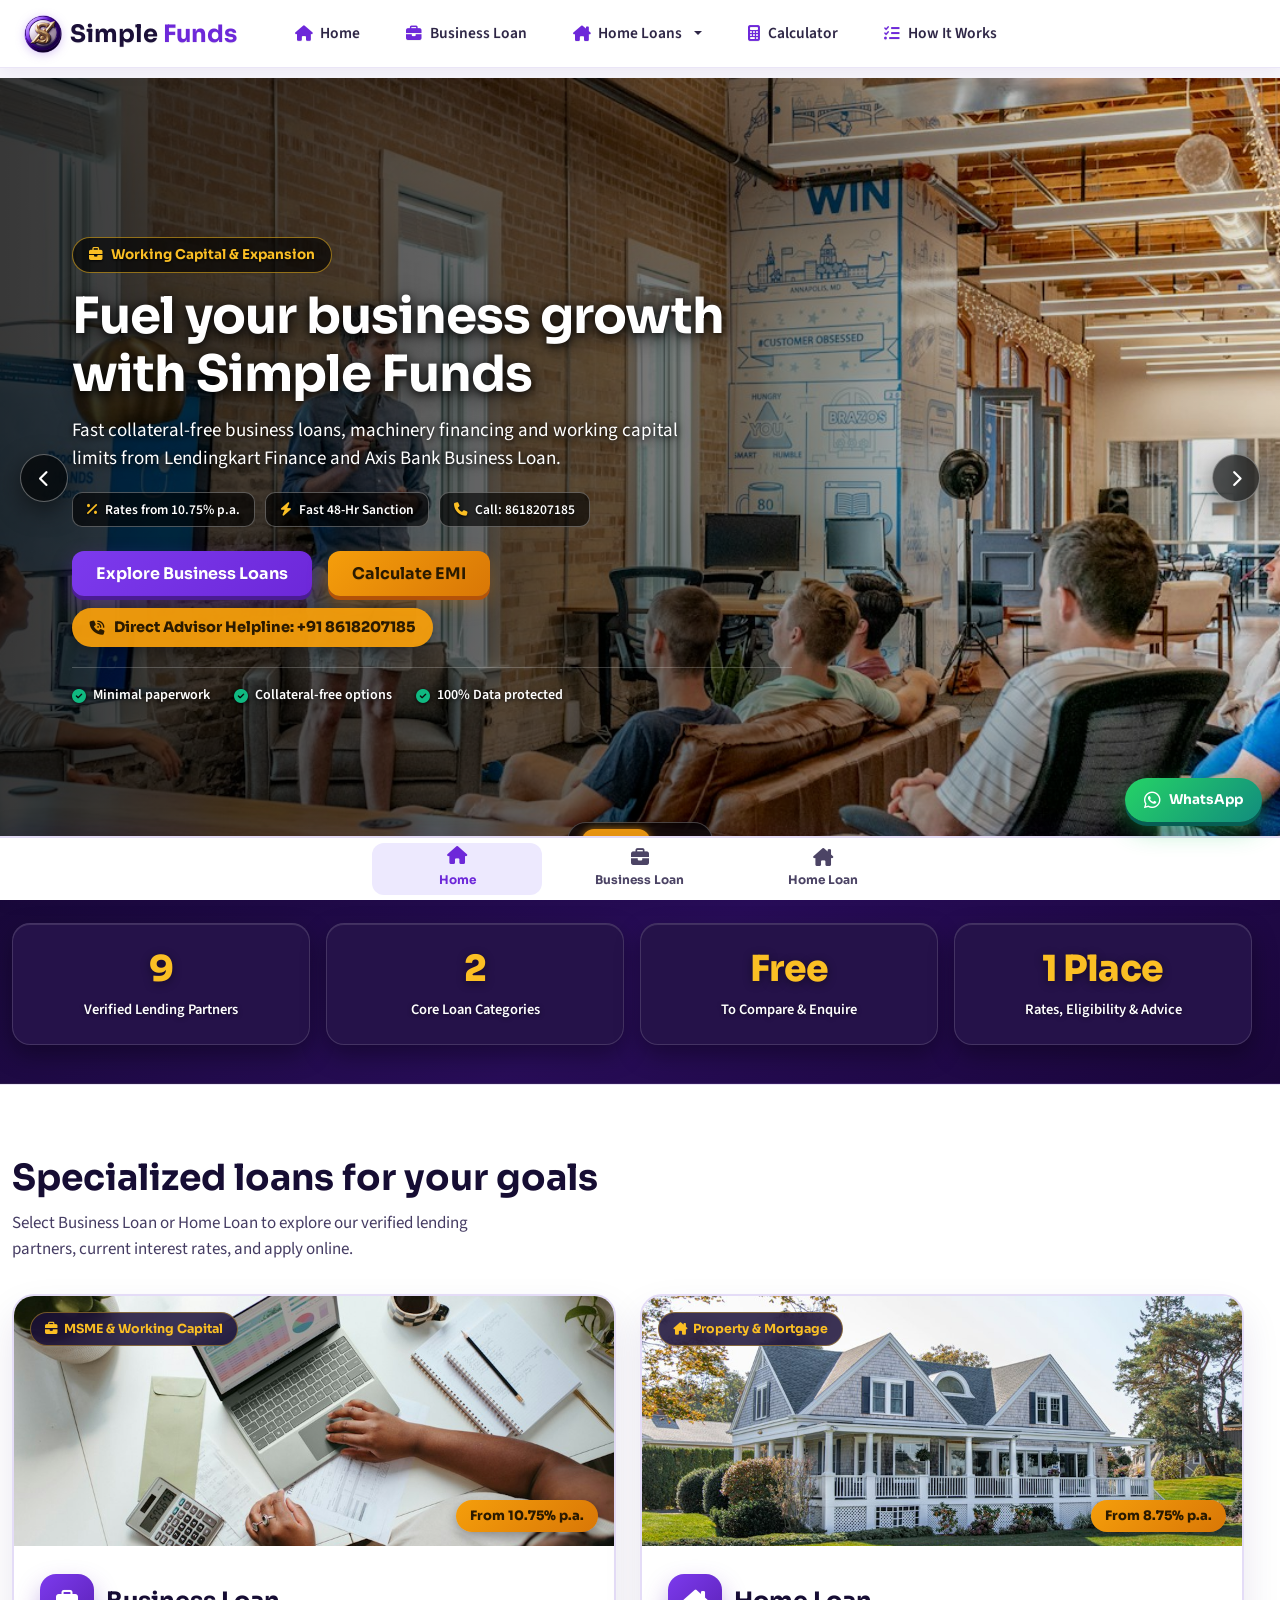
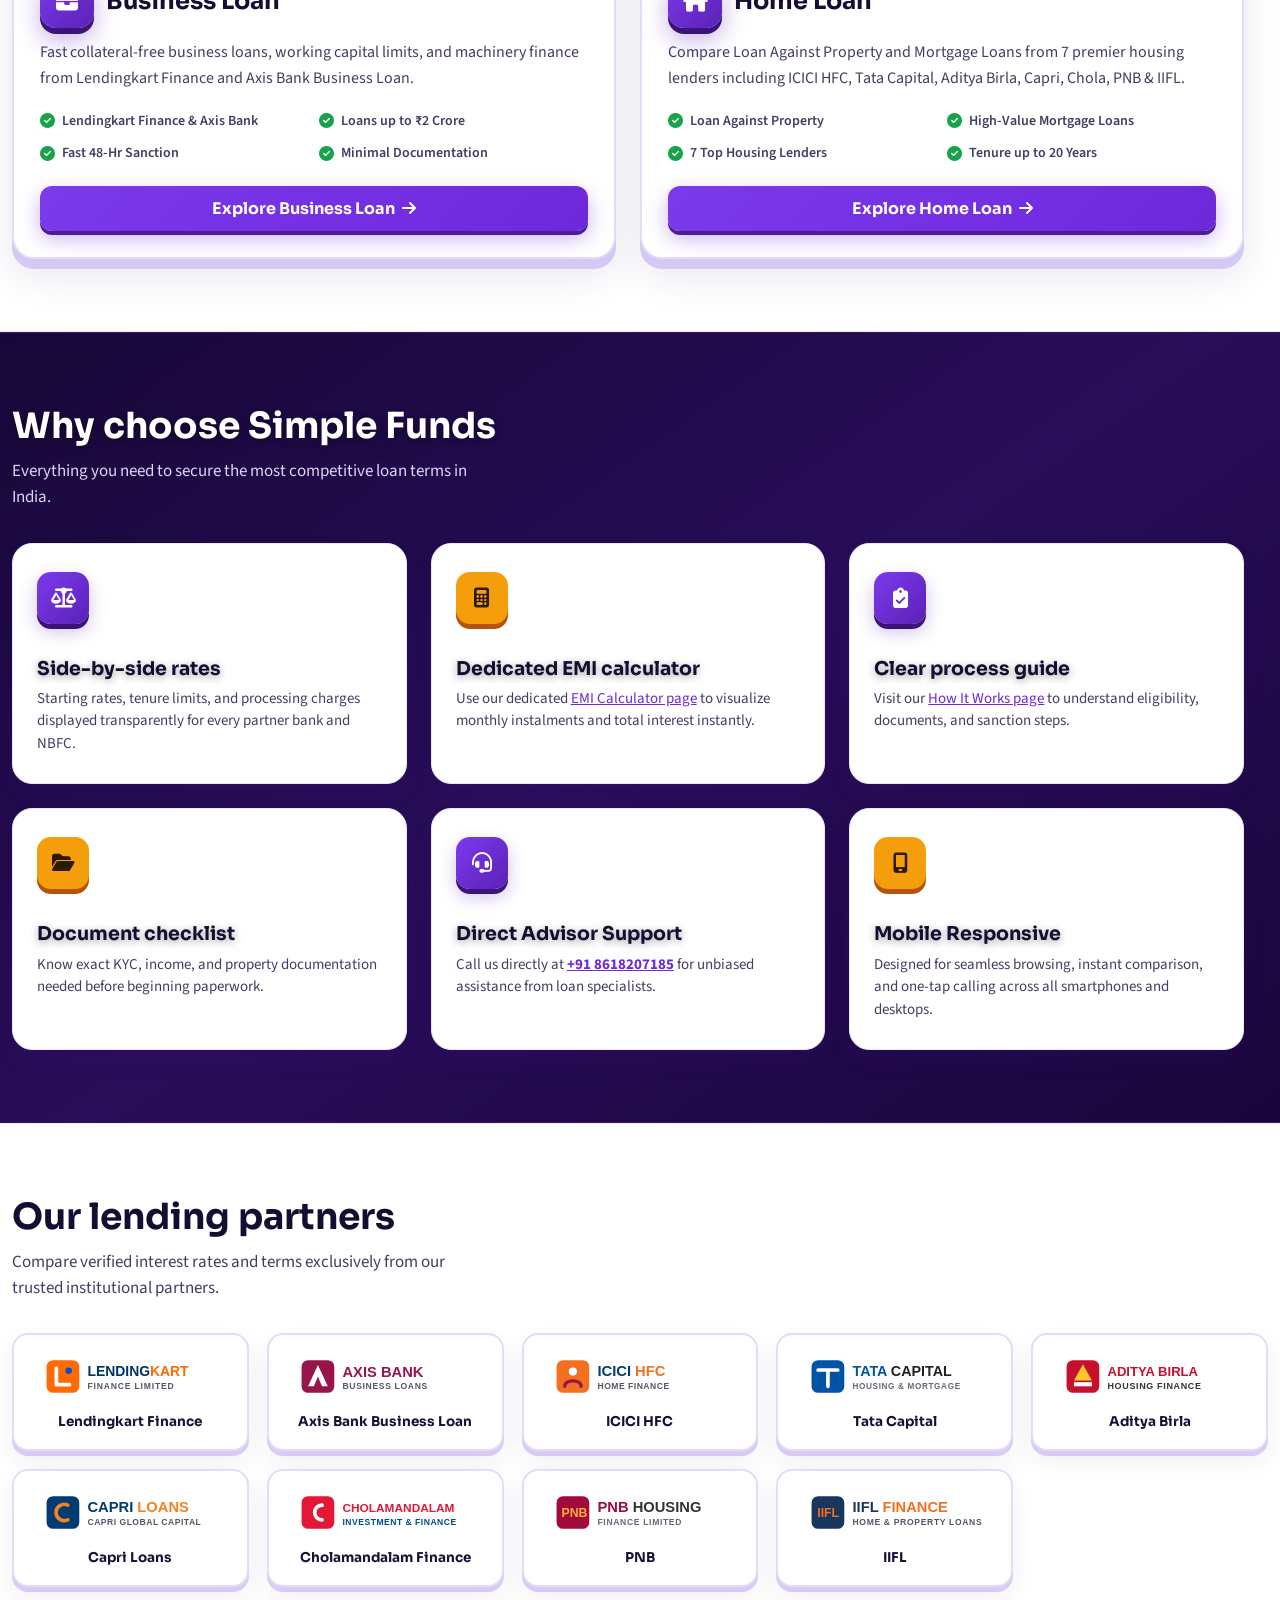
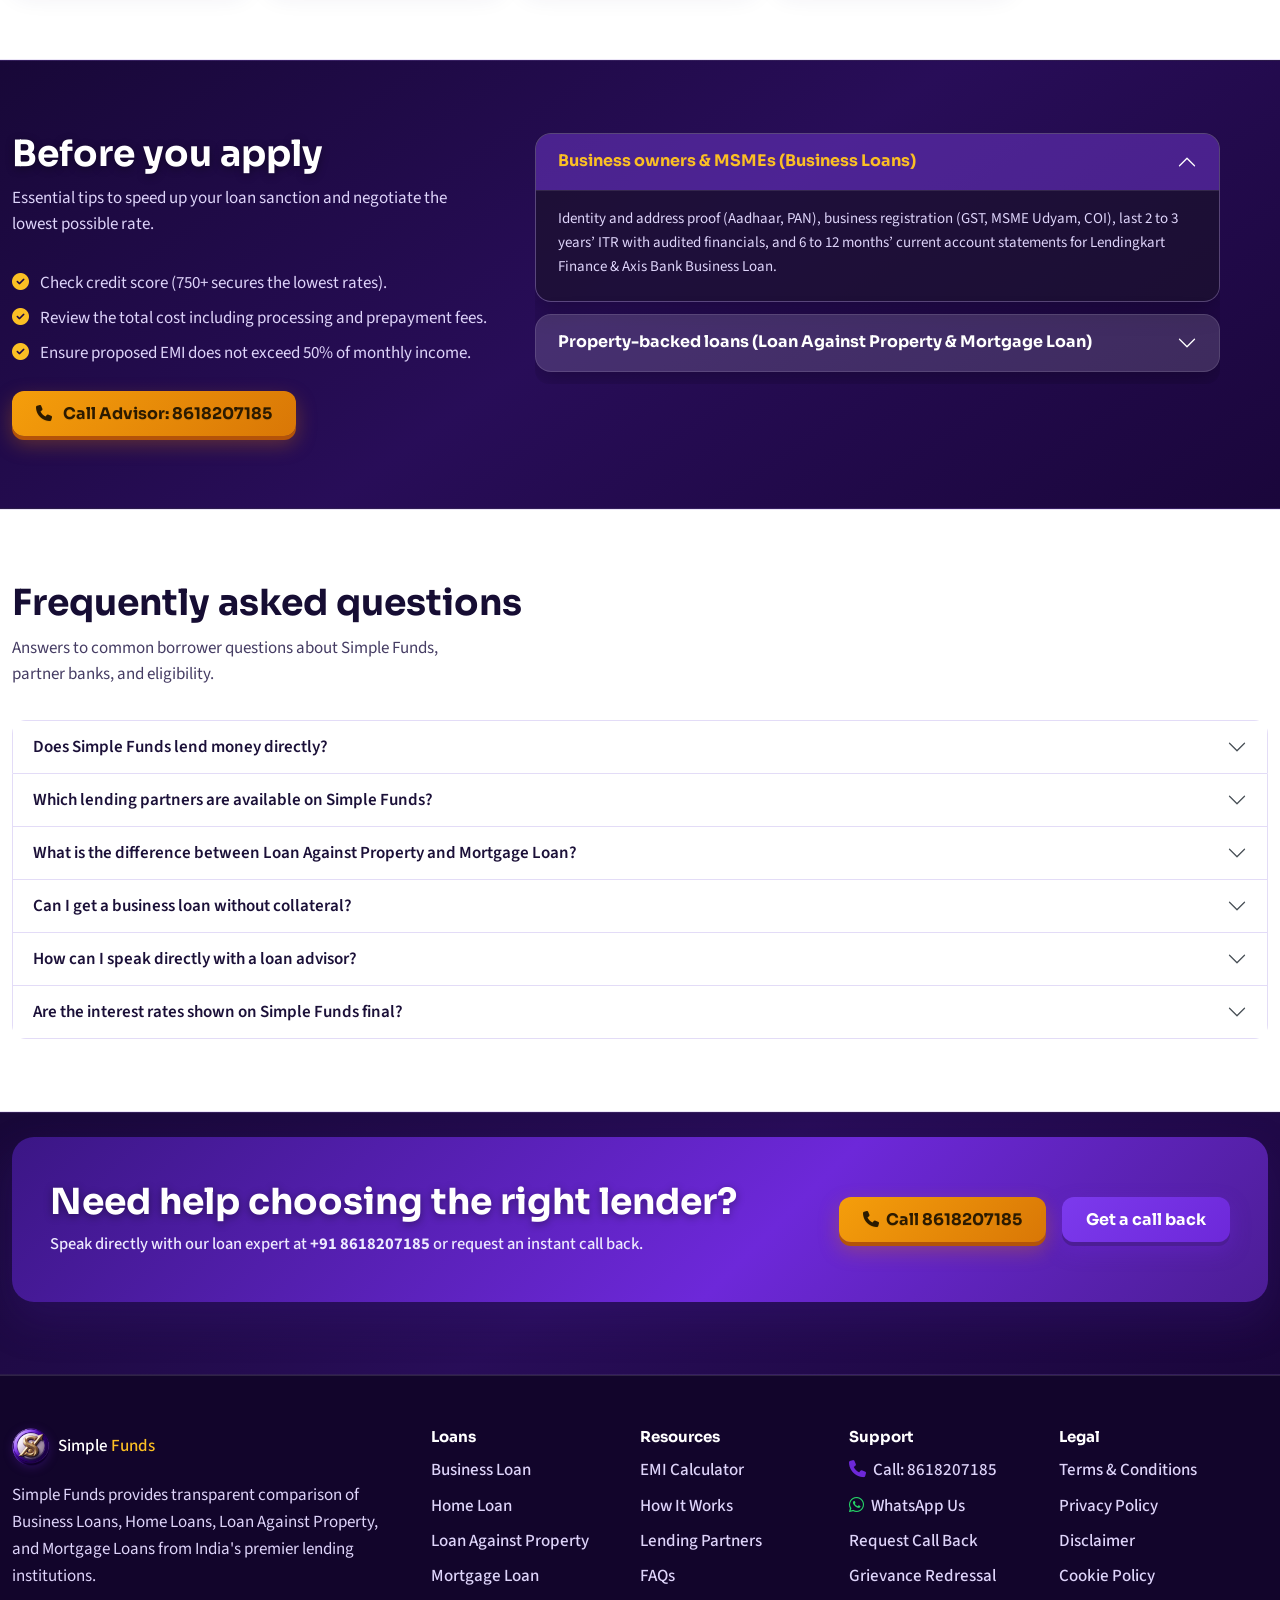
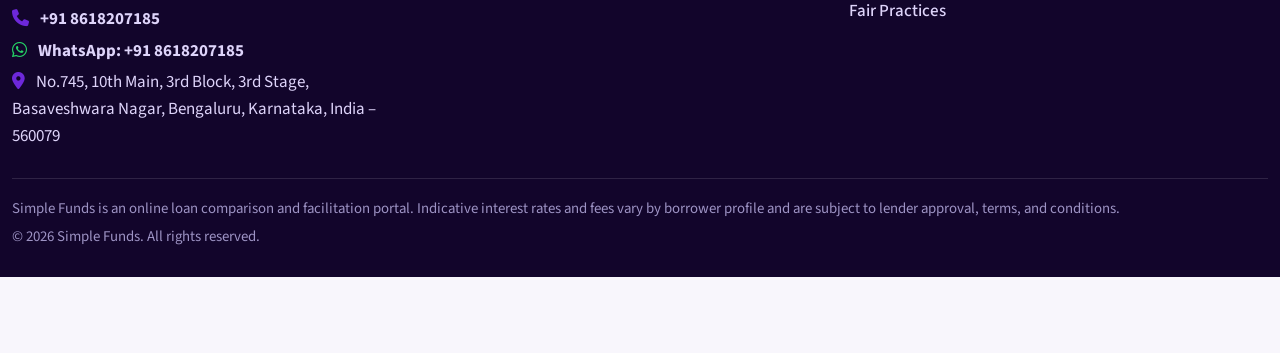
<file: index.html>
<!DOCTYPE html>
<html lang="en" data-bs-theme="light">

<head>
  <meta charset="utf-8">
  <meta name="viewport" content="width=device-width, initial-scale=1, viewport-fit=cover">
  <title>Simple Funds – Compare Business Loans &amp; Home Loans</title>
  <meta name="description"
    content="Simple Funds helps you compare Business Loans, Home Loans, Loan Against Property, and Mortgage Loans from India's top verified lenders. Call +91 8618207185.">
  <link rel="icon" href="assets/favicon.png" type="image/png">
  <link href="https://fonts.googleapis.com/css2?family=Sora:wght@500;600;700;800&family=Source+Sans+3:wght@400;600;700&display=swap"
    rel="stylesheet">
  <link rel="stylesheet" href="https://cdnjs.cloudflare.com/ajax/libs/font-awesome/6.5.1/css/all.min.css">
  <link href="css/bootstrap.min.css" rel="stylesheet">
  <link href="css/style.css" rel="stylesheet">
  <link href="css/carousel.css" rel="stylesheet">
  <link href="css/responsive.css" rel="stylesheet">
</head>

<body>
  <!-- Preloader -->
  <div class="sf-preloader" id="preloader" aria-label="Loading Simple Funds">
    <div class="sf-preloader-box">
      <div class="sf-preloader-ring-wrap">
        <div class="sf-preloader-ring"></div>
        <img src="assets/logo.png" alt="Simple Funds Logo" class="sf-preloader-logo">
      </div>
      <div class="sf-preloader-brand">Simple <span>Funds</span></div>
      <div class="sf-preloader-sub">Trusted Loan Partner</div>
    </div>
  </div>

  <!-- Fixed Top Navbar (No Login/Register Buttons, No Phone Number) -->
  <header>
    <nav class="navbar navbar-expand-xl qf-nav fixed-top" aria-label="Main">
      <div class="container-fluid">
        <a class="navbar-brand d-flex align-items-center gap-2" href="index.html">
          <img src="assets/logo.png" alt="Simple Funds Logo" class="brand-logo-img" width="40" height="40">
          <span class="wm">Simple <span class="b2">Funds</span></span>
        </a>
        <button class="navbar-toggler" type="button" data-bs-toggle="collapse" data-bs-target="#nav" aria-controls="nav"
          aria-expanded="false" aria-label="Toggle navigation"><span class="tg"></span></button>
        <div class="collapse navbar-collapse" id="nav">
          <ul class="navbar-nav me-auto mb-2 mb-xl-0" id="menu">
            <li class="nav-item">
              <a class="nav-link active" href="index.html"><i class="fa-solid fa-house"></i> Home</a>
            </li>
            <li class="nav-item">
              <a class="nav-link" href="business-loan.html"><i class="fa-solid fa-briefcase"></i> Business Loan</a>
            </li>
            <li class="nav-item dropdown">
              <a class="nav-link dropdown-toggle" href="home-loan.html" role="button" data-bs-toggle="dropdown" aria-expanded="false">
                <i class="fa-solid fa-house-chimney"></i> Home Loans
              </a>
              <ul class="dropdown-menu">
                <li><a class="dropdown-item" href="home-loan.html"><i class="fa-solid fa-house-chimney"></i> Home Loan Overview</a></li>
                <li><a class="dropdown-item" href="loan-against-property.html"><i class="fa-solid fa-landmark"></i> Loan Against Property</a></li>
                <li><a class="dropdown-item" href="mortgage-loan.html"><i class="fa-solid fa-file-contract"></i> Mortgage Loan</a></li>
              </ul>
            </li>
            <li class="nav-item">
              <a class="nav-link" href="calculator.html"><i class="fa-solid fa-calculator"></i> Calculator</a>
            </li>
            <li class="nav-item">
              <a class="nav-link" href="how-it-works.html"><i class="fa-solid fa-list-check"></i> How It Works</a>
            </li>
          </ul>
        </div>
      </div>
    </nav>
  </header>

  <!-- HOME VIEW -->
  <main id="view-home">
    <!-- SECTION 1: FULL-SECTION HERO CAROUSEL WITH DISTINCT PHOTOS & PHONE -->
    <section class="hero-full-section" id="heroSection">
      <div class="hero-carousel-container" id="heroCarousel">
        <!-- Slide 1: Business Loan -->
        <div class="hero-slide active" data-slide="0">
          <div class="hero-slide-bg" style="background-image: url('assets/hero-business-loan.jpg')"></div>
          <div class="hero-slide-overlay"></div>
          <div class="container hero-content-container">
            <div class="hero-direct-content">
              <span class="eyebrow"><i class="fa-solid fa-briefcase"></i> Working Capital &amp; Expansion</span>
              <h1 class="hero-title">Fuel your business growth with Simple Funds</h1>
              <p class="hero-lead">Fast collateral-free business loans, machinery financing and working capital limits from Lendingkart Finance and Axis Bank Business Loan.</p>
              <div class="hero-highlights">
                <span class="hl-chip"><i class="fa-solid fa-percent"></i> Rates from 10.75% p.a.</span>
                <span class="hl-chip"><i class="fa-solid fa-bolt"></i> Fast 48-Hr Sanction</span>
                <span class="hl-chip"><i class="fa-solid fa-phone"></i> Call: 8618207185</span>
              </div>
              <div class="d-flex flex-wrap gap-3 mt-4">
                <a class="btn btn-3d" href="business-loan.html">Explore Business Loans</a>
                <a class="btn btn-3d btn-alt" href="calculator.html">Calculate EMI</a>
              </div>
              <div>
                <a href="tel:8618207185" class="hero-phone-pill"><i class="fa-solid fa-phone-volume"></i> Direct Advisor Helpline: +91 8618207185</a>
              </div>
              <ul class="hero-ticks">
                <li><i class="fa-solid fa-circle-check"></i> Minimal paperwork</li>
                <li><i class="fa-solid fa-circle-check"></i> Collateral-free options</li>
                <li><i class="fa-solid fa-circle-check"></i> 100% Data protected</li>
              </ul>
            </div>
          </div>
        </div>

        <!-- Slide 2: Home Loan -->
        <div class="hero-slide" data-slide="1">
          <div class="hero-slide-bg" style="background-image: url('assets/hero-home-loan.jpg')"></div>
          <div class="hero-slide-overlay"></div>
          <div class="container hero-content-container">
            <div class="hero-direct-content">
              <span class="eyebrow"><i class="fa-solid fa-house-chimney"></i> Property &amp; Housing Finance</span>
              <h1 class="hero-title">Unlock the best property &amp; home loan rates</h1>
              <p class="hero-lead">Compare Loan Against Property and Mortgage Loans across 7 premier housing finance institutions with personalized advisor guidance.</p>
              <div class="hero-highlights">
                <span class="hl-chip"><i class="fa-solid fa-percent"></i> Rates from 8.75% p.a.</span>
                <span class="hl-chip"><i class="fa-solid fa-calendar"></i> Up to 20 Yrs Tenure</span>
                <span class="hl-chip"><i class="fa-solid fa-phone"></i> Helpdesk: 8618207185</span>
              </div>
              <div class="d-flex flex-wrap gap-3 mt-4">
                <a class="btn btn-3d" href="home-loan.html">Explore Home Loans</a>
                <a class="btn btn-3d btn-alt" href="calculator.html">Calculate EMI</a>
              </div>
              <div>
                <a href="tel:8618207185" class="hero-phone-pill"><i class="fa-solid fa-phone-volume"></i> Home Loan Desk: +91 8618207185</a>
              </div>
              <ul class="hero-ticks">
                <li><i class="fa-solid fa-circle-check"></i> Instant eligibility check</li>
                <li><i class="fa-solid fa-circle-check"></i> Zero hidden charges</li>
                <li><i class="fa-solid fa-circle-check"></i> Doorstep documentation</li>
              </ul>
            </div>
          </div>
        </div>

        <!-- Slide 3: Mortgage Loan -->
        <div class="hero-slide" data-slide="2">
          <div class="hero-slide-bg" style="background-image: url('assets/carousel-mortgage.jpg')"></div>
          <div class="hero-slide-overlay"></div>
          <div class="container hero-content-container">
            <div class="hero-direct-content">
              <span class="eyebrow"><i class="fa-solid fa-file-contract"></i> High-Value Funding</span>
              <h1 class="hero-title">Unlock high capital with property mortgage loans</h1>
              <p class="hero-lead">Leverage your residential or commercial property to secure large funds from ICICI HFC, Tata Capital, Aditya Birla, Capri, Chola, PNB &amp; IIFL.</p>
              <div class="hero-highlights">
                <span class="hl-chip"><i class="fa-solid fa-percent"></i> Rates from 8.75% p.a.</span>
                <span class="hl-chip"><i class="fa-solid fa-coins"></i> High Loan Amounts</span>
                <span class="hl-chip"><i class="fa-solid fa-phone"></i> 8618207185</span>
              </div>
              <div class="d-flex flex-wrap gap-3 mt-4">
                <a class="btn btn-3d" href="mortgage-loan.html">View Mortgage Rates</a>
                <a class="btn btn-3d btn-alt" href="calculator.html">Calculate EMI</a>
              </div>
              <div>
                <a href="tel:8618207185" class="hero-phone-pill"><i class="fa-solid fa-phone-volume"></i> Mortgage Specialist: +91 8618207185</a>
              </div>
              <ul class="hero-ticks">
                <li><i class="fa-solid fa-circle-check"></i> Continue owning your property</li>
                <li><i class="fa-solid fa-circle-check"></i> Lower EMI with long tenure</li>
                <li><i class="fa-solid fa-circle-check"></i> Quick valuation &amp; sanction</li>
              </ul>
            </div>
          </div>
        </div>

        <!-- Slide 4: Loan Against Property -->
        <div class="hero-slide" data-slide="3">
          <div class="hero-slide-bg" style="background-image: url('assets/carousel-property.jpg')"></div>
          <div class="hero-slide-overlay"></div>
          <div class="container hero-content-container">
            <div class="hero-direct-content">
              <span class="eyebrow"><i class="fa-solid fa-landmark"></i> Commercial &amp; Residential</span>
              <h1 class="hero-title">Loan against property at attractive interest rates</h1>
              <p class="hero-lead">Monetize your property's value without selling it. Enjoy high funding limits up to 70% LTV, flexible repayment, and fast processing.</p>
              <div class="hero-highlights">
                <span class="hl-chip"><i class="fa-solid fa-percent"></i> Rates from 8.75% p.a.</span>
                <span class="hl-chip"><i class="fa-solid fa-chart-line"></i> Up to 70% Property Value</span>
                <span class="hl-chip"><i class="fa-solid fa-phone"></i> 8618207185</span>
              </div>
              <div class="d-flex flex-wrap gap-3 mt-4">
                <a class="btn btn-3d" href="loan-against-property.html">Explore Loan Against Property</a>
                <a class="btn btn-3d btn-alt" href="calculator.html">Calculate EMI</a>
              </div>
              <div>
                <a href="tel:8618207185" class="hero-phone-pill"><i class="fa-solid fa-phone-volume"></i> Talk to LAP Expert: +91 8618207185</a>
              </div>
              <ul class="hero-ticks">
                <li><i class="fa-solid fa-circle-check"></i> For salaried &amp; business owners</li>
                <li><i class="fa-solid fa-circle-check"></i> Transparent fee structure</li>
                <li><i class="fa-solid fa-circle-check"></i> End-to-end advisor support</li>
              </ul>
            </div>
          </div>
        </div>
      </div>

      <!-- Carousel Navigation Controls -->
      <button class="hero-nav-btn hero-prev-btn" id="heroPrevBtn" aria-label="Previous Slide">
        <i class="fa-solid fa-chevron-left"></i>
      </button>
      <button class="hero-nav-btn hero-next-btn" id="heroNextBtn" aria-label="Next Slide">
        <i class="fa-solid fa-chevron-right"></i>
      </button>

      <!-- Carousel Indicators -->
      <div class="hero-indicators" id="heroIndicators">
        <button class="hero-ind active" data-slide="0" aria-label="Slide 1: Business Loans"><span>Business</span></button>
        <button class="hero-ind" data-slide="1" aria-label="Slide 2: Home Loans"><span>Home</span></button>
        <button class="hero-ind" data-slide="2" aria-label="Slide 3: Mortgage Loans"><span>Mortgage</span></button>
        <button class="hero-ind" data-slide="3" aria-label="Slide 4: Loan Against Property"><span>Property</span></button>
      </div>
    </section>

    <!-- SECTION 2: FACTS -->
    <section class="facts sec-purple sec-relative">
      <div class="container position-relative" style="z-index: 1;">
        <div class="row g-3 text-center" id="facts">
          <div class="col-6 col-lg-3">
            <div class="fact tilt">
              <strong>9</strong>
              <span>Verified Lending Partners</span>
            </div>
          </div>
          <div class="col-6 col-lg-3">
            <div class="fact tilt">
              <strong>2</strong>
              <span>Core Loan Categories</span>
            </div>
          </div>
          <div class="col-6 col-lg-3">
            <div class="fact tilt">
              <strong>Free</strong>
              <span>To Compare &amp; Enquire</span>
            </div>
          </div>
          <div class="col-6 col-lg-3">
            <div class="fact tilt">
              <strong>1 Place</strong>
              <span>Rates, Eligibility &amp; Advice</span>
            </div>
          </div>
        </div>
      </div>
    </section>

    <!-- SECTION 3: SPECIALIZED LOANS FOR YOUR GOALS (ONLY 2 CARDS WITH PICTURE: BUSINESS LOAN & HOME LOAN) -->
    <section class="py-section sec-white sec-relative" id="loans">
      <div class="container position-relative" style="z-index: 1;">
        <h2>Specialized loans for your goals</h2>
        <p class="sub">Select Business Loan or Home Loan to explore our verified lending partners, current interest rates, and apply online.</p>
        <div class="row g-4" id="cards">
          <!-- Card 1: Business Loan with Picture -->
          <div class="col-md-6">
            <a class="loan-pic-card tilt" href="business-loan.html">
              <div class="loan-pic-wrap">
                <img src="assets/card-business-loan.jpg" alt="Business Loan">
                <span class="loan-pic-badge"><i class="fa-solid fa-briefcase"></i> MSME &amp; Working Capital</span>
                <span class="loan-pic-rate-pill">From 10.75% p.a.</span>
              </div>
              <div class="loan-pic-body">
                <div class="loan-pic-title">
                  <span class="ico3d"><i class="fa-solid fa-briefcase"></i></span>
                  <h3>Business Loan</h3>
                </div>
                <p class="loan-pic-desc">Fast collateral-free business loans, working capital limits, and machinery finance from Lendingkart Finance and Axis Bank Business Loan.</p>
                <ul class="loan-pic-points">
                  <li><i class="fa-solid fa-circle-check"></i> Lendingkart Finance</li>
                  <li><i class="fa-solid fa-circle-check"></i> Axis Bank Business Loan</li>
                  <li><i class="fa-solid fa-circle-check"></i> Fast 48-Hr Sanction</li>
                  <li><i class="fa-solid fa-circle-check"></i> Minimal Documentation</li>
                </ul>
                <div class="loan-pic-Action">
                  <span class="btn btn-3d w-100">Explore Business Loan <i class="fa-solid fa-arrow-right ms-1"></i></span>
                </div>
              </div>
            </a>
          </div>

          <!-- Card 2: Home Loan with Picture -->
          <div class="col-md-6">
            <a class="loan-pic-card tilt" href="home-loan.html">
              <div class="loan-pic-wrap">
                <img src="assets/card-home-loan.jpg" alt="Home Loan">
                <span class="loan-pic-badge"><i class="fa-solid fa-house-chimney"></i> Property &amp; Mortgage</span>
                <span class="loan-pic-rate-pill">From 8.75% p.a.</span>
              </div>
              <div class="loan-pic-body">
                <div class="loan-pic-title">
                  <span class="ico3d"><i class="fa-solid fa-house-chimney"></i></span>
                  <h3>Home Loan</h3>
                </div>
                <p class="loan-pic-desc">Click to explore Loan Against Property and Mortgage Loans from 7 premier housing lenders: ICICI HFC, Tata Capital, Aditya Birla, Capri, Chola, PNB &amp; IIFL.</p>
                <ul class="loan-pic-points">
                  <li><i class="fa-solid fa-circle-check"></i> Loan Against Property</li>
                  <li><i class="fa-solid fa-circle-check"></i> Mortgage Loan</li>
                  <li><i class="fa-solid fa-circle-check"></i> 7 Top Housing Lenders</li>
                  <li><i class="fa-solid fa-circle-check"></i> Tenure up to 20 Years</li>
                </ul>
                <div class="loan-pic-Action">
                  <span class="btn btn-3d w-100">Explore Home Loan <i class="fa-solid fa-arrow-right ms-1"></i></span>
                </div>
              </div>
            </a>
          </div>
        </div>
      </div>
    </section>

    <!-- SECTION 4: WHY CHOOSE SIMPLE FUNDS (FEATURES) -->
    <section class="py-section sec-purple sec-relative" id="features">
      <div class="container position-relative" style="z-index: 1;">
        <h2>Why choose Simple Funds</h2>
        <p class="sub">Everything you need to secure the most competitive loan terms in India.</p>
        <div class="row g-4 alt-ico">
          <div class="col-md-6 col-lg-4">
            <div class="feat tilt"><span class="ico3d"><i class="fa-solid fa-scale-balanced"></i></span>
              <h3>Side-by-side rates</h3>
              <p>Starting rates, tenure limits, and processing charges displayed transparently for every partner bank and NBFC.</p>
            </div>
          </div>
          <div class="col-md-6 col-lg-4">
            <div class="feat tilt"><span class="ico3d"><i class="fa-solid fa-calculator"></i></span>
              <h3>Dedicated EMI calculator</h3>
              <p>Use our dedicated <a href="calculator.html">EMI Calculator page</a> to visualize monthly instalments and total interest instantly.</p>
            </div>
          </div>
          <div class="col-md-6 col-lg-4">
            <div class="feat tilt"><span class="ico3d"><i class="fa-solid fa-clipboard-check"></i></span>
              <h3>Clear process guide</h3>
              <p>Visit our <a href="how-it-works.html">How It Works page</a> to understand eligibility, documents, and sanction steps.</p>
            </div>
          </div>
          <div class="col-md-6 col-lg-4">
            <div class="feat tilt"><span class="ico3d"><i class="fa-solid fa-folder-open"></i></span>
              <h3>Document checklist</h3>
              <p>Know exact KYC, income, and property documentation needed before beginning paperwork.</p>
            </div>
          </div>
          <div class="col-md-6 col-lg-4">
            <div class="feat tilt"><span class="ico3d"><i class="fa-solid fa-headset"></i></span>
              <h3>Direct Advisor Support</h3>
              <p>Call us directly at <strong><a href="tel:8618207185">+91 8618207185</a></strong> for unbiased assistance from loan specialists.</p>
            </div>
          </div>
          <div class="col-md-6 col-lg-4">
            <div class="feat tilt"><span class="ico3d"><i class="fa-solid fa-mobile-screen"></i></span>
              <h3>Mobile Responsive</h3>
              <p>Designed for seamless browsing, instant comparison, and one-tap calling across all smartphones and desktops.</p>
            </div>
          </div>
        </div>
      </div>
    </section>

    <!-- SECTION 5: OUR LENDING PARTNERS (ONLY THE LISTED BANKS) -->
    <section class="py-section sec-white sec-relative" id="partners">
      <div class="container position-relative" style="z-index: 1;">
        <h2>Our lending partners</h2>
        <p class="sub">Compare verified interest rates and terms exclusively from our trusted institutional partners.</p>
        <div class="partners-logo-grid" id="partnerList">
          <a href="business-loan.html" class="partner-logo-card tilt">
            <img src="assets/lenders/lendingkart.svg" alt="Lendingkart Finance Logo">
            <span>Lendingkart Finance</span>
          </a>
          <a href="business-loan.html" class="partner-logo-card tilt">
            <img src="assets/lenders/axis-bank.svg" alt="Axis Bank Business Loan Logo">
            <span>Axis Bank Business Loan</span>
          </a>
          <a href="loan-against-property.html" class="partner-logo-card tilt">
            <img src="assets/lenders/icici-hfc.svg" alt="ICICI HFC Logo">
            <span>ICICI HFC</span>
          </a>
          <a href="loan-against-property.html" class="partner-logo-card tilt">
            <img src="assets/lenders/tata-capital.svg" alt="Tata Capital Logo">
            <span>Tata Capital</span>
          </a>
          <a href="loan-against-property.html" class="partner-logo-card tilt">
            <img src="assets/lenders/aditya-birla.svg" alt="Aditya Birla Logo">
            <span>Aditya Birla</span>
          </a>
          <a href="loan-against-property.html" class="partner-logo-card tilt">
            <img src="assets/lenders/capri-loans.svg" alt="Capri Loans Logo">
            <span>Capri Loans</span>
          </a>
          <a href="loan-against-property.html" class="partner-logo-card tilt">
            <img src="assets/lenders/chola.svg" alt="Cholamandalam Finance Logo">
            <span>Cholamandalam Finance</span>
          </a>
          <a href="loan-against-property.html" class="partner-logo-card tilt">
            <img src="assets/lenders/pnb.svg" alt="PNB Housing Finance Logo">
            <span>PNB</span>
          </a>
          <a href="loan-against-property.html" class="partner-logo-card tilt">
            <img src="assets/lenders/iifl.svg" alt="IIFL Finance Logo">
            <span>IIFL</span>
          </a>
        </div>
      </div>
    </section>

    <!-- SECTION 6: BEFORE YOU APPLY -->
    <section class="py-section sec-purple sec-relative" id="guide">
      <div class="container position-relative" style="z-index: 1;">
        <div class="row g-5">
          <div class="col-lg-5">
            <h2>Before you apply</h2>
            <p class="sub">Essential tips to speed up your loan sanction and negotiate the lowest possible rate.</p>
            <ul class="ticks">
              <li><i class="fa-solid fa-circle-check"></i> Check credit score (750+ secures the lowest rates).</li>
              <li><i class="fa-solid fa-circle-check"></i> Review the total cost including processing and prepayment fees.</li>
              <li><i class="fa-solid fa-circle-check"></i> Ensure proposed EMI does not exceed 50% of monthly income.</li>
            </ul>
            <div class="mt-4">
              <a href="tel:8618207185" class="btn btn-3d btn-alt"><i class="fa-solid fa-phone me-2"></i> Call Advisor: 8618207185</a>
            </div>
          </div>
          <div class="col-lg-7">
            <div class="accordion" id="docs">
              <div class="accordion-item tilt">
                <h3 class="accordion-header"><button class="accordion-button" type="button" data-bs-toggle="collapse"
                    data-bs-target="#d1" aria-expanded="true" aria-controls="d1">Business owners &amp; MSMEs (Business Loans)</button></h3>
                <div id="d1" class="accordion-collapse collapse show" data-bs-parent="#docs">
                  <div class="accordion-body">Identity and address proof (Aadhaar, PAN), business registration (GST, MSME Udyam, COI), last
                    2 to 3 years’ ITR with audited financials, and 6 to 12 months’ current account statements for Lendingkart Finance &amp; Axis Bank Business Loan.</div>
                </div>
              </div>
              <div class="accordion-item tilt">
                <h3 class="accordion-header"><button class="accordion-button collapsed" type="button"
                    data-bs-toggle="collapse" data-bs-target="#d2" aria-expanded="false"
                    aria-controls="d2">Property-backed loans (Loan Against Property &amp; Mortgage Loan)</button></h3>
                <div id="d2" class="accordion-collapse collapse" data-bs-parent="#docs">
                  <div class="accordion-body">Registered title deed, chain of prior deeds, approved building plan, latest property
                    tax receipts, and encumbrance certificate, along with income and KYC proofs for ICICI HFC, Tata Capital, Aditya Birla, Capri Loans, Cholamandalam Finance, PNB, and IIFL.</div>
                </div>
              </div>
            </div>
          </div>
        </div>
      </div>
    </section>

    <!-- SECTION 7: FAQ -->
    <section class="py-section sec-white sec-relative" id="faq">
      <div class="container position-relative" style="z-index: 1;">
        <h2>Frequently asked questions</h2>
        <p class="sub">Answers to common borrower questions about Simple Funds, partner banks, and eligibility.</p>
        <div class="accordion" id="faqs"></div>
      </div>
    </section>

    <!-- SECTION 8: CTA -->
    <section class="cta sec-purple sec-relative">
      <div class="container position-relative" style="z-index: 1;">
        <div class="cta-in tilt">
          <div>
            <h2>Need help choosing the right lender?</h2>
            <p>Speak directly with our loan expert at <strong>+91 8618207185</strong> or request an instant call back.</p>
          </div>
          <div class="d-flex flex-wrap gap-3">
            <a class="btn btn-3d btn-alt" href="tel:8618207185"><i class="fa-solid fa-phone me-1"></i> Call 8618207185</a>
            <button class="btn btn-3d" type="button" data-apply>Get a call back</button>
          </div>
        </div>
      </div>
    </section>
  </main>

  <!-- FOOTER -->
  <footer class="qf-foot sec-purple-foot">
    <div class="container">
      <div class="row g-4">
        <div class="col-lg-4">
          <a class="navbar-brand d-flex align-items-center gap-2" href="index.html">
            <img src="assets/logo.png" alt="Simple Funds Logo" class="brand-logo-img" width="40" height="40">
            <span class="wm">Simple <span class="b2">Funds</span></span>
          </a>
          <p class="mt-3">Simple Funds provides transparent comparison of Business Loans, Home Loans, Loan Against Property, and Mortgage Loans from India's premier lending institutions.</p>
          <p class="mb-1"><i class="fa-solid fa-phone me-2"></i> <a href="tel:8618207185" class="text-decoration-none fw-bold">+91 8618207185</a></p>
          <p class="mb-1"><i class="fa-brands fa-whatsapp me-2" style="color: #25D366;"></i> <a href="https://wa.me/918618207185" target="_blank" rel="noopener noreferrer" class="text-decoration-none fw-bold">WhatsApp: +91 8618207185</a></p>
          <p class="mb-0"><i class="fa-solid fa-location-dot me-2"></i> No.745, 10th Main, 3rd Block, 3rd Stage, Basaveshwara Nagar, Bengaluru, Karnataka, India – 560079</p>
        </div>
        <div class="col-6 col-lg-2">
          <h3>Loans</h3>
          <ul>
            <li><a href="business-loan.html">Business Loan</a></li>
            <li><a href="home-loan.html">Home Loan</a></li>
            <li><a href="loan-against-property.html">Loan Against Property</a></li>
            <li><a href="mortgage-loan.html">Mortgage Loan</a></li>
          </ul>
        </div>
        <div class="col-6 col-lg-2">
          <h3>Resources</h3>
          <ul>
            <li><a href="calculator.html">EMI Calculator</a></li>
            <li><a href="how-it-works.html">How It Works</a></li>
            <li><a href="#partners">Lending Partners</a></li>
            <li><a href="#faq">FAQs</a></li>
          </ul>
        </div>
        <div class="col-6 col-lg-2">
          <h3>Support</h3>
          <ul>
            <li><a href="tel:8618207185"><i class="fa-solid fa-phone me-1"></i> Call: 8618207185</a></li>
            <li><a href="https://wa.me/918618207185" target="_blank" rel="noopener noreferrer"><i class="fa-brands fa-whatsapp me-1" style="color: #25D366;"></i> WhatsApp Us</a></li>
            <li><button data-apply>Request Call Back</button></li>
            <li><button data-legal="grievance">Grievance Redressal</button></li>
            <li><button data-legal="fair">Fair Practices</button></li>
          </ul>
        </div>
        <div class="col-6 col-lg-2">
          <h3>Legal</h3>
          <ul>
            <li><button data-legal="terms">Terms &amp; Conditions</button></li>
            <li><button data-legal="privacy">Privacy Policy</button></li>
            <li><button data-legal="disclaimer">Disclaimer</button></li>
            <li><button data-legal="cookies">Cookie Policy</button></li>
          </ul>
        </div>
      </div>
      <hr>
      <p class="small mb-1">Simple Funds is an online loan comparison and facilitation portal. Indicative interest rates and fees vary by borrower profile and are subject to lender approval, terms, and conditions.</p>
      <p class="small mb-0">© <span id="yr">2026</span> Simple Funds. All rights reserved.</p>
    </div>
  </footer>

  <!-- Floating Sticky WhatsApp Button (Bottom Right) -->
  <a href="https://wa.me/918618207185" class="floating-whatsapp-btn" aria-label="Chat on WhatsApp" id="stickyWhatsAppBtn" target="_blank" rel="noopener noreferrer">
    <i class="fa-brands fa-whatsapp"></i>
    <span>WhatsApp</span>
  </a>

  <!-- Sticky Bottom Navigation Bar (Only Home, Business Loan, Home Loan) -->
  <nav class="sticky-bottom-bar" aria-label="Bottom Navigation">
    <div class="container">
      <a href="index.html" class="bottom-tab active" id="tabHome">
        <i class="fa-solid fa-house"></i>
        <span>Home</span>
      </a>
      <a href="business-loan.html" class="bottom-tab" id="tabBusiness">
        <i class="fa-solid fa-briefcase"></i>
        <span>Business Loan</span>
      </a>
      <a href="home-loan.html" class="bottom-tab" id="tabHomeLoan">
        <i class="fa-solid fa-house-chimney"></i>
        <span>Home Loan</span>
      </a>
    </div>
  </nav>

  <!-- Modals -->
  <div class="modal fade" id="applyModal" tabindex="-1" aria-labelledby="applyTitle" aria-hidden="true">
    <div class="modal-dialog modal-dialog-centered">
      <div class="modal-content">
        <div class="modal-header">
          <h2 class="modal-title" id="applyTitle">Apply / Get a Call Back</h2>
          <button type="button" class="btn-close" data-bs-dismiss="modal" aria-label="Close"></button>
        </div>
        <form id="form" class="modal-body row g-3">
          <div class="col-12">
            <div class="p-2 rounded bg-light border d-flex align-items-center justify-content-between">
              <span class="small fw-semibold">Instant Helpline:</span>
              <a href="tel:8618207185" class="fw-bold text-decoration-none"><i class="fa-solid fa-phone me-1"></i> +91 8618207185</a>
            </div>
          </div>
          <div class="col-md-6"><label class="form-label" for="f-name">Full name</label><input id="f-name" name="name"
              class="form-control" required autocomplete="name"></div>
          <div class="col-md-6"><label class="form-label" for="f-phone">Mobile number</label><input id="f-phone"
              name="phone" class="form-control" required inputmode="tel" pattern="[0-9+ ]{10,14}" autocomplete="tel">
          </div>
          <div class="col-md-6"><label class="form-label" for="f-type">Loan type</label>
            <select id="f-type" name="type" class="form-select">
              <option value="Business Loan">Business Loan</option>
              <option value="Home Loan">Home Loan</option>
              <option value="Loan Against Property">Loan Against Property</option>
              <option value="Mortgage Loan">Mortgage Loan</option>
            </select>
          </div>
          <div class="col-md-6"><label class="form-label" for="f-lender">Preferred lender</label><input
              id="f-lender" name="lender" class="form-control" placeholder="e.g. Axis Bank, ICICI HFC"></div>
          <div class="col-md-6"><label class="form-label" for="f-amt">Amount needed (₹)</label><input id="f-amt"
              name="amount" class="form-control" required inputmode="numeric"></div>
          <div class="col-md-6"><label class="form-label" for="f-city">City</label><input id="f-city" name="city"
              class="form-control" autocomplete="address-level2"></div>
          <div class="col-12"><button class="btn btn-3d w-100" type="submit">Submit Application Request</button></div>
        </form>
      </div>
    </div>
  </div>

  <div class="modal fade" id="legalModal" tabindex="-1" aria-labelledby="legalTitle" aria-hidden="true">
    <div class="modal-dialog modal-dialog-centered modal-dialog-scrollable modal-lg">
      <div class="modal-content">
        <div class="modal-header">
          <h2 class="modal-title" id="legalTitle"></h2><button type="button" class="btn-close" data-bs-dismiss="modal"
            aria-label="Close"></button>
        </div>
        <div class="modal-body" id="legalBody"></div>
      </div>
    </div>
  </div>

  <!-- Scripts -->
  <script src="https://cdnjs.cloudflare.com/ajax/libs/bootstrap/5.3.2/js/bootstrap.bundle.min.js"></script>
  <script src="js/carousel.js"></script>
  <script src="js/app.js"></script>
</body>

</html>
</file>
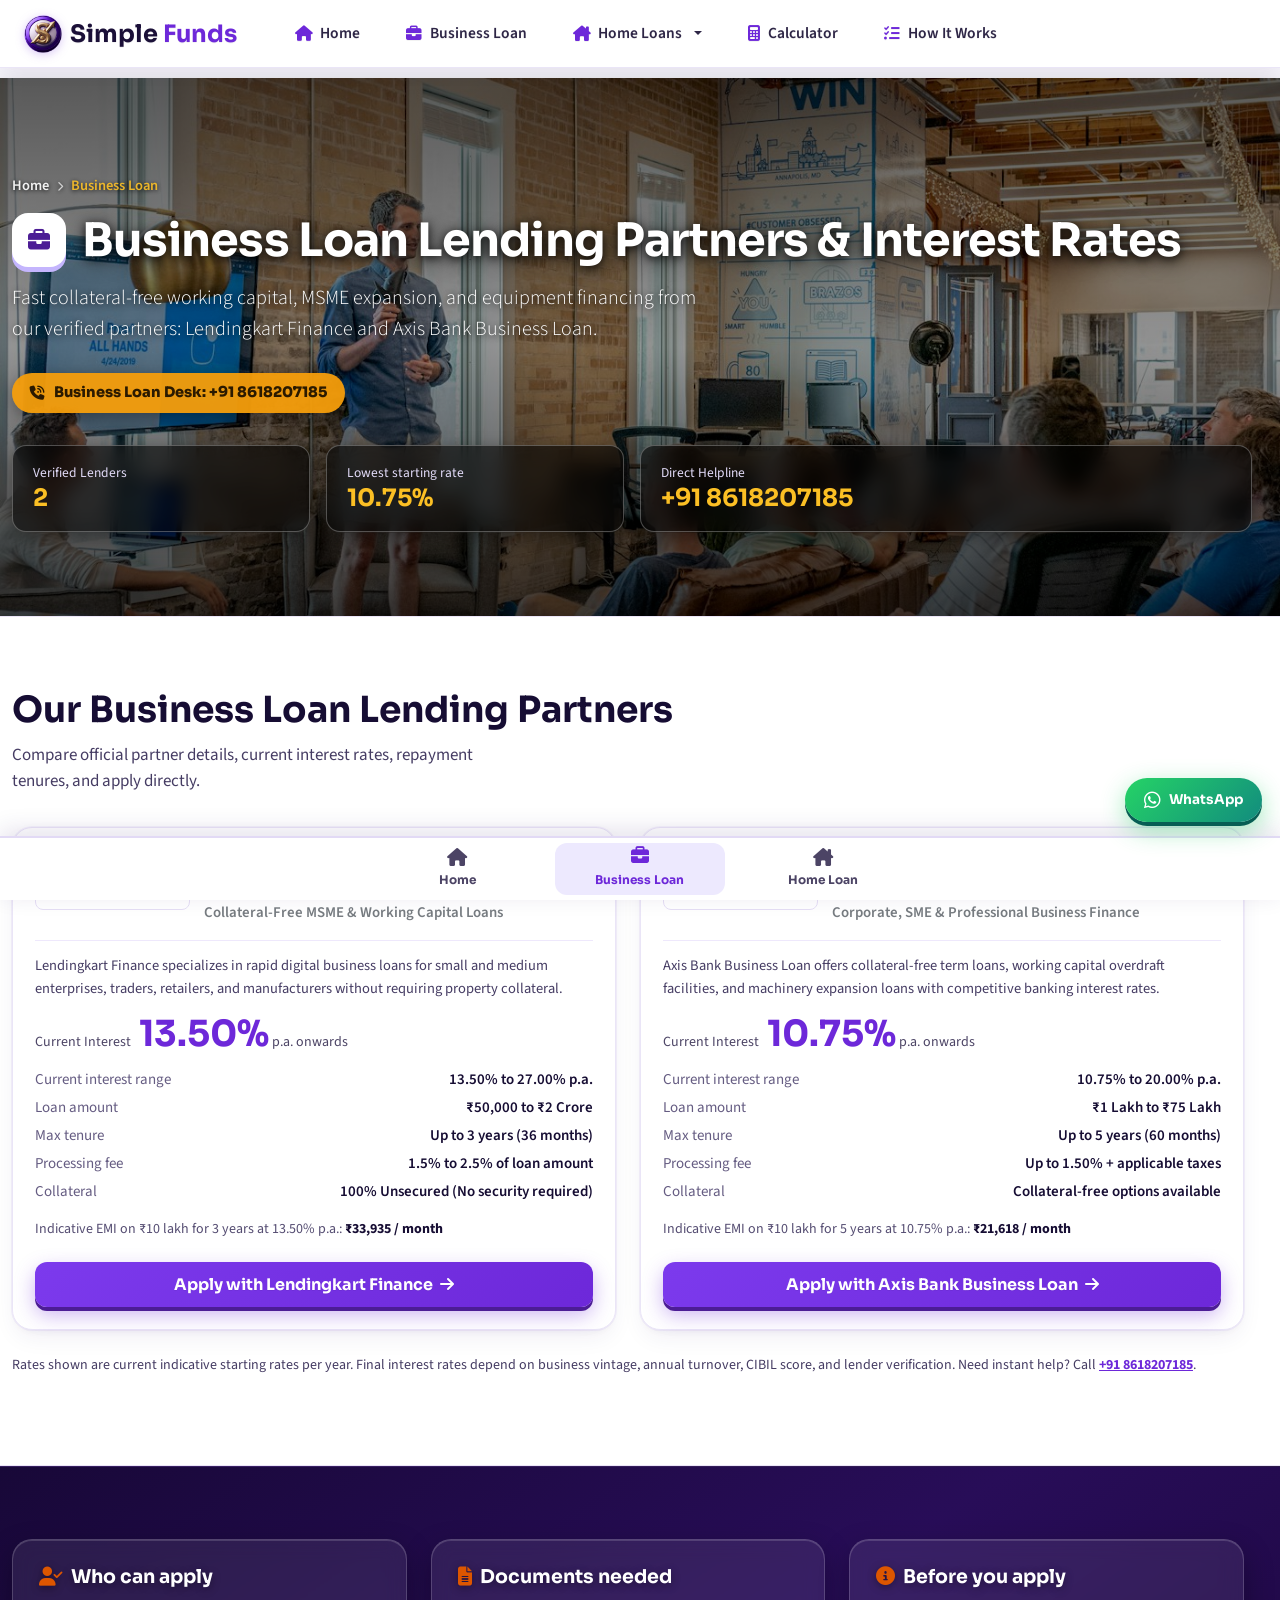
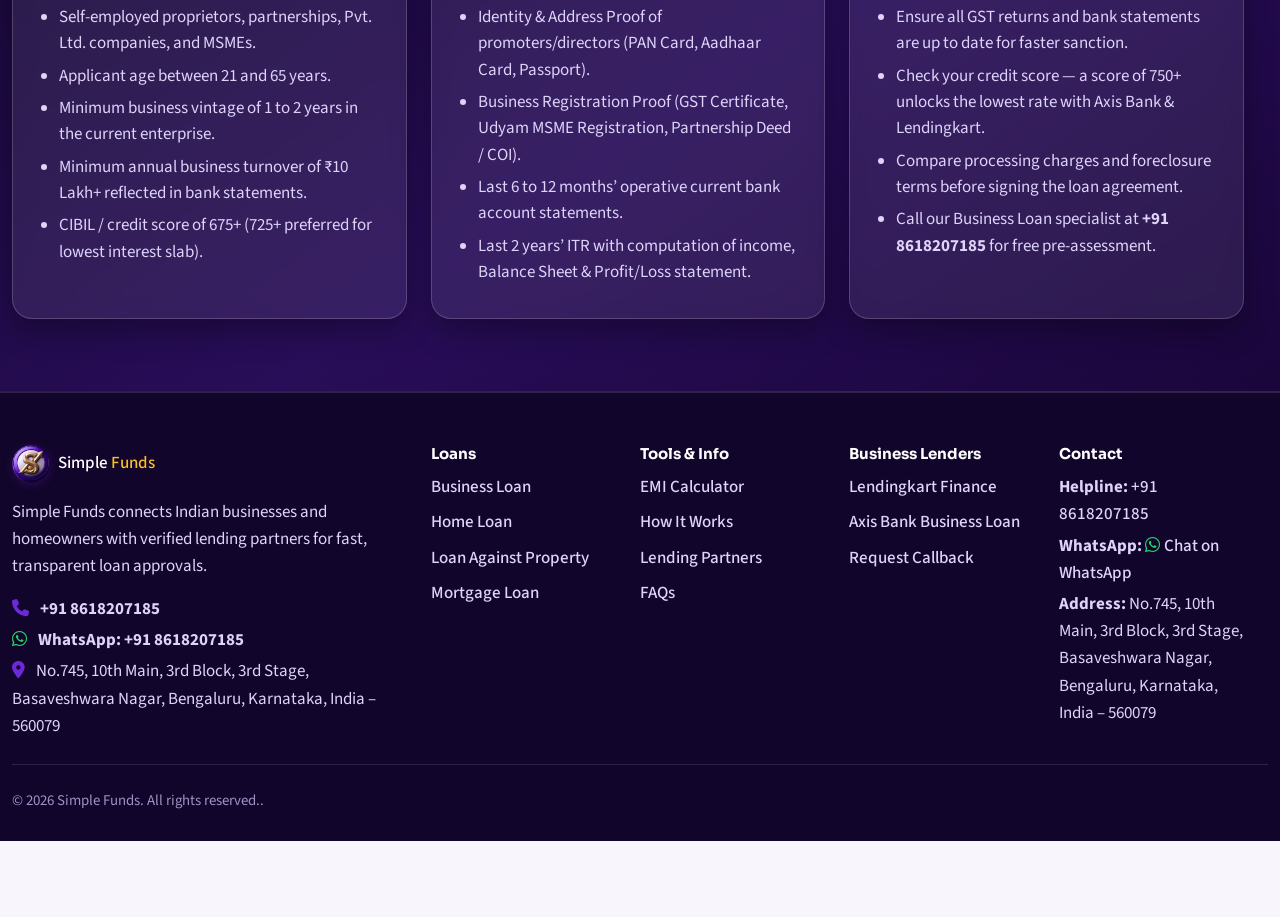
<file: business-loan.html>
<!DOCTYPE html>
<html lang="en" data-bs-theme="light">

<head>
  <meta charset="utf-8">
  <meta name="viewport" content="width=device-width, initial-scale=1, viewport-fit=cover">
  <title>Business Loan Interest Rates – Lendingkart Finance &amp; Axis Bank | Simple Funds</title>
  <meta name="description" content="Compare Business Loan interest rates, eligibility, and details from Lendingkart Finance and Axis Bank Business Loan. Call +91 8618207185.">
  <link rel="icon" href="assets/favicon.png" type="image/png">
  <link href="https://fonts.googleapis.com/css2?family=Sora:wght@400;600;700;800&family=Source+Sans+3:wght@400;500;600;700&display=swap" rel="stylesheet">
  <link rel="stylesheet" href="https://cdnjs.cloudflare.com/ajax/libs/font-awesome/6.5.1/css/all.min.css">
  <link rel="stylesheet" href="css/bootstrap.min.css">
  <link rel="stylesheet" href="css/style.css">
  <link rel="stylesheet" href="css/carousel.css">
  <link rel="stylesheet" href="css/responsive.css">
</head>

<body>
  <!-- Preloader -->
  <div class="sf-preloader" id="preloader" aria-label="Loading Simple Funds">
    <div class="sf-preloader-box">
      <div class="sf-preloader-ring-wrap">
        <div class="sf-preloader-ring"></div>
        <img src="assets/logo.png" alt="Simple Funds Logo" class="sf-preloader-logo">
      </div>
      <div class="sf-preloader-brand">Simple <span>Funds</span></div>
      <div class="sf-preloader-sub">Business Loan Partners</div>
    </div>
  </div>

  <!-- HEADER & NAVIGATION (No Login/Register) -->
  <header>
    <nav class="navbar navbar-expand-xl qf-nav fixed-top" aria-label="Main">
      <div class="container-fluid">
        <a class="navbar-brand d-flex align-items-center gap-2" href="index.html">
          <img src="assets/logo.png" alt="Simple Funds Logo" class="brand-logo-img" width="40" height="40">
          <span class="wm">Simple <span class="b2">Funds</span></span>
        </a>
        <button class="navbar-toggler" type="button" data-bs-toggle="collapse" data-bs-target="#nav"
          aria-controls="nav" aria-expanded="false" aria-label="Toggle navigation">
          <span class="tg"></span>
        </button>
        <div class="collapse navbar-collapse" id="nav">
          <ul class="navbar-nav me-auto mb-2 mb-xl-0" id="menu">
            <li class="nav-item">
              <a class="nav-link" href="index.html"><i class="fa-solid fa-house"></i> Home</a>
            </li>
            <li class="nav-item">
              <a class="nav-link active" href="business-loan.html">
                <i class="fa-solid fa-briefcase"></i> Business Loan
              </a>
            </li>
            <li class="nav-item dropdown">
              <a class="nav-link dropdown-toggle" href="home-loan.html" role="button" data-bs-toggle="dropdown" aria-expanded="false">
                <i class="fa-solid fa-house-chimney"></i> Home Loans
              </a>
              <ul class="dropdown-menu">
                <li><a class="dropdown-item" href="home-loan.html"><i class="fa-solid fa-house-chimney"></i> Home Loan Overview</a></li>
                <li><a class="dropdown-item" href="loan-against-property.html"><i class="fa-solid fa-landmark"></i> Loan Against Property</a></li>
                <li><a class="dropdown-item" href="mortgage-loan.html"><i class="fa-solid fa-file-contract"></i> Mortgage Loan</a></li>
              </ul>
            </li>
            <li class="nav-item">
              <a class="nav-link" href="calculator.html">
                <i class="fa-solid fa-calculator"></i> Calculator
              </a>
            </li>
            <li class="nav-item">
              <a class="nav-link" href="how-it-works.html">
                <i class="fa-solid fa-list-check"></i> How It Works
              </a>
            </li>
          </ul>
        </div>
      </div>
    </nav>
  </header>

  <!-- MAIN LOAN DETAIL VIEW -->
  <main id="main">
    <!-- SECTION 1: DEDICATED BUSINESS LOAN HERO PICTURE BANNER -->
    <section class="loan-hero-banner" style="background-image: url('assets/page-business-loan.jpg')">
      <div class="loan-hero-overlay"></div>
      <div class="container loan-hero-container">
        <nav class="crumbs" aria-label="Breadcrumb">
          <a href="index.html">Home</a>
          <i class="fa-solid fa-chevron-right crumb-sep"></i>
          <span>Business Loan</span>
        </nav>
        <div class="d-flex align-items-center gap-3 mt-3">
          <span class="ico3d loan-hero-icon"><i class="fa-solid fa-briefcase"></i></span>
          <h1 class="loan-hero-title">Business Loan Lending Partners &amp; Interest Rates</h1>
        </div>
        <p class="lead loan-hero-lead">Fast collateral-free working capital, MSME expansion, and equipment financing from our verified partners: Lendingkart Finance and Axis Bank Business Loan.</p>
        <div>
          <a href="tel:8618207185" class="hero-phone-pill"><i class="fa-solid fa-phone-volume"></i> Business Loan Desk: +91 8618207185</a>
        </div>
        <div class="row g-3 mt-3">
          <div class="col-6 col-md-3">
            <div class="stat loan-stat">
              <small>Verified Lenders</small>
              <strong>2</strong>
            </div>
          </div>
          <div class="col-6 col-md-3">
            <div class="stat loan-stat">
              <small>Lowest starting rate</small>
              <strong>10.75%</strong>
            </div>
          </div>
          <div class="col-12 col-md-6">
            <div class="stat loan-stat">
              <small>Direct Helpline</small>
              <strong>+91 8618207185</strong>
            </div>
          </div>
        </div>
      </div>
    </section>

    <!-- SECTION 2: LENDING PARTNERS WITH LOGO, DETAILS & CURRENT INTEREST DETAILS -->
    <section class="py-section sec-white sec-relative">
      <div class="container position-relative" style="z-index: 1;">
        <h2 class="mb-2">Our Business Loan Lending Partners</h2>
        <p class="sub">Compare official partner details, current interest rates, repayment tenures, and apply directly.</p>
        <div class="row g-4">

          <!-- Partner 1: Lendingkart Finance -->
          <div class="col-md-6">
            <article class="lender tilt card-3d h-100 d-flex flex-column">
              <span class="best">Fast Digital Disbursal</span>
              <div class="lender-logo-header">
                <img src="assets/lenders/lendingkart.svg" alt="Lendingkart Finance Logo" class="lender-logo-img">
                <div>
                  <h3 class="mb-1">Lendingkart Finance</h3>
                  <small class="text-muted fw-semibold">Collateral-Free MSME &amp; Working Capital Loans</small>
                </div>
              </div>
              <p class="lender-desc-text">Lendingkart Finance specializes in rapid digital business loans for small and medium enterprises, traders, retailers, and manufacturers without requiring property collateral.</p>
              <div class="rate"><small>Current Interest</small> 13.50%<small> p.a. onwards</small></div>
              <dl>
                <dt>Current interest range</dt>
                <dd>13.50% to 27.00% p.a.</dd>
                <dt>Loan amount</dt>
                <dd>₹50,000 to ₹2 Crore</dd>
                <dt>Max tenure</dt>
                <dd>Up to 3 years (36 months)</dd>
                <dt>Processing fee</dt>
                <dd>1.5% to 2.5% of loan amount</dd>
                <dt>Collateral</dt>
                <dd>100% Unsecured (No security required)</dd>
              </dl>
              <p class="hint mt-auto">Indicative EMI on ₹10 lakh for 3 years at 13.50% p.a.: <b>₹33,935 / month</b></p>
              <button class="btn btn-3d w-100 mt-2" data-apply data-loan="Business Loan" data-lender="Lendingkart Finance">
                Apply with Lendingkart Finance <i class="fa-solid fa-arrow-right ms-1"></i>
              </button>
            </article>
          </div>

          <!-- Partner 2: Axis Bank Business Loan -->
          <div class="col-md-6">
            <article class="lender tilt card-3d h-100 d-flex flex-column">
              <span class="best">Lowest Starting Rate</span>
              <div class="lender-logo-header">
                <img src="assets/lenders/axis-bank.svg" alt="Axis Bank Business Loan Logo" class="lender-logo-img">
                <div>
                  <h3 class="mb-1">Axis Bank Business Loan</h3>
                  <small class="text-muted fw-semibold">Corporate, SME &amp; Professional Business Finance</small>
                </div>
              </div>
              <p class="lender-desc-text">Axis Bank Business Loan offers collateral-free term loans, working capital overdraft facilities, and machinery expansion loans with competitive banking interest rates.</p>
              <div class="rate"><small>Current Interest</small> 10.75%<small> p.a. onwards</small></div>
              <dl>
                <dt>Current interest range</dt>
                <dd>10.75% to 20.00% p.a.</dd>
                <dt>Loan amount</dt>
                <dd>₹1 Lakh to ₹75 Lakh</dd>
                <dt>Max tenure</dt>
                <dd>Up to 5 years (60 months)</dd>
                <dt>Processing fee</dt>
                <dd>Up to 1.50% + applicable taxes</dd>
                <dt>Collateral</dt>
                <dd>Collateral-free options available</dd>
              </dl>
              <p class="hint mt-auto">Indicative EMI on ₹10 lakh for 5 years at 10.75% p.a.: <b>₹21,618 / month</b></p>
              <button class="btn btn-3d w-100 mt-2" data-apply data-loan="Business Loan" data-lender="Axis Bank Business Loan">
                Apply with Axis Bank Business Loan <i class="fa-solid fa-arrow-right ms-1"></i>
              </button>
            </article>
          </div>

        </div>
        <p class="note mt-4">Rates shown are current indicative starting rates per year. Final interest rates depend on business vintage, annual turnover, CIBIL score, and lender verification. Need instant help? Call <strong><a href="tel:8618207185">+91 8618207185</a></strong>.</p>
      </div>
    </section>

    <!-- SECTION 3: WHO CAN APPLY, DOCUMENTS NEEDED, BEFORE YOU APPLY -->
    <section class="py-section sec-purple sec-relative">
      <div class="container position-relative" style="z-index: 1;">
        <div class="row g-4">
          <div class="col-lg-4">
            <div class="panel-box tilt card-3d h-100">
              <h3><i class="fa-solid fa-user-check me-2 text-warning"></i>Who can apply</h3>
              <ul class="mt-3">
                <li>Self-employed proprietors, partnerships, Pvt. Ltd. companies, and MSMEs.</li>
                <li>Applicant age between 21 and 65 years.</li>
                <li>Minimum business vintage of 1 to 2 years in the current enterprise.</li>
                <li>Minimum annual business turnover of ₹10 Lakh+ reflected in bank statements.</li>
                <li>CIBIL / credit score of 675+ (725+ preferred for lowest interest slab).</li>
              </ul>
            </div>
          </div>
          <div class="col-lg-4">
            <div class="panel-box tilt card-3d h-100">
              <h3><i class="fa-solid fa-file-lines me-2 text-warning"></i>Documents needed</h3>
              <ul class="mt-3">
                <li>Identity &amp; Address Proof of promoters/directors (PAN Card, Aadhaar Card, Passport).</li>
                <li>Business Registration Proof (GST Certificate, Udyam MSME Registration, Partnership Deed / COI).</li>
                <li>Last 6 to 12 months’ operative current bank account statements.</li>
                <li>Last 2 years’ ITR with computation of income, Balance Sheet &amp; Profit/Loss statement.</li>
              </ul>
            </div>
          </div>
          <div class="col-lg-4">
            <div class="panel-box tilt card-3d h-100">
              <h3><i class="fa-solid fa-circle-info me-2 text-warning"></i>Before you apply</h3>
              <ul class="mt-3">
                <li>Ensure all GST returns and bank statements are up to date for faster sanction.</li>
                <li>Check your credit score — a score of 750+ unlocks the lowest rate with Axis Bank &amp; Lendingkart.</li>
                <li>Compare processing charges and foreclosure terms before signing the loan agreement.</li>
                <li>Call our Business Loan specialist at <strong>+91 8618207185</strong> for free pre-assessment.</li>
              </ul>
            </div>
          </div>
        </div>
      </div>
    </section>
  </main>

  <!-- FOOTER -->
  <footer class="qf-foot sec-purple-foot">
    <div class="container">
      <div class="row g-4">
        <div class="col-lg-4">
          <a class="navbar-brand d-flex align-items-center gap-2" href="index.html">
            <img src="assets/logo.png" alt="Simple Funds Logo" class="brand-logo-img" width="40" height="40">
            <span class="wm">Simple <span class="b2">Funds</span></span>
          </a>
          <p class="mt-3">Simple Funds connects Indian businesses and homeowners with verified lending partners for fast, transparent loan approvals.</p>
          <p class="mb-1"><i class="fa-solid fa-phone me-2"></i> <a href="tel:8618207185" class="text-decoration-none fw-bold">+91 8618207185</a></p>
          <p class="mb-1"><i class="fa-brands fa-whatsapp me-2" style="color: #25D366;"></i> <a href="https://wa.me/918618207185" target="_blank" rel="noopener noreferrer" class="text-decoration-none fw-bold">WhatsApp: +91 8618207185</a></p>
          <p class="mb-0"><i class="fa-solid fa-location-dot me-2"></i> No.745, 10th Main, 3rd Block, 3rd Stage, Basaveshwara Nagar, Bengaluru, Karnataka, India – 560079</p>
        </div>
        <div class="col-6 col-lg-2">
          <h3>Loans</h3>
          <ul class="list-unstyled">
            <li><a href="business-loan.html">Business Loan</a></li>
            <li><a href="home-loan.html">Home Loan</a></li>
            <li><a href="loan-against-property.html">Loan Against Property</a></li>
            <li><a href="mortgage-loan.html">Mortgage Loan</a></li>
          </ul>
        </div>
        <div class="col-6 col-lg-2">
          <h3>Tools &amp; Info</h3>
          <ul class="list-unstyled">
            <li><a href="calculator.html">EMI Calculator</a></li>
            <li><a href="how-it-works.html">How It Works</a></li>
            <li><a href="index.html#partners">Lending Partners</a></li>
            <li><a href="index.html#faq">FAQs</a></li>
          </ul>
        </div>
        <div class="col-6 col-lg-2">
          <h3>Business Lenders</h3>
          <ul class="list-unstyled">
            <li><a href="business-loan.html">Lendingkart Finance</a></li>
            <li><a href="business-loan.html">Axis Bank Business Loan</a></li>
            <li><button class="linkbtn" type="button" data-apply data-loan="Business Loan">Request Callback</button></li>
          </ul>
        </div>
        <div class="col-6 col-lg-2">
          <h3>Contact</h3>
          <p class="mb-1"><strong>Helpline:</strong> <a href="tel:8618207185">+91 8618207185</a></p>
          <p class="mb-1"><strong>WhatsApp:</strong> <a href="https://wa.me/918618207185" target="_blank" rel="noopener noreferrer"><i class="fa-brands fa-whatsapp me-1" style="color: #25D366;"></i>Chat on WhatsApp</a></p>
          <p class="mb-0"><strong>Address:</strong> No.745, 10th Main, 3rd Block, 3rd Stage, Basaveshwara Nagar, Bengaluru, Karnataka, India – 560079</p>
        </div>
      </div>
      <hr class="my-4">
      <p class="small mb-0">© <span id="yr">2026</span> Simple Funds. All rights reserved..</p>
    </div>
  </footer>

  <!-- Floating Sticky WhatsApp Button (Bottom Right) -->
  <a href="https://wa.me/918618207185" class="floating-whatsapp-btn" aria-label="Chat on WhatsApp" id="stickyWhatsAppBtn" target="_blank" rel="noopener noreferrer">
    <i class="fa-brands fa-whatsapp"></i>
    <span>WhatsApp</span>
  </a>

  <!-- Sticky Bottom Navigation Bar (Home, Business Loan, Home Loan, Call Now) -->
  <nav class="sticky-bottom-bar" aria-label="Bottom Navigation">
    <div class="container">
      <a href="index.html" class="bottom-tab" id="tabHome">
        <i class="fa-solid fa-house"></i>
        <span>Home</span>
      </a>
      <a href="business-loan.html" class="bottom-tab active" id="tabBusiness">
        <i class="fa-solid fa-briefcase"></i>
        <span>Business Loan</span>
      </a>
      <a href="home-loan.html" class="bottom-tab" id="tabHomeLoan">
        <i class="fa-solid fa-house-chimney"></i>
        <span>Home Loan</span>
      </a>
    </div>
  </nav>

  <!-- Apply Modal -->
  <div class="modal fade" id="applyModal" tabindex="-1" aria-labelledby="applyTitle" aria-hidden="true">
    <div class="modal-dialog modal-dialog-centered">
      <div class="modal-content">
        <div class="modal-header">
          <h2 class="modal-title" id="applyTitle">Apply for Business Loan</h2>
          <button type="button" class="btn-close" data-bs-dismiss="modal" aria-label="Close"></button>
        </div>
        <form id="form" class="modal-body row g-3">
          <div class="col-12">
            <div class="p-2 rounded bg-light border d-flex align-items-center justify-content-between">
              <span class="small fw-semibold">Direct Helpline:</span>
              <a href="tel:8618207185" class="fw-bold text-decoration-none"><i class="fa-solid fa-phone me-1"></i> +91 8618207185</a>
            </div>
          </div>
          <div class="col-md-6"><label class="form-label" for="f-name">Full name</label><input id="f-name" name="name" class="form-control" required autocomplete="name"></div>
          <div class="col-md-6"><label class="form-label" for="f-phone">Mobile number</label><input id="f-phone" name="phone" class="form-control" required inputmode="tel" pattern="[0-9+ ]{10,14}" autocomplete="tel"></div>
          <div class="col-md-6">
            <label class="form-label" for="f-type">Loan type</label>
            <select id="f-type" name="type" class="form-select">
              <option value="Business Loan" selected>Business Loan</option>
              <option value="Home Loan">Home Loan</option>
              <option value="Loan Against Property">Loan Against Property</option>
              <option value="Mortgage Loan">Mortgage Loan</option>
            </select>
          </div>
          <div class="col-md-6"><label class="form-label" for="f-lender">Preferred lender</label><input id="f-lender" name="lender" class="form-control" value="Lendingkart Finance"></div>
          <div class="col-md-6"><label class="form-label" for="f-amt">Amount needed (₹)</label><input id="f-amt" name="amount" class="form-control" required inputmode="numeric"></div>
          <div class="col-md-6"><label class="form-label" for="f-city">City</label><input id="f-city" name="city" class="form-control" autocomplete="address-level2"></div>
          <div class="col-12"><button class="btn btn-3d w-100" type="submit">Submit Application Request</button></div>
        </form>
      </div>
    </div>
  </div>

  <!-- Scripts -->
  <script src="https://cdnjs.cloudflare.com/ajax/libs/bootstrap/5.3.2/js/bootstrap.bundle.min.js"></script>
  <script src="js/app.js"></script>
</body>

</html>
</file>
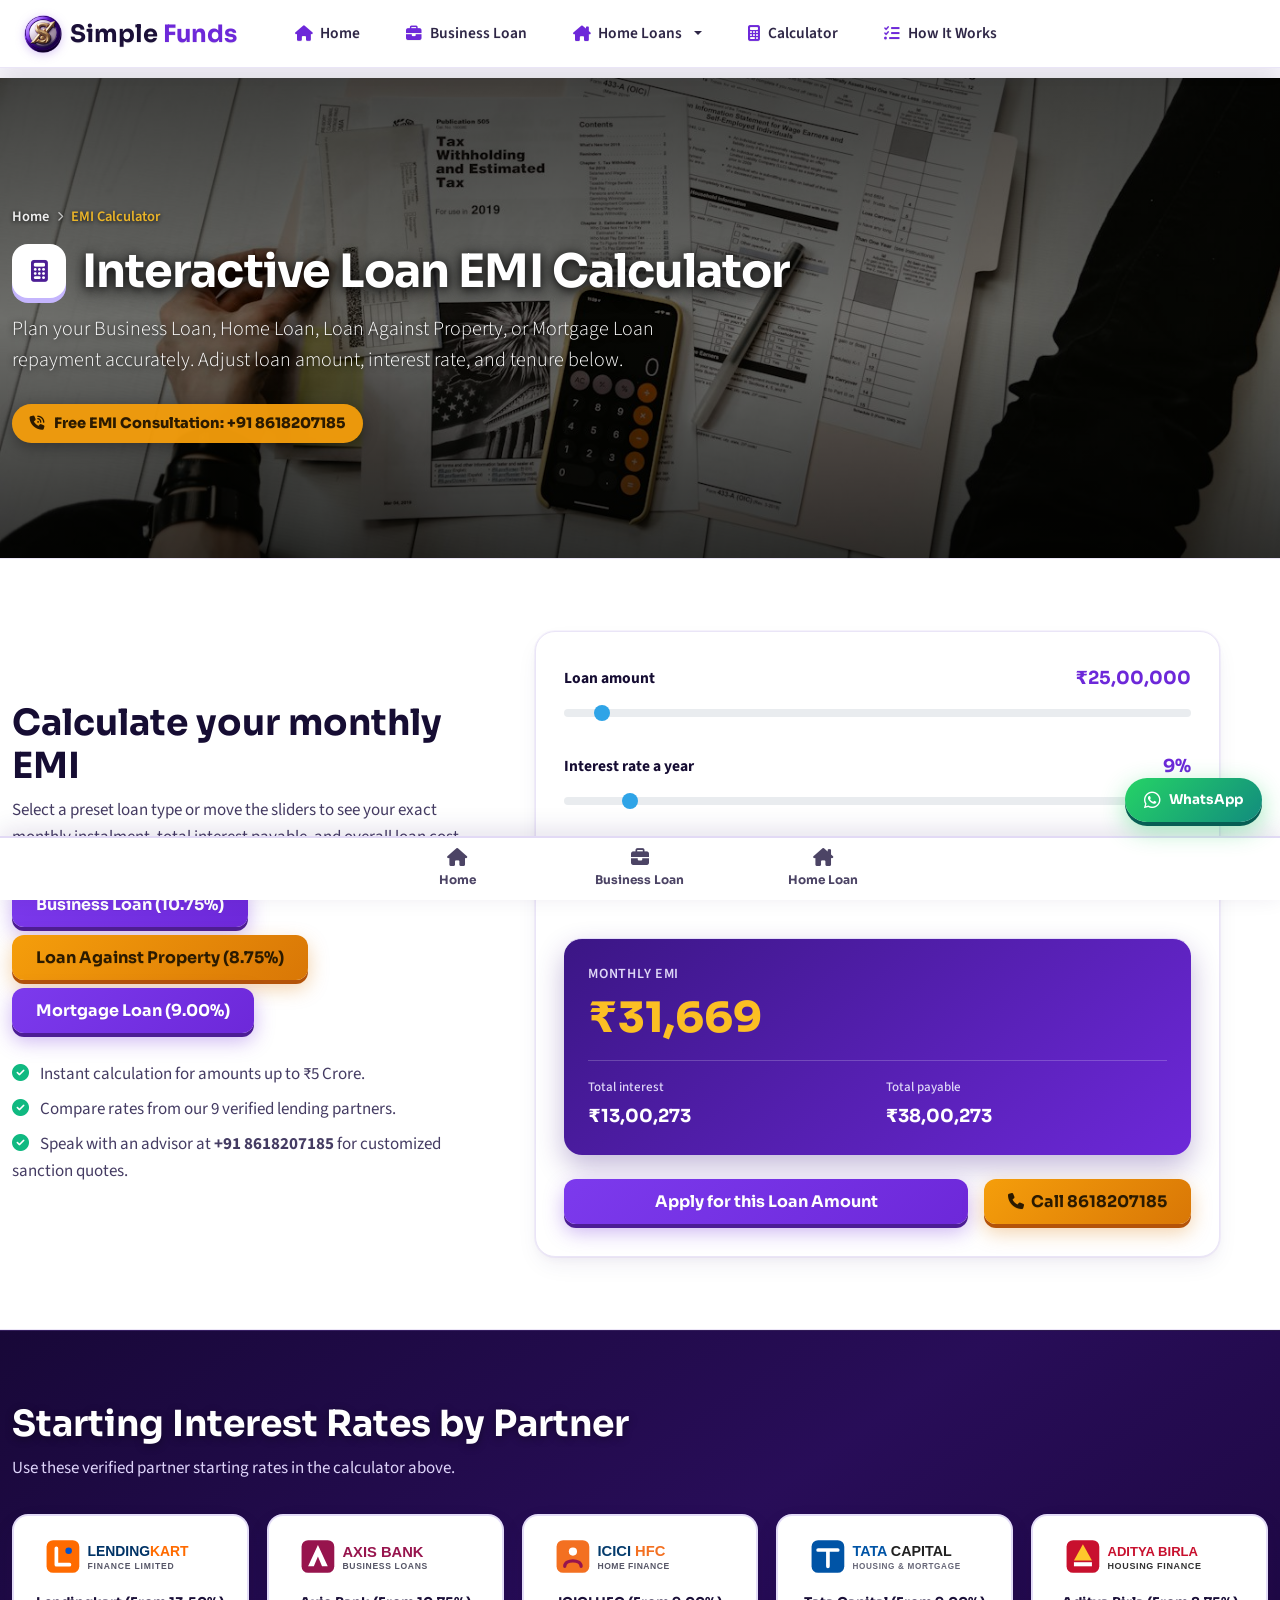
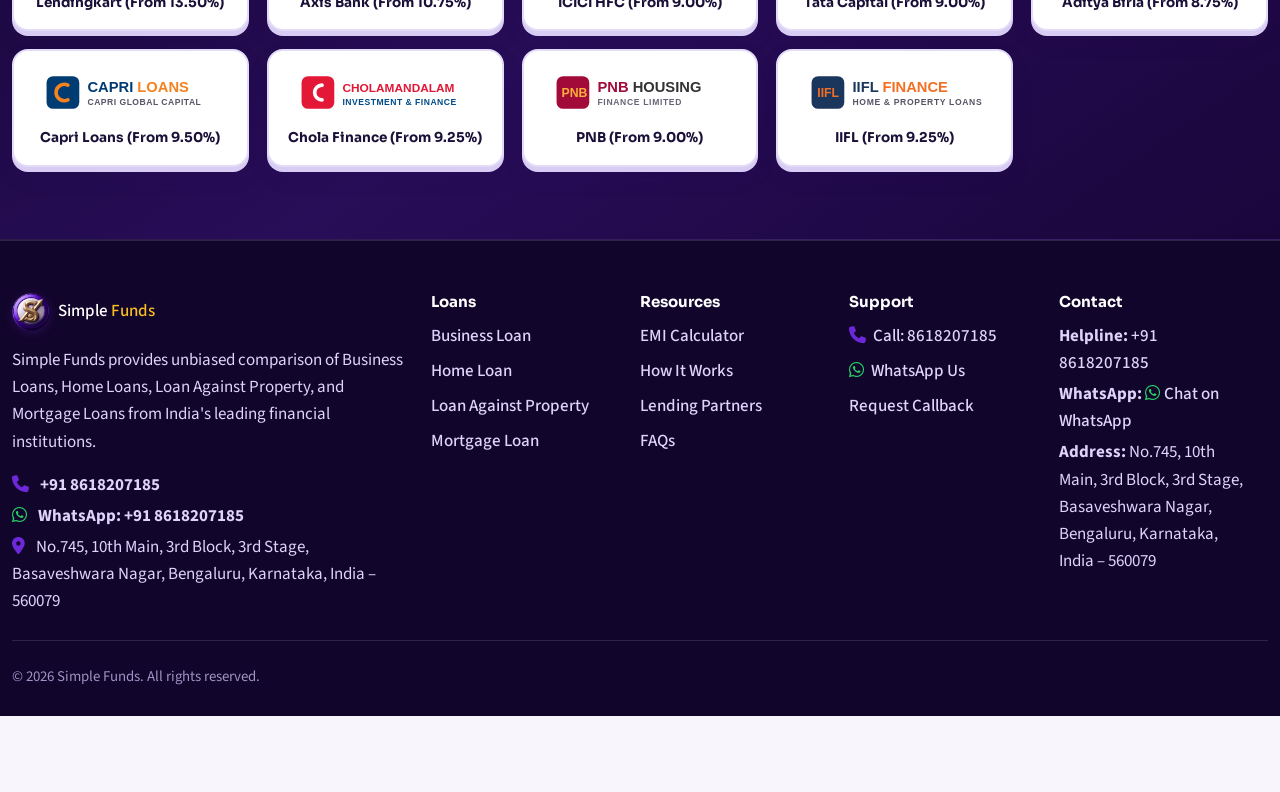
<file: calculator.html>
<!DOCTYPE html>
<html lang="en" data-bs-theme="light">

<head>
  <meta charset="utf-8">
  <meta name="viewport" content="width=device-width, initial-scale=1, viewport-fit=cover">
  <title>EMI Calculator – Business, Home &amp; Mortgage Loans | Simple Funds</title>
  <meta name="description" content="Calculate your monthly EMI, total interest, and repayment schedule for Business Loans, Home Loans, Loan Against Property, and Mortgage Loans. Call +91 8618207185.">
  <link rel="icon" href="assets/favicon.png" type="image/png">
  <link href="https://fonts.googleapis.com/css2?family=Sora:wght@400;600;700;800&family=Source+Sans+3:wght@400;500;600;700&display=swap" rel="stylesheet">
  <link rel="stylesheet" href="https://cdnjs.cloudflare.com/ajax/libs/font-awesome/6.5.1/css/all.min.css">
  <link rel="stylesheet" href="css/bootstrap.min.css">
  <link rel="stylesheet" href="css/style.css">
  <link rel="stylesheet" href="css/carousel.css">
  <link rel="stylesheet" href="css/responsive.css">
</head>

<body>
  <!-- Preloader -->
  <div class="sf-preloader" id="preloader" aria-label="Loading Simple Funds">
    <div class="sf-preloader-box">
      <div class="sf-preloader-ring-wrap">
        <div class="sf-preloader-ring"></div>
        <img src="assets/logo.png" alt="Simple Funds Logo" class="sf-preloader-logo">
      </div>
      <div class="sf-preloader-brand">Simple <span>Funds</span></div>
      <div class="sf-preloader-sub">Loan EMI Calculator</div>
    </div>
  </div>

  <!-- HEADER & NAVIGATION (No Login/Register) -->
  <header>
    <nav class="navbar navbar-expand-xl qf-nav fixed-top" aria-label="Main">
      <div class="container-fluid">
        <a class="navbar-brand d-flex align-items-center gap-2" href="index.html">
          <img src="assets/logo.png" alt="Simple Funds Logo" class="brand-logo-img" width="40" height="40">
          <span class="wm">Simple <span class="b2">Funds</span></span>
        </a>
        <button class="navbar-toggler" type="button" data-bs-toggle="collapse" data-bs-target="#nav"
          aria-controls="nav" aria-expanded="false" aria-label="Toggle navigation">
          <span class="tg"></span>
        </button>
        <div class="collapse navbar-collapse" id="nav">
          <ul class="navbar-nav me-auto mb-2 mb-xl-0" id="menu">
            <li class="nav-item">
              <a class="nav-link" href="index.html"><i class="fa-solid fa-house"></i> Home</a>
            </li>
            <li class="nav-item">
              <a class="nav-link" href="business-loan.html">
                <i class="fa-solid fa-briefcase"></i> Business Loan
              </a>
            </li>
            <li class="nav-item dropdown">
              <a class="nav-link dropdown-toggle" href="home-loan.html" role="button" data-bs-toggle="dropdown" aria-expanded="false">
                <i class="fa-solid fa-house-chimney"></i> Home Loans
              </a>
              <ul class="dropdown-menu">
                <li><a class="dropdown-item" href="home-loan.html"><i class="fa-solid fa-house-chimney"></i> Home Loan Overview</a></li>
                <li><a class="dropdown-item" href="loan-against-property.html"><i class="fa-solid fa-landmark"></i> Loan Against Property</a></li>
                <li><a class="dropdown-item" href="mortgage-loan.html"><i class="fa-solid fa-file-contract"></i> Mortgage Loan</a></li>
              </ul>
            </li>
            <li class="nav-item">
              <a class="nav-link active" href="calculator.html">
                <i class="fa-solid fa-calculator"></i> Calculator
              </a>
            </li>
            <li class="nav-item">
              <a class="nav-link" href="how-it-works.html">
                <i class="fa-solid fa-list-check"></i> How It Works
              </a>
            </li>
          </ul>
        </div>
      </div>
    </nav>
  </header>

  <!-- MAIN CALCULATOR VIEW -->
  <main id="main">
    <!-- SECTION 1: DEDICATED CALCULATOR HERO PICTURE BANNER -->
    <section class="loan-hero-banner" style="background-image: url('assets/page-calculator.jpg')">
      <div class="loan-hero-overlay"></div>
      <div class="container loan-hero-container">
        <nav class="crumbs" aria-label="Breadcrumb">
          <a href="index.html">Home</a>
          <i class="fa-solid fa-chevron-right crumb-sep"></i>
          <span>EMI Calculator</span>
        </nav>
        <div class="d-flex align-items-center gap-3 mt-3">
          <span class="ico3d loan-hero-icon"><i class="fa-solid fa-calculator"></i></span>
          <h1 class="loan-hero-title">Interactive Loan EMI Calculator</h1>
        </div>
        <p class="lead loan-hero-lead">Plan your Business Loan, Home Loan, Loan Against Property, or Mortgage Loan repayment accurately. Adjust loan amount, interest rate, and tenure below.</p>
        <div>
          <a href="tel:8618207185" class="hero-phone-pill"><i class="fa-solid fa-phone-volume"></i> Free EMI Consultation: +91 8618207185</a>
        </div>
      </div>
    </section>

    <!-- SECTION 2: LIVE EMI CALCULATOR -->
    <section class="py-section sec-white sec-relative" id="calculator">
      <div class="container position-relative" style="z-index: 1;">
        <div class="row g-5 align-items-center">
          <div class="col-lg-5">
            <h2>Calculate your monthly EMI</h2>
            <p class="sub">Select a preset loan type or move the sliders to see your exact monthly instalment, total interest payable, and overall loan cost.</p>
            <div class="d-flex flex-wrap gap-2 mb-4">
              <button type="button" class="btn btn-sm btn-3d active" data-calc-preset data-amt="1500000" data-rate="10.75" data-ten="5">Business Loan (10.75%)</button>
              <button type="button" class="btn btn-sm btn-3d btn-alt" data-calc-preset data-amt="3500000" data-rate="8.75" data-ten="15">Loan Against Property (8.75%)</button>
              <button type="button" class="btn btn-sm btn-3d" data-calc-preset data-amt="5000000" data-rate="9.00" data-ten="20">Mortgage Loan (9.00%)</button>
            </div>
            <ul class="ticks">
              <li><i class="fa-solid fa-circle-check"></i> Instant calculation for amounts up to ₹5 Crore.</li>
              <li><i class="fa-solid fa-circle-check"></i> Compare rates from our 9 verified lending partners.</li>
              <li><i class="fa-solid fa-circle-check"></i> Speak with an advisor at <strong>+91 8618207185</strong> for customized sanction quotes.</li>
            </ul>
          </div>
          <div class="col-lg-7">
            <div class="calc tilt" aria-label="EMI calculator">
              <label for="amt">Loan amount <output id="amtO"></output></label>
              <input id="amt" class="form-range" type="range" min="100000" max="50000000" step="100000" value="2500000">
              <label for="rate">Interest rate a year <output id="rateO"></output></label>
              <input id="rate" class="form-range" type="range" min="7" max="28" step="0.25" value="9">
              <label for="ten">Tenure <output id="tenO"></output></label>
              <input id="ten" class="form-range" type="range" min="1" max="30" step="1" value="10">
              <div class="emi" aria-live="polite"><small>Monthly EMI</small><strong id="emi-v"></strong>
                <dl>
                  <div>
                    <dt>Total interest</dt>
                    <dd id="int"></dd>
                  </div>
                  <div>
                    <dt>Total payable</dt>
                    <dd id="tot"></dd>
                  </div>
                </dl>
              </div>
              <div class="mt-4 d-flex flex-wrap gap-3">
                <button type="button" class="btn btn-3d flex-grow-1" data-apply>Apply for this Loan Amount</button>
                <a href="tel:8618207185" class="btn btn-3d btn-alt"><i class="fa-solid fa-phone me-1"></i> Call 8618207185</a>
              </div>
            </div>
          </div>
        </div>
      </div>
    </section>

    <!-- SECTION 3: PARTNER RATE REFERENCE -->
    <section class="py-section sec-purple sec-relative">
      <div class="container position-relative" style="z-index: 1;">
        <h2>Starting Interest Rates by Partner</h2>
        <p class="sub">Use these verified partner starting rates in the calculator above.</p>
        <div class="partners-logo-grid">
          <a href="business-loan.html" class="partner-logo-card tilt">
            <img src="assets/lenders/lendingkart.svg" alt="Lendingkart Finance">
            <span>Lendingkart (From 13.50%)</span>
          </a>
          <a href="business-loan.html" class="partner-logo-card tilt">
            <img src="assets/lenders/axis-bank.svg" alt="Axis Bank Business Loan">
            <span>Axis Bank (From 10.75%)</span>
          </a>
          <a href="loan-against-property.html" class="partner-logo-card tilt">
            <img src="assets/lenders/icici-hfc.svg" alt="ICICI HFC">
            <span>ICICI HFC (From 9.00%)</span>
          </a>
          <a href="loan-against-property.html" class="partner-logo-card tilt">
            <img src="assets/lenders/tata-capital.svg" alt="Tata Capital">
            <span>Tata Capital (From 9.00%)</span>
          </a>
          <a href="loan-against-property.html" class="partner-logo-card tilt">
            <img src="assets/lenders/aditya-birla.svg" alt="Aditya Birla">
            <span>Aditya Birla (From 8.75%)</span>
          </a>
          <a href="loan-against-property.html" class="partner-logo-card tilt">
            <img src="assets/lenders/capri-loans.svg" alt="Capri Loans">
            <span>Capri Loans (From 9.50%)</span>
          </a>
          <a href="loan-against-property.html" class="partner-logo-card tilt">
            <img src="assets/lenders/chola.svg" alt="Cholamandalam Finance">
            <span>Chola Finance (From 9.25%)</span>
          </a>
          <a href="loan-against-property.html" class="partner-logo-card tilt">
            <img src="assets/lenders/pnb.svg" alt="PNB Housing Finance">
            <span>PNB (From 9.00%)</span>
          </a>
          <a href="loan-against-property.html" class="partner-logo-card tilt">
            <img src="assets/lenders/iifl.svg" alt="IIFL Finance">
            <span>IIFL (From 9.25%)</span>
          </a>
        </div>
      </div>
    </section>
  </main>

  <!-- FOOTER -->
  <footer class="qf-foot sec-purple-foot">
    <div class="container">
      <div class="row g-4">
        <div class="col-lg-4">
          <a class="navbar-brand d-flex align-items-center gap-2" href="index.html">
            <img src="assets/logo.png" alt="Simple Funds Logo" class="brand-logo-img" width="40" height="40">
            <span class="wm">Simple <span class="b2">Funds</span></span>
          </a>
          <p class="mt-3">Simple Funds provides unbiased comparison of Business Loans, Home Loans, Loan Against Property, and Mortgage Loans from India's leading financial institutions.</p>
          <p class="mb-1"><i class="fa-solid fa-phone me-2"></i> <a href="tel:8618207185" class="text-decoration-none fw-bold">+91 8618207185</a></p>
          <p class="mb-1"><i class="fa-brands fa-whatsapp me-2" style="color: #25D366;"></i> <a href="https://wa.me/918618207185" target="_blank" rel="noopener noreferrer" class="text-decoration-none fw-bold">WhatsApp: +91 8618207185</a></p>
          <p class="mb-0"><i class="fa-solid fa-location-dot me-2"></i> No.745, 10th Main, 3rd Block, 3rd Stage, Basaveshwara Nagar, Bengaluru, Karnataka, India – 560079</p>
        </div>
        <div class="col-6 col-lg-2">
          <h3>Loans</h3>
          <ul class="list-unstyled">
            <li><a href="business-loan.html">Business Loan</a></li>
            <li><a href="home-loan.html">Home Loan</a></li>
            <li><a href="loan-against-property.html">Loan Against Property</a></li>
            <li><a href="mortgage-loan.html">Mortgage Loan</a></li>
          </ul>
        </div>
        <div class="col-6 col-lg-2">
          <h3>Resources</h3>
          <ul class="list-unstyled">
            <li><a href="calculator.html">EMI Calculator</a></li>
            <li><a href="how-it-works.html">How It Works</a></li>
            <li><a href="index.html#partners">Lending Partners</a></li>
            <li><a href="index.html#faq">FAQs</a></li>
          </ul>
        </div>
        <div class="col-6 col-lg-2">
          <h3>Support</h3>
          <ul class="list-unstyled">
            <li><a href="tel:8618207185"><i class="fa-solid fa-phone me-1"></i> Call: 8618207185</a></li>
            <li><a href="https://wa.me/918618207185" target="_blank" rel="noopener noreferrer"><i class="fa-brands fa-whatsapp me-1" style="color: #25D366;"></i> WhatsApp Us</a></li>
            <li><button class="linkbtn" type="button" data-apply>Request Callback</button></li>
          </ul>
        </div>
        <div class="col-6 col-lg-2">
          <h3>Contact</h3>
          <p class="mb-1"><strong>Helpline:</strong> <a href="tel:8618207185">+91 8618207185</a></p>
          <p class="mb-1"><strong>WhatsApp:</strong> <a href="https://wa.me/918618207185" target="_blank" rel="noopener noreferrer"><i class="fa-brands fa-whatsapp me-1" style="color: #25D366;"></i>Chat on WhatsApp</a></p>
          <p class="mb-0"><strong>Address:</strong> No.745, 10th Main, 3rd Block, 3rd Stage, Basaveshwara Nagar, Bengaluru, Karnataka, India – 560079</p>
        </div>
      </div>
      <hr class="my-4">
      <p class="small mb-0">© <span id="yr">2026</span> Simple Funds. All rights reserved.</p>
    </div>
  </footer>

  <!-- Floating Sticky WhatsApp Button (Bottom Right) -->
  <a href="https://wa.me/918618207185" class="floating-whatsapp-btn" aria-label="Chat on WhatsApp" id="stickyWhatsAppBtn" target="_blank" rel="noopener noreferrer">
    <i class="fa-brands fa-whatsapp"></i>
    <span>WhatsApp</span>
  </a>

  <!-- Sticky Bottom Navigation Bar (Home, Business Loan, Home Loan, Call Now) -->
  <nav class="sticky-bottom-bar" aria-label="Bottom Navigation">
    <div class="container">
      <a href="index.html" class="bottom-tab" id="tabHome">
        <i class="fa-solid fa-house"></i>
        <span>Home</span>
      </a>
      <a href="business-loan.html" class="bottom-tab" id="tabBusiness">
        <i class="fa-solid fa-briefcase"></i>
        <span>Business Loan</span>
      </a>
      <a href="home-loan.html" class="bottom-tab" id="tabHomeLoan">
        <i class="fa-solid fa-house-chimney"></i>
        <span>Home Loan</span>
      </a>
    </div>
  </nav>

  <!-- Apply Modal -->
  <div class="modal fade" id="applyModal" tabindex="-1" aria-labelledby="applyTitle" aria-hidden="true">
    <div class="modal-dialog modal-dialog-centered">
      <div class="modal-content">
        <div class="modal-header">
          <h2 class="modal-title" id="applyTitle">Apply / Get a Call Back</h2>
          <button type="button" class="btn-close" data-bs-dismiss="modal" aria-label="Close"></button>
        </div>
        <form id="form" class="modal-body row g-3">
          <div class="col-12">
            <div class="p-2 rounded bg-light border d-flex align-items-center justify-content-between">
              <span class="small fw-semibold">Direct Helpline:</span>
              <a href="tel:8618207185" class="fw-bold text-decoration-none"><i class="fa-solid fa-phone me-1"></i> +91 8618207185</a>
            </div>
          </div>
          <div class="col-md-6"><label class="form-label" for="f-name">Full name</label><input id="f-name" name="name" class="form-control" required autocomplete="name"></div>
          <div class="col-md-6"><label class="form-label" for="f-phone">Mobile number</label><input id="f-phone" name="phone" class="form-control" required inputmode="tel" pattern="[0-9+ ]{10,14}" autocomplete="tel"></div>
          <div class="col-md-6">
            <label class="form-label" for="f-type">Loan type</label>
            <select id="f-type" name="type" class="form-select">
              <option value="Business Loan">Business Loan</option>
              <option value="Home Loan">Home Loan</option>
              <option value="Loan Against Property">Loan Against Property</option>
              <option value="Mortgage Loan">Mortgage Loan</option>
            </select>
          </div>
          <div class="col-md-6"><label class="form-label" for="f-lender">Preferred lender</label><input id="f-lender" name="lender" class="form-control"></div>
          <div class="col-md-6"><label class="form-label" for="f-amt">Amount needed (₹)</label><input id="f-amt" name="amount" class="form-control" required inputmode="numeric"></div>
          <div class="col-md-6"><label class="form-label" for="f-city">City</label><input id="f-city" name="city" class="form-control" autocomplete="address-level2"></div>
          <div class="col-12"><button class="btn btn-3d w-100" type="submit">Submit Application Request</button></div>
        </form>
      </div>
    </div>
  </div>

  <!-- Scripts -->
  <script src="https://cdnjs.cloudflare.com/ajax/libs/bootstrap/5.3.2/js/bootstrap.bundle.min.js"></script>
  <script src="js/app.js"></script>
</body>

</html>
</file>
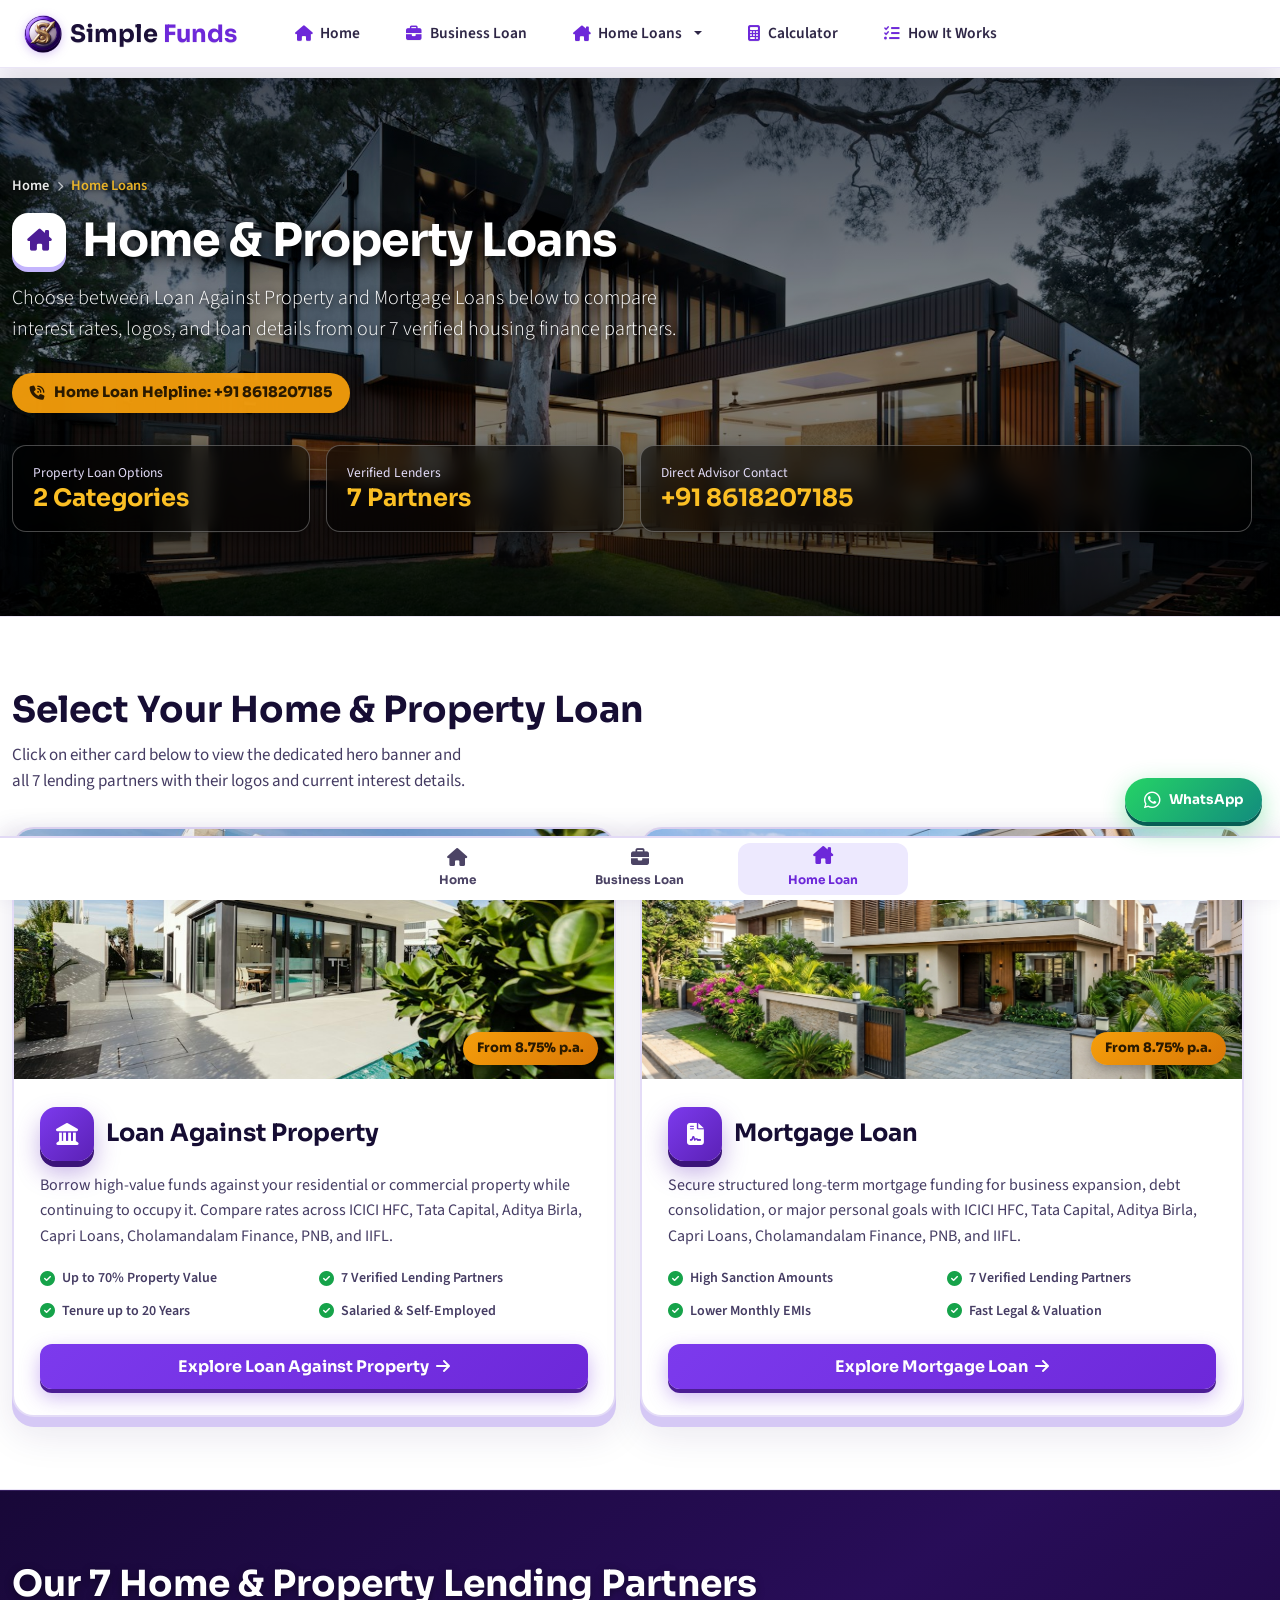
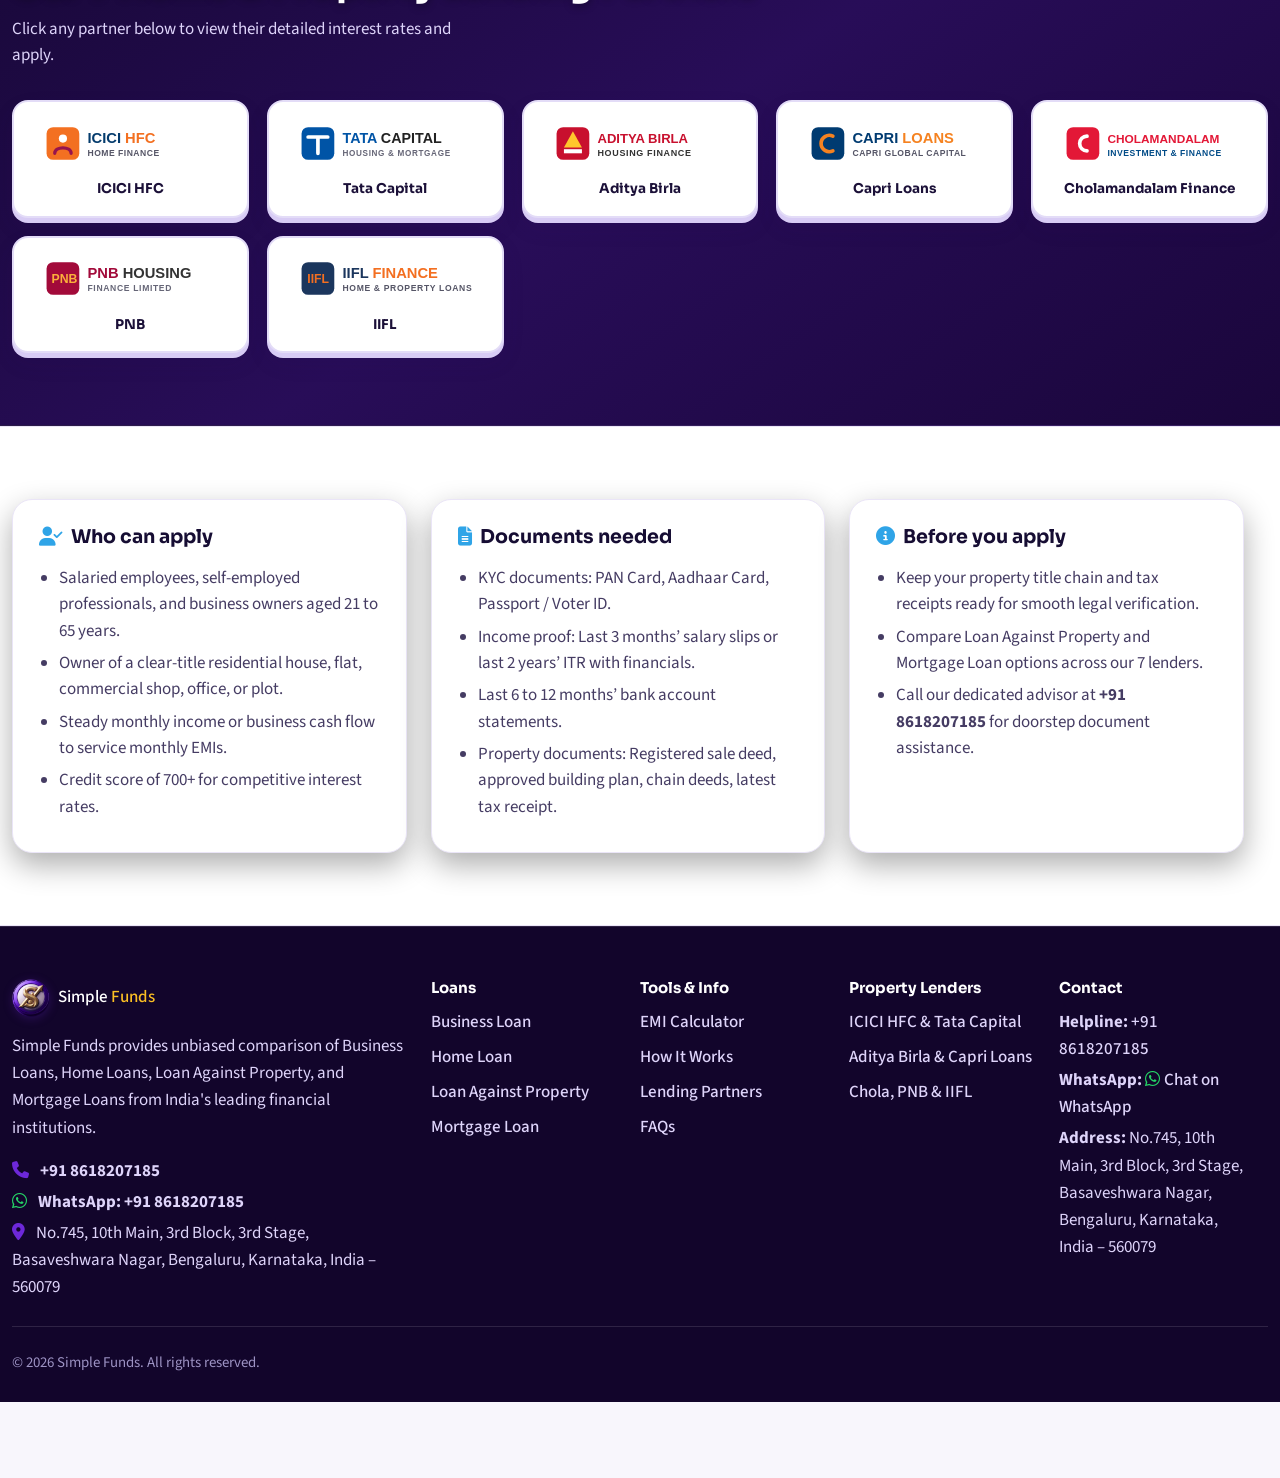
<file: home-loan.html>
<!DOCTYPE html>
<html lang="en" data-bs-theme="light">

<head>
  <meta charset="utf-8">
  <meta name="viewport" content="width=device-width, initial-scale=1, viewport-fit=cover">
  <title>Home Loans – Loan Against Property &amp; Mortgage Loans | Simple Funds</title>
  <meta name="description" content="Explore Loan Against Property and Mortgage Loans with picture cards and compare 7 top housing lenders: ICICI HFC, Tata Capital, Aditya Birla, Capri Loans, Cholamandalam Finance, PNB, and IIFL. Call +91 8618207185.">
  <link rel="icon" href="assets/favicon.png" type="image/png">
  <link href="https://fonts.googleapis.com/css2?family=Sora:wght@400;600;700;800&family=Source+Sans+3:wght@400;500;600;700&display=swap" rel="stylesheet">
  <link rel="stylesheet" href="https://cdnjs.cloudflare.com/ajax/libs/font-awesome/6.5.1/css/all.min.css">
  <link rel="stylesheet" href="css/bootstrap.min.css">
  <link rel="stylesheet" href="css/style.css">
  <link rel="stylesheet" href="css/carousel.css">
  <link rel="stylesheet" href="css/responsive.css">
</head>

<body>
  <!-- Preloader -->
  <div class="sf-preloader" id="preloader" aria-label="Loading Simple Funds">
    <div class="sf-preloader-box">
      <div class="sf-preloader-ring-wrap">
        <div class="sf-preloader-ring"></div>
        <img src="assets/logo.png" alt="Simple Funds Logo" class="sf-preloader-logo">
      </div>
      <div class="sf-preloader-brand">Simple <span>Funds</span></div>
      <div class="sf-preloader-sub">Home &amp; Property Loans</div>
    </div>
  </div>

  <!-- HEADER & NAVIGATION (No Login/Register) -->
  <header>
    <nav class="navbar navbar-expand-xl qf-nav fixed-top" aria-label="Main">
      <div class="container-fluid">
        <a class="navbar-brand d-flex align-items-center gap-2" href="index.html">
          <img src="assets/logo.png" alt="Simple Funds Logo" class="brand-logo-img" width="40" height="40">
          <span class="wm">Simple <span class="b2">Funds</span></span>
        </a>
        <button class="navbar-toggler" type="button" data-bs-toggle="collapse" data-bs-target="#nav"
          aria-controls="nav" aria-expanded="false" aria-label="Toggle navigation">
          <span class="tg"></span>
        </button>
        <div class="collapse navbar-collapse" id="nav">
          <ul class="navbar-nav me-auto mb-2 mb-xl-0" id="menu">
            <li class="nav-item">
              <a class="nav-link" href="index.html"><i class="fa-solid fa-house"></i> Home</a>
            </li>
            <li class="nav-item">
              <a class="nav-link" href="business-loan.html">
                <i class="fa-solid fa-briefcase"></i> Business Loan
              </a>
            </li>
            <li class="nav-item dropdown">
              <a class="nav-link dropdown-toggle active" href="home-loan.html" role="button" data-bs-toggle="dropdown" aria-expanded="false">
                <i class="fa-solid fa-house-chimney"></i> Home Loans
              </a>
              <ul class="dropdown-menu">
                <li><a class="dropdown-item active" href="home-loan.html"><i class="fa-solid fa-house-chimney"></i> Home Loan Overview</a></li>
                <li><a class="dropdown-item" href="loan-against-property.html"><i class="fa-solid fa-landmark"></i> Loan Against Property</a></li>
                <li><a class="dropdown-item" href="mortgage-loan.html"><i class="fa-solid fa-file-contract"></i> Mortgage Loan</a></li>
              </ul>
            </li>
            <li class="nav-item">
              <a class="nav-link" href="calculator.html">
                <i class="fa-solid fa-calculator"></i> Calculator
              </a>
            </li>
            <li class="nav-item">
              <a class="nav-link" href="how-it-works.html">
                <i class="fa-solid fa-list-check"></i> How It Works
              </a>
            </li>
          </ul>
        </div>
      </div>
    </nav>
  </header>

  <!-- MAIN HOME LOAN CATEGORY VIEW -->
  <main id="main">
    <!-- SECTION 1: DEDICATED HOME LOAN HERO PICTURE BANNER -->
    <section class="loan-hero-banner" style="background-image: url('assets/page-home-loan.jpg')">
      <div class="loan-hero-overlay"></div>
      <div class="container loan-hero-container">
        <nav class="crumbs" aria-label="Breadcrumb">
          <a href="index.html">Home</a>
          <i class="fa-solid fa-chevron-right crumb-sep"></i>
          <span>Home Loans</span>
        </nav>
        <div class="d-flex align-items-center gap-3 mt-3">
          <span class="ico3d loan-hero-icon"><i class="fa-solid fa-house-chimney"></i></span>
          <h1 class="loan-hero-title">Home &amp; Property Loans</h1>
        </div>
        <p class="lead loan-hero-lead">Choose between Loan Against Property and Mortgage Loans below to compare interest rates, logos, and loan details from our 7 verified housing finance partners.</p>
        <div>
          <a href="tel:8618207185" class="hero-phone-pill"><i class="fa-solid fa-phone-volume"></i> Home Loan Helpline: +91 8618207185</a>
        </div>
        <div class="row g-3 mt-3">
          <div class="col-6 col-md-3">
            <div class="stat loan-stat">
              <small>Property Loan Options</small>
              <strong>2 Categories</strong>
            </div>
          </div>
          <div class="col-6 col-md-3">
            <div class="stat loan-stat">
              <small>Verified Lenders</small>
              <strong>7 Partners</strong>
            </div>
          </div>
          <div class="col-12 col-md-6">
            <div class="stat loan-stat">
              <small>Direct Advisor Contact</small>
              <strong>+91 8618207185</strong>
            </div>
          </div>
        </div>
      </div>
    </section>

    <!-- SECTION 2: 2 CARDS WITH PICTURE (LOAN AGAINST PROPERTY & MORTGAGE LOAN) -->
    <section class="py-section sec-white sec-relative">
      <div class="container position-relative" style="z-index: 1;">
        <h2 class="mb-2">Select Your Home &amp; Property Loan</h2>
        <p class="sub">Click on either card below to view the dedicated hero banner and all 7 lending partners with their logos and current interest details.</p>
        <div class="row g-4">

          <!-- Card 1: Loan Against Property with Picture -->
          <div class="col-md-6">
            <a class="loan-pic-card tilt" href="loan-against-property.html">
              <div class="loan-pic-wrap">
                <img src="assets/card-lap.jpg" alt="Loan Against Property">
                <span class="loan-pic-badge"><i class="fa-solid fa-landmark"></i> Residential &amp; Commercial</span>
                <span class="loan-pic-rate-pill">From 8.75% p.a.</span>
              </div>
              <div class="loan-pic-body">
                <div class="loan-pic-title">
                  <span class="ico3d"><i class="fa-solid fa-landmark"></i></span>
                  <h3>Loan Against Property</h3>
                </div>
                <p class="loan-pic-desc">Borrow high-value funds against your residential or commercial property while continuing to occupy it. Compare rates across ICICI HFC, Tata Capital, Aditya Birla, Capri Loans, Cholamandalam Finance, PNB, and IIFL.</p>
                <ul class="loan-pic-points">
                  <li><i class="fa-solid fa-circle-check"></i> Up to 70% Property Value</li>
                  <li><i class="fa-solid fa-circle-check"></i> 7 Verified Lending Partners</li>
                  <li><i class="fa-solid fa-circle-check"></i> Tenure up to 20 Years</li>
                  <li><i class="fa-solid fa-circle-check"></i> Salaried &amp; Self-Employed</li>
                </ul>
                <div class="loan-pic-Action">
                  <span class="btn btn-3d w-100">Explore Loan Against Property <i class="fa-solid fa-arrow-right ms-1"></i></span>
                </div>
              </div>
            </a>
          </div>

          <!-- Card 2: Mortgage Loan with Picture -->
          <div class="col-md-6">
            <a class="loan-pic-card tilt" href="mortgage-loan.html">
              <div class="loan-pic-wrap">
                <img src="assets/card-indian-house.jpg" alt="Mortgage Loan - Indian House">
                <span class="loan-pic-badge"><i class="fa-solid fa-file-contract"></i> High-Value Capital</span>
                <span class="loan-pic-rate-pill">From 8.75% p.a.</span>
              </div>
              <div class="loan-pic-body">
                <div class="loan-pic-title">
                  <span class="ico3d"><i class="fa-solid fa-file-contract"></i></span>
                  <h3>Mortgage Loan</h3>
                </div>
                <p class="loan-pic-desc">Secure structured long-term mortgage funding for business expansion, debt consolidation, or major personal goals with ICICI HFC, Tata Capital, Aditya Birla, Capri Loans, Cholamandalam Finance, PNB, and IIFL.</p>
                <ul class="loan-pic-points">
                  <li><i class="fa-solid fa-circle-check"></i> High Sanction Amounts</li>
                  <li><i class="fa-solid fa-circle-check"></i> 7 Verified Lending Partners</li>
                  <li><i class="fa-solid fa-circle-check"></i> Lower Monthly EMIs</li>
                  <li><i class="fa-solid fa-circle-check"></i> Fast Legal &amp; Valuation</li>
                </ul>
                <div class="loan-pic-Action">
                  <span class="btn btn-3d w-100">Explore Mortgage Loan <i class="fa-solid fa-arrow-right ms-1"></i></span>
                </div>
              </div>
            </a>
          </div>

        </div>
      </div>
    </section>

    <!-- SECTION 3: 7 HOUSING & PROPERTY LENDING PARTNERS PREVIEW -->
    <section class="py-section sec-purple sec-relative">
      <div class="container position-relative" style="z-index: 1;">
        <h2>Our 7 Home &amp; Property Lending Partners</h2>
        <p class="sub">Click any partner below to view their detailed interest rates and apply.</p>
        <div class="partners-logo-grid">
          <a href="loan-against-property.html" class="partner-logo-card tilt">
            <img src="assets/lenders/icici-hfc.svg" alt="ICICI HFC Logo">
            <span>ICICI HFC</span>
          </a>
          <a href="loan-against-property.html" class="partner-logo-card tilt">
            <img src="assets/lenders/tata-capital.svg" alt="Tata Capital Logo">
            <span>Tata Capital</span>
          </a>
          <a href="loan-against-property.html" class="partner-logo-card tilt">
            <img src="assets/lenders/aditya-birla.svg" alt="Aditya Birla Logo">
            <span>Aditya Birla</span>
          </a>
          <a href="loan-against-property.html" class="partner-logo-card tilt">
            <img src="assets/lenders/capri-loans.svg" alt="Capri Loans Logo">
            <span>Capri Loans</span>
          </a>
          <a href="loan-against-property.html" class="partner-logo-card tilt">
            <img src="assets/lenders/chola.svg" alt="Cholamandalam Finance Logo">
            <span>Cholamandalam Finance</span>
          </a>
          <a href="loan-against-property.html" class="partner-logo-card tilt">
            <img src="assets/lenders/pnb.svg" alt="PNB Logo">
            <span>PNB</span>
          </a>
          <a href="loan-against-property.html" class="partner-logo-card tilt">
            <img src="assets/lenders/iifl.svg" alt="IIFL Logo">
            <span>IIFL</span>
          </a>
        </div>
      </div>
    </section>

    <!-- SECTION 4: WHO CAN APPLY, DOCUMENTS NEEDED, BEFORE YOU APPLY -->
    <section class="py-section sec-white sec-relative">
      <div class="container position-relative" style="z-index: 1;">
        <div class="row g-4">
          <div class="col-lg-4">
            <div class="panel-box tilt card-3d h-100">
              <h3><i class="fa-solid fa-user-check me-2 text-primary"></i>Who can apply</h3>
              <ul class="mt-3">
                <li>Salaried employees, self-employed professionals, and business owners aged 21 to 65 years.</li>
                <li>Owner of a clear-title residential house, flat, commercial shop, office, or plot.</li>
                <li>Steady monthly income or business cash flow to service monthly EMIs.</li>
                <li>Credit score of 700+ for competitive interest rates.</li>
              </ul>
            </div>
          </div>
          <div class="col-lg-4">
            <div class="panel-box tilt card-3d h-100">
              <h3><i class="fa-solid fa-file-lines me-2 text-primary"></i>Documents needed</h3>
              <ul class="mt-3">
                <li>KYC documents: PAN Card, Aadhaar Card, Passport / Voter ID.</li>
                <li>Income proof: Last 3 months’ salary slips or last 2 years’ ITR with financials.</li>
                <li>Last 6 to 12 months’ bank account statements.</li>
                <li>Property documents: Registered sale deed, approved building plan, chain deeds, latest tax receipt.</li>
              </ul>
            </div>
          </div>
          <div class="col-lg-4">
            <div class="panel-box tilt card-3d h-100">
              <h3><i class="fa-solid fa-circle-info me-2 text-primary"></i>Before you apply</h3>
              <ul class="mt-3">
                <li>Keep your property title chain and tax receipts ready for smooth legal verification.</li>
                <li>Compare Loan Against Property and Mortgage Loan options across our 7 lenders.</li>
                <li>Call our dedicated advisor at <strong>+91 8618207185</strong> for doorstep document assistance.</li>
              </ul>
            </div>
          </div>
        </div>
      </div>
    </section>
  </main>

  <!-- FOOTER -->
  <footer class="qf-foot sec-purple-foot">
    <div class="container">
      <div class="row g-4">
        <div class="col-lg-4">
          <a class="navbar-brand d-flex align-items-center gap-2" href="index.html">
            <img src="assets/logo.png" alt="Simple Funds Logo" class="brand-logo-img" width="40" height="40">
            <span class="wm">Simple <span class="b2">Funds</span></span>
          </a>
          <p class="mt-3">Simple Funds provides unbiased comparison of Business Loans, Home Loans, Loan Against Property, and Mortgage Loans from India's leading financial institutions.</p>
          <p class="mb-1"><i class="fa-solid fa-phone me-2"></i> <a href="tel:8618207185" class="text-decoration-none fw-bold">+91 8618207185</a></p>
          <p class="mb-1"><i class="fa-brands fa-whatsapp me-2" style="color: #25D366;"></i> <a href="https://wa.me/918618207185" target="_blank" rel="noopener noreferrer" class="text-decoration-none fw-bold">WhatsApp: +91 8618207185</a></p>
          <p class="mb-0"><i class="fa-solid fa-location-dot me-2"></i> No.745, 10th Main, 3rd Block, 3rd Stage, Basaveshwara Nagar, Bengaluru, Karnataka, India – 560079</p>
        </div>
        <div class="col-6 col-lg-2">
          <h3>Loans</h3>
          <ul class="list-unstyled">
            <li><a href="business-loan.html">Business Loan</a></li>
            <li><a href="home-loan.html">Home Loan</a></li>
            <li><a href="loan-against-property.html">Loan Against Property</a></li>
            <li><a href="mortgage-loan.html">Mortgage Loan</a></li>
          </ul>
        </div>
        <div class="col-6 col-lg-2">
          <h3>Tools &amp; Info</h3>
          <ul class="list-unstyled">
            <li><a href="calculator.html">EMI Calculator</a></li>
            <li><a href="how-it-works.html">How It Works</a></li>
            <li><a href="index.html#partners">Lending Partners</a></li>
            <li><a href="index.html#faq">FAQs</a></li>
          </ul>
        </div>
        <div class="col-6 col-lg-2">
          <h3>Property Lenders</h3>
          <ul class="list-unstyled">
            <li><a href="loan-against-property.html">ICICI HFC &amp; Tata Capital</a></li>
            <li><a href="loan-against-property.html">Aditya Birla &amp; Capri Loans</a></li>
            <li><a href="loan-against-property.html">Chola, PNB &amp; IIFL</a></li>
          </ul>
        </div>
        <div class="col-6 col-lg-2">
          <h3>Contact</h3>
          <p class="mb-1"><strong>Helpline:</strong> <a href="tel:8618207185">+91 8618207185</a></p>
          <p class="mb-1"><strong>WhatsApp:</strong> <a href="https://wa.me/918618207185" target="_blank" rel="noopener noreferrer"><i class="fa-brands fa-whatsapp me-1" style="color: #25D366;"></i>Chat on WhatsApp</a></p>
          <p class="mb-0"><strong>Address:</strong> No.745, 10th Main, 3rd Block, 3rd Stage, Basaveshwara Nagar, Bengaluru, Karnataka, India – 560079</p>
        </div>
      </div>
      <hr class="my-4">
      <p class="small mb-0">© <span id="yr">2026</span> Simple Funds. All rights reserved.</p>
    </div>
  </footer>

  <!-- Floating Sticky WhatsApp Button (Bottom Right) -->
  <a href="https://wa.me/918618207185" class="floating-whatsapp-btn" aria-label="Chat on WhatsApp" id="stickyWhatsAppBtn" target="_blank" rel="noopener noreferrer">
    <i class="fa-brands fa-whatsapp"></i>
    <span>WhatsApp</span>
  </a>

  <!-- Sticky Bottom Navigation Bar (Home, Business Loan, Home Loan, Call Now) -->
  <nav class="sticky-bottom-bar" aria-label="Bottom Navigation">
    <div class="container">
      <a href="index.html" class="bottom-tab" id="tabHome">
        <i class="fa-solid fa-house"></i>
        <span>Home</span>
      </a>
      <a href="business-loan.html" class="bottom-tab" id="tabBusiness">
        <i class="fa-solid fa-briefcase"></i>
        <span>Business Loan</span>
      </a>
      <a href="home-loan.html" class="bottom-tab active" id="tabHomeLoan">
        <i class="fa-solid fa-house-chimney"></i>
        <span>Home Loan</span>
      </a>
    </div>
  </nav>

  <!-- Apply Modal -->
  <div class="modal fade" id="applyModal" tabindex="-1" aria-labelledby="applyTitle" aria-hidden="true">
    <div class="modal-dialog modal-dialog-centered">
      <div class="modal-content">
        <div class="modal-header">
          <h2 class="modal-title" id="applyTitle">Get a Call Back</h2>
          <button type="button" class="btn-close" data-bs-dismiss="modal" aria-label="Close"></button>
        </div>
        <form id="form" class="modal-body row g-3">
          <div class="col-12">
            <div class="p-2 rounded bg-light border d-flex align-items-center justify-content-between">
              <span class="small fw-semibold">Direct Helpline:</span>
              <a href="tel:8618207185" class="fw-bold text-decoration-none"><i class="fa-solid fa-phone me-1"></i> +91 8618207185</a>
            </div>
          </div>
          <div class="col-md-6"><label class="form-label" for="f-name">Full name</label><input id="f-name" name="name" class="form-control" required autocomplete="name"></div>
          <div class="col-md-6"><label class="form-label" for="f-phone">Mobile number</label><input id="f-phone" name="phone" class="form-control" required inputmode="tel" pattern="[0-9+ ]{10,14}" autocomplete="tel"></div>
          <div class="col-md-6">
            <label class="form-label" for="f-type">Loan type</label>
            <select id="f-type" name="type" class="form-select">
              <option value="Home Loan" selected>Home Loan</option>
              <option value="Loan Against Property">Loan Against Property</option>
              <option value="Mortgage Loan">Mortgage Loan</option>
              <option value="Business Loan">Business Loan</option>
            </select>
          </div>
          <div class="col-md-6"><label class="form-label" for="f-lender">Preferred lender</label><input id="f-lender" name="lender" class="form-control"></div>
          <div class="col-md-6"><label class="form-label" for="f-amt">Amount needed (₹)</label><input id="f-amt" name="amount" class="form-control" required inputmode="numeric"></div>
          <div class="col-md-6"><label class="form-label" for="f-city">City</label><input id="f-city" name="city" class="form-control" autocomplete="address-level2"></div>
          <div class="col-12"><button class="btn btn-3d w-100" type="submit">Submit Application Request</button></div>
        </form>
      </div>
    </div>
  </div>

  <!-- Scripts -->
  <script src="https://cdnjs.cloudflare.com/ajax/libs/bootstrap/5.3.2/js/bootstrap.bundle.min.js"></script>
  <script src="js/app.js"></script>
</body>

</html>
</file>
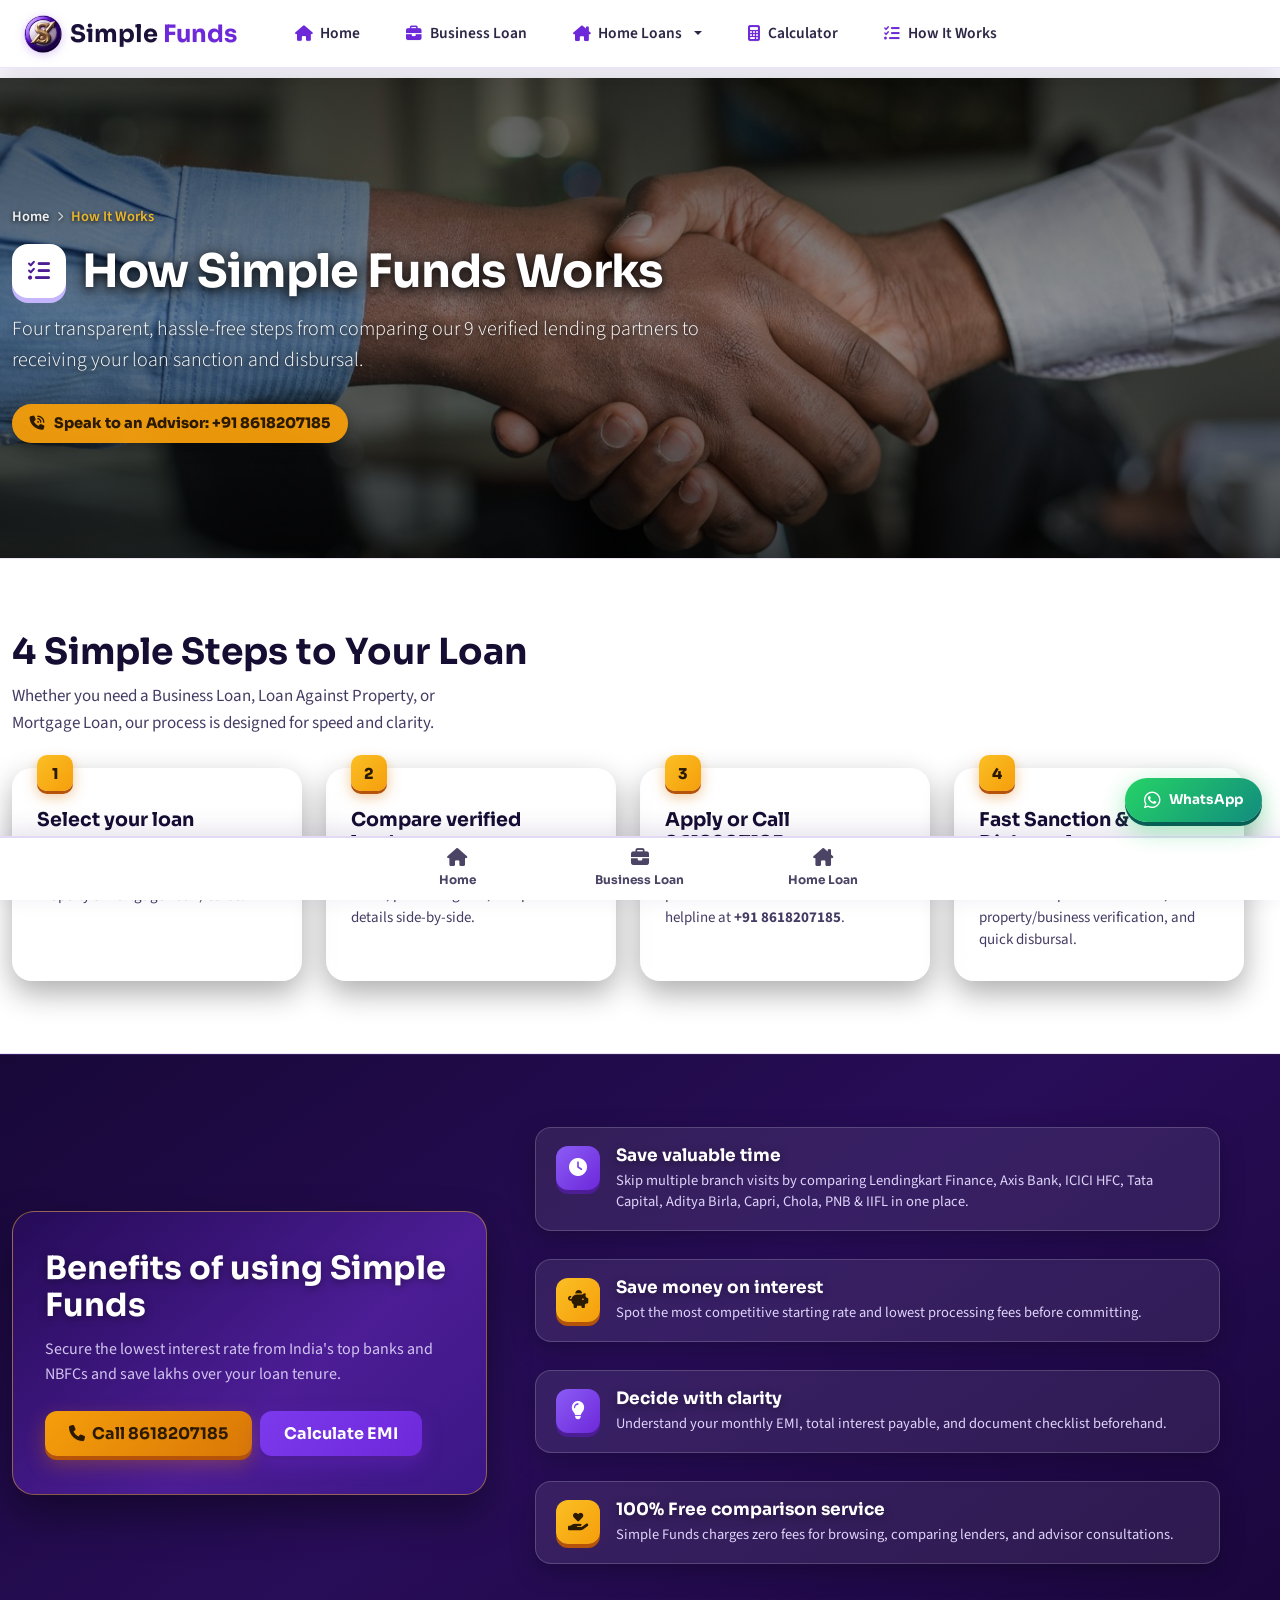
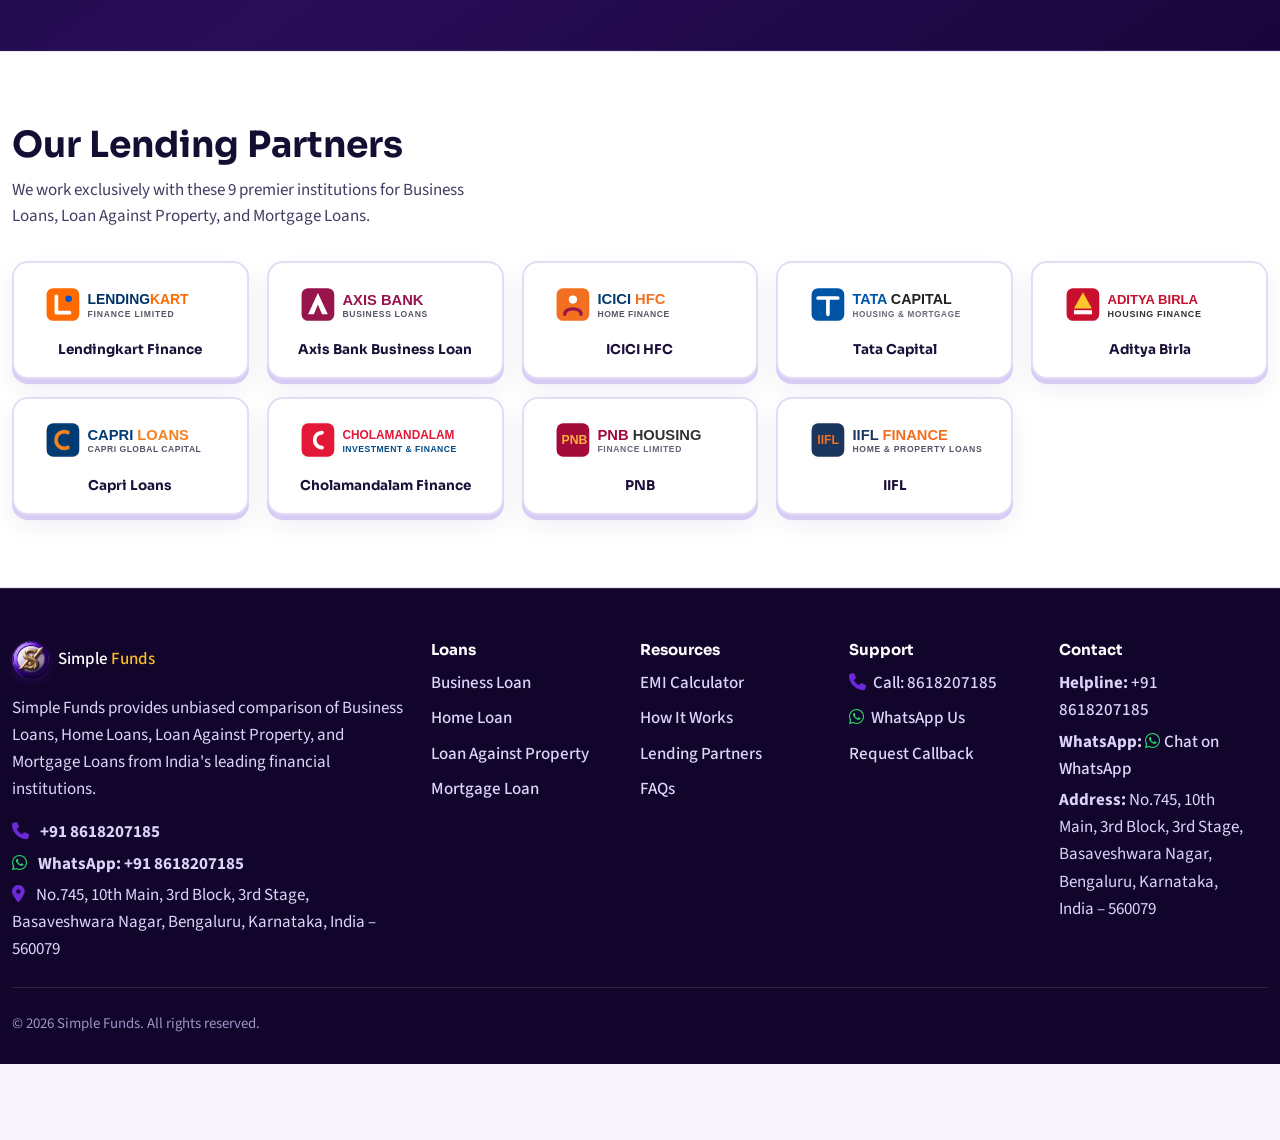
<file: how-it-works.html>
<!DOCTYPE html>
<html lang="en" data-bs-theme="light">

<head>
  <meta charset="utf-8">
  <meta name="viewport" content="width=device-width, initial-scale=1, viewport-fit=cover">
  <title>How Simple Funds Works – 4 Steps to Loan Approval | Simple Funds</title>
  <meta name="description" content="Learn how Simple Funds helps you compare, apply, and get fast sanction on Business Loans, Home Loans, Loan Against Property, and Mortgage Loans. Call +91 8618207185.">
  <link rel="icon" href="assets/favicon.png" type="image/png">
  <link href="https://fonts.googleapis.com/css2?family=Sora:wght@400;600;700;800&family=Source+Sans+3:wght@400;500;600;700&display=swap" rel="stylesheet">
  <link rel="stylesheet" href="https://cdnjs.cloudflare.com/ajax/libs/font-awesome/6.5.1/css/all.min.css">
  <link rel="stylesheet" href="css/bootstrap.min.css">
  <link rel="stylesheet" href="css/style.css">
  <link rel="stylesheet" href="css/carousel.css">
  <link rel="stylesheet" href="css/responsive.css">
</head>

<body>
  <!-- Preloader -->
  <div class="sf-preloader" id="preloader" aria-label="Loading Simple Funds">
    <div class="sf-preloader-box">
      <div class="sf-preloader-ring-wrap">
        <div class="sf-preloader-ring"></div>
        <img src="assets/logo.png" alt="Simple Funds Logo" class="sf-preloader-logo">
      </div>
      <div class="sf-preloader-brand">Simple <span>Funds</span></div>
      <div class="sf-preloader-sub">How It Works</div>
    </div>
  </div>

  <!-- HEADER & NAVIGATION (No Login/Register) -->
  <header>
    <nav class="navbar navbar-expand-xl qf-nav fixed-top" aria-label="Main">
      <div class="container-fluid">
        <a class="navbar-brand d-flex align-items-center gap-2" href="index.html">
          <img src="assets/logo.png" alt="Simple Funds Logo" class="brand-logo-img" width="40" height="40">
          <span class="wm">Simple <span class="b2">Funds</span></span>
        </a>
        <button class="navbar-toggler" type="button" data-bs-toggle="collapse" data-bs-target="#nav"
          aria-controls="nav" aria-expanded="false" aria-label="Toggle navigation">
          <span class="tg"></span>
        </button>
        <div class="collapse navbar-collapse" id="nav">
          <ul class="navbar-nav me-auto mb-2 mb-xl-0" id="menu">
            <li class="nav-item">
              <a class="nav-link" href="index.html"><i class="fa-solid fa-house"></i> Home</a>
            </li>
            <li class="nav-item">
              <a class="nav-link" href="business-loan.html">
                <i class="fa-solid fa-briefcase"></i> Business Loan
              </a>
            </li>
            <li class="nav-item dropdown">
              <a class="nav-link dropdown-toggle" href="home-loan.html" role="button" data-bs-toggle="dropdown" aria-expanded="false">
                <i class="fa-solid fa-house-chimney"></i> Home Loans
              </a>
              <ul class="dropdown-menu">
                <li><a class="dropdown-item" href="home-loan.html"><i class="fa-solid fa-house-chimney"></i> Home Loan Overview</a></li>
                <li><a class="dropdown-item" href="loan-against-property.html"><i class="fa-solid fa-landmark"></i> Loan Against Property</a></li>
                <li><a class="dropdown-item" href="mortgage-loan.html"><i class="fa-solid fa-file-contract"></i> Mortgage Loan</a></li>
              </ul>
            </li>
            <li class="nav-item">
              <a class="nav-link" href="calculator.html">
                <i class="fa-solid fa-calculator"></i> Calculator
              </a>
            </li>
            <li class="nav-item">
              <a class="nav-link active" href="how-it-works.html">
                <i class="fa-solid fa-list-check"></i> How It Works
              </a>
            </li>
          </ul>
        </div>
      </div>
    </nav>
  </header>

  <!-- MAIN HOW IT WORKS VIEW -->
  <main id="main">
    <!-- SECTION 1: DEDICATED HOW IT WORKS HERO PICTURE BANNER -->
    <section class="loan-hero-banner" style="background-image: url('assets/page-how-it-works.jpg')">
      <div class="loan-hero-overlay"></div>
      <div class="container loan-hero-container">
        <nav class="crumbs" aria-label="Breadcrumb">
          <a href="index.html">Home</a>
          <i class="fa-solid fa-chevron-right crumb-sep"></i>
          <span>How It Works</span>
        </nav>
        <div class="d-flex align-items-center gap-3 mt-3">
          <span class="ico3d loan-hero-icon"><i class="fa-solid fa-list-check"></i></span>
          <h1 class="loan-hero-title">How Simple Funds Works</h1>
        </div>
        <p class="lead loan-hero-lead">Four transparent, hassle-free steps from comparing our 9 verified lending partners to receiving your loan sanction and disbursal.</p>
        <div>
          <a href="tel:8618207185" class="hero-phone-pill"><i class="fa-solid fa-phone-volume"></i> Speak to an Advisor: +91 8618207185</a>
        </div>
      </div>
    </section>

    <!-- SECTION 2: 4 STEPS -->
    <section class="py-section sec-white sec-relative" id="how-it-works">
      <div class="container position-relative" style="z-index: 1;">
        <h2>4 Simple Steps to Your Loan</h2>
        <p class="sub">Whether you need a Business Loan, Loan Against Property, or Mortgage Loan, our process is designed for speed and clarity.</p>
        <div class="row g-4">
          <div class="col-md-6 col-lg-3">
            <div class="how tilt h-100"><span class="num">1</span>
              <h3>Select your loan</h3>
              <p>Choose between our <strong><a href="business-loan.html">Business Loan</a></strong> card or <strong><a href="home-loan.html">Home Loan</a></strong> (Loan Against Property &amp; Mortgage Loan) cards.</p>
            </div>
          </div>
          <div class="col-md-6 col-lg-3">
            <div class="how tilt h-100"><span class="num">2</span>
              <h3>Compare verified lenders</h3>
              <p>Review starting interest rates, tenure limits, processing fees, and partner details side-by-side.</p>
            </div>
          </div>
          <div class="col-md-6 col-lg-3">
            <div class="how tilt h-100"><span class="num">3</span>
              <h3>Apply or Call 8618207185</h3>
              <p>Click the Apply button for your preferred lender or call our direct helpline at <strong>+91 8618207185</strong>.</p>
            </div>
          </div>
          <div class="col-md-6 col-lg-3">
            <div class="how tilt h-100"><span class="num">4</span>
              <h3>Fast Sanction &amp; Disbursal</h3>
              <p>Our certified loan advisor assists you with doorstep documentation, property/business verification, and quick disbursal.</p>
            </div>
          </div>
        </div>
      </div>
    </section>

    <!-- SECTION 3: BENEFITS FOR YOU -->
    <section class="py-section sec-purple sec-relative" id="benefits">
      <div class="container position-relative" style="z-index: 1;">
        <div class="row g-5 align-items-center">
          <div class="col-lg-5">
            <div class="benefit-hero tilt">
              <h2>Benefits of using Simple Funds</h2>
              <p>Secure the lowest interest rate from India's top banks and NBFCs and save lakhs over your loan tenure.</p>
              <div class="d-flex flex-wrap gap-2 mt-3">
                <a class="btn btn-3d btn-alt" href="tel:8618207185"><i class="fa-solid fa-phone me-1"></i> Call 8618207185</a>
                <a class="btn btn-3d" href="calculator.html">Calculate EMI</a>
              </div>
            </div>
          </div>
          <div class="col-lg-7">
            <ul class="benefits">
              <li class="tilt"><span class="bi"><i class="fa-solid fa-clock"></i></span>
                <div>
                  <h3>Save valuable time</h3>
                  <p>Skip multiple branch visits by comparing Lendingkart Finance, Axis Bank, ICICI HFC, Tata Capital, Aditya Birla, Capri, Chola, PNB &amp; IIFL in one place.</p>
                </div>
              </li>
              <li class="tilt"><span class="bi g"><i class="fa-solid fa-piggy-bank"></i></span>
                <div>
                  <h3>Save money on interest</h3>
                  <p>Spot the most competitive starting rate and lowest processing fees before committing.</p>
                </div>
              </li>
              <li class="tilt"><span class="bi"><i class="fa-solid fa-lightbulb"></i></span>
                <div>
                  <h3>Decide with clarity</h3>
                  <p>Understand your monthly EMI, total interest payable, and document checklist beforehand.</p>
                </div>
              </li>
              <li class="tilt"><span class="bi g"><i class="fa-solid fa-hand-holding-heart"></i></span>
                <div>
                  <h3>100% Free comparison service</h3>
                  <p>Simple Funds charges zero fees for browsing, comparing lenders, and advisor consultations.</p>
                </div>
              </li>
            </ul>
          </div>
        </div>
      </div>
    </section>

    <!-- SECTION 4: OUR 9 VERIFIED LENDING PARTNERS -->
    <section class="py-section sec-white sec-relative">
      <div class="container position-relative" style="z-index: 1;">
        <h2>Our Lending Partners</h2>
        <p class="sub">We work exclusively with these 9 premier institutions for Business Loans, Loan Against Property, and Mortgage Loans.</p>
        <div class="partners-logo-grid">
          <a href="business-loan.html" class="partner-logo-card tilt">
            <img src="assets/lenders/lendingkart.svg" alt="Lendingkart Finance">
            <span>Lendingkart Finance</span>
          </a>
          <a href="business-loan.html" class="partner-logo-card tilt">
            <img src="assets/lenders/axis-bank.svg" alt="Axis Bank Business Loan">
            <span>Axis Bank Business Loan</span>
          </a>
          <a href="loan-against-property.html" class="partner-logo-card tilt">
            <img src="assets/lenders/icici-hfc.svg" alt="ICICI HFC">
            <span>ICICI HFC</span>
          </a>
          <a href="loan-against-property.html" class="partner-logo-card tilt">
            <img src="assets/lenders/tata-capital.svg" alt="Tata Capital">
            <span>Tata Capital</span>
          </a>
          <a href="loan-against-property.html" class="partner-logo-card tilt">
            <img src="assets/lenders/aditya-birla.svg" alt="Aditya Birla">
            <span>Aditya Birla</span>
          </a>
          <a href="loan-against-property.html" class="partner-logo-card tilt">
            <img src="assets/lenders/capri-loans.svg" alt="Capri Loans">
            <span>Capri Loans</span>
          </a>
          <a href="loan-against-property.html" class="partner-logo-card tilt">
            <img src="assets/lenders/chola.svg" alt="Cholamandalam Finance">
            <span>Cholamandalam Finance</span>
          </a>
          <a href="loan-against-property.html" class="partner-logo-card tilt">
            <img src="assets/lenders/pnb.svg" alt="PNB Housing Finance">
            <span>PNB</span>
          </a>
          <a href="loan-against-property.html" class="partner-logo-card tilt">
            <img src="assets/lenders/iifl.svg" alt="IIFL Finance">
            <span>IIFL</span>
          </a>
        </div>
      </div>
    </section>
  </main>

  <!-- FOOTER -->
  <footer class="qf-foot sec-purple-foot">
    <div class="container">
      <div class="row g-4">
        <div class="col-lg-4">
          <a class="navbar-brand d-flex align-items-center gap-2" href="index.html">
            <img src="assets/logo.png" alt="Simple Funds Logo" class="brand-logo-img" width="40" height="40">
            <span class="wm">Simple <span class="b2">Funds</span></span>
          </a>
          <p class="mt-3">Simple Funds provides unbiased comparison of Business Loans, Home Loans, Loan Against Property, and Mortgage Loans from India's leading financial institutions.</p>
          <p class="mb-1"><i class="fa-solid fa-phone me-2"></i> <a href="tel:8618207185" class="text-decoration-none fw-bold">+91 8618207185</a></p>
          <p class="mb-1"><i class="fa-brands fa-whatsapp me-2" style="color: #25D366;"></i> <a href="https://wa.me/918618207185" target="_blank" rel="noopener noreferrer" class="text-decoration-none fw-bold">WhatsApp: +91 8618207185</a></p>
          <p class="mb-0"><i class="fa-solid fa-location-dot me-2"></i> No.745, 10th Main, 3rd Block, 3rd Stage, Basaveshwara Nagar, Bengaluru, Karnataka, India – 560079</p>
        </div>
        <div class="col-6 col-lg-2">
          <h3>Loans</h3>
          <ul class="list-unstyled">
            <li><a href="business-loan.html">Business Loan</a></li>
            <li><a href="home-loan.html">Home Loan</a></li>
            <li><a href="loan-against-property.html">Loan Against Property</a></li>
            <li><a href="mortgage-loan.html">Mortgage Loan</a></li>
          </ul>
        </div>
        <div class="col-6 col-lg-2">
          <h3>Resources</h3>
          <ul class="list-unstyled">
            <li><a href="calculator.html">EMI Calculator</a></li>
            <li><a href="how-it-works.html">How It Works</a></li>
            <li><a href="index.html#partners">Lending Partners</a></li>
            <li><a href="index.html#faq">FAQs</a></li>
          </ul>
        </div>
        <div class="col-6 col-lg-2">
          <h3>Support</h3>
          <ul class="list-unstyled">
            <li><a href="tel:8618207185"><i class="fa-solid fa-phone me-1"></i> Call: 8618207185</a></li>
            <li><a href="https://wa.me/918618207185" target="_blank" rel="noopener noreferrer"><i class="fa-brands fa-whatsapp me-1" style="color: #25D366;"></i> WhatsApp Us</a></li>
            <li><button class="linkbtn" type="button" data-apply>Request Callback</button></li>
          </ul>
        </div>
        <div class="col-6 col-lg-2">
          <h3>Contact</h3>
          <p class="mb-1"><strong>Helpline:</strong> <a href="tel:8618207185">+91 8618207185</a></p>
          <p class="mb-1"><strong>WhatsApp:</strong> <a href="https://wa.me/918618207185" target="_blank" rel="noopener noreferrer"><i class="fa-brands fa-whatsapp me-1" style="color: #25D366;"></i>Chat on WhatsApp</a></p>
          <p class="mb-0"><strong>Address:</strong> No.745, 10th Main, 3rd Block, 3rd Stage, Basaveshwara Nagar, Bengaluru, Karnataka, India – 560079</p>
        </div>
      </div>
      <hr class="my-4">
      <p class="small mb-0">© <span id="yr">2026</span> Simple Funds. All rights reserved.</p>
    </div>
  </footer>

  <!-- Floating Sticky WhatsApp Button (Bottom Right) -->
  <a href="https://wa.me/918618207185" class="floating-whatsapp-btn" aria-label="Chat on WhatsApp" id="stickyWhatsAppBtn" target="_blank" rel="noopener noreferrer">
    <i class="fa-brands fa-whatsapp"></i>
    <span>WhatsApp</span>
  </a>

  <!-- Sticky Bottom Navigation Bar (Home, Business Loan, Home Loan, Call Now) -->
  <nav class="sticky-bottom-bar" aria-label="Bottom Navigation">
    <div class="container">
      <a href="index.html" class="bottom-tab" id="tabHome">
        <i class="fa-solid fa-house"></i>
        <span>Home</span>
      </a>
      <a href="business-loan.html" class="bottom-tab" id="tabBusiness">
        <i class="fa-solid fa-briefcase"></i>
        <span>Business Loan</span>
      </a>
      <a href="home-loan.html" class="bottom-tab" id="tabHomeLoan">
        <i class="fa-solid fa-house-chimney"></i>
        <span>Home Loan</span>
      </a>
    </div>
  </nav>

  <!-- Apply Modal -->
  <div class="modal fade" id="applyModal" tabindex="-1" aria-labelledby="applyTitle" aria-hidden="true">
    <div class="modal-dialog modal-dialog-centered">
      <div class="modal-content">
        <div class="modal-header">
          <h2 class="modal-title" id="applyTitle">Apply / Get a Call Back</h2>
          <button type="button" class="btn-close" data-bs-dismiss="modal" aria-label="Close"></button>
        </div>
        <form id="form" class="modal-body row g-3">
          <div class="col-12">
            <div class="p-2 rounded bg-light border d-flex align-items-center justify-content-between">
              <span class="small fw-semibold">Direct Helpline:</span>
              <a href="tel:8618207185" class="fw-bold text-decoration-none"><i class="fa-solid fa-phone me-1"></i> +91 8618207185</a>
            </div>
          </div>
          <div class="col-md-6"><label class="form-label" for="f-name">Full name</label><input id="f-name" name="name" class="form-control" required autocomplete="name"></div>
          <div class="col-md-6"><label class="form-label" for="f-phone">Mobile number</label><input id="f-phone" name="phone" class="form-control" required inputmode="tel" pattern="[0-9+ ]{10,14}" autocomplete="tel"></div>
          <div class="col-md-6">
            <label class="form-label" for="f-type">Loan type</label>
            <select id="f-type" name="type" class="form-select">
              <option value="Business Loan">Business Loan</option>
              <option value="Home Loan">Home Loan</option>
              <option value="Loan Against Property">Loan Against Property</option>
              <option value="Mortgage Loan">Mortgage Loan</option>
            </select>
          </div>
          <div class="col-md-6"><label class="form-label" for="f-lender">Preferred lender</label><input id="f-lender" name="lender" class="form-control"></div>
          <div class="col-md-6"><label class="form-label" for="f-amt">Amount needed (₹)</label><input id="f-amt" name="amount" class="form-control" required inputmode="numeric"></div>
          <div class="col-md-6"><label class="form-label" for="f-city">City</label><input id="f-city" name="city" class="form-control" autocomplete="address-level2"></div>
          <div class="col-12"><button class="btn btn-3d w-100" type="submit">Submit Application Request</button></div>
        </form>
      </div>
    </div>
  </div>

  <!-- Scripts -->
  <script src="https://cdnjs.cloudflare.com/ajax/libs/bootstrap/5.3.2/js/bootstrap.bundle.min.js"></script>
  <script src="js/app.js"></script>
</body>

</html>
</file>
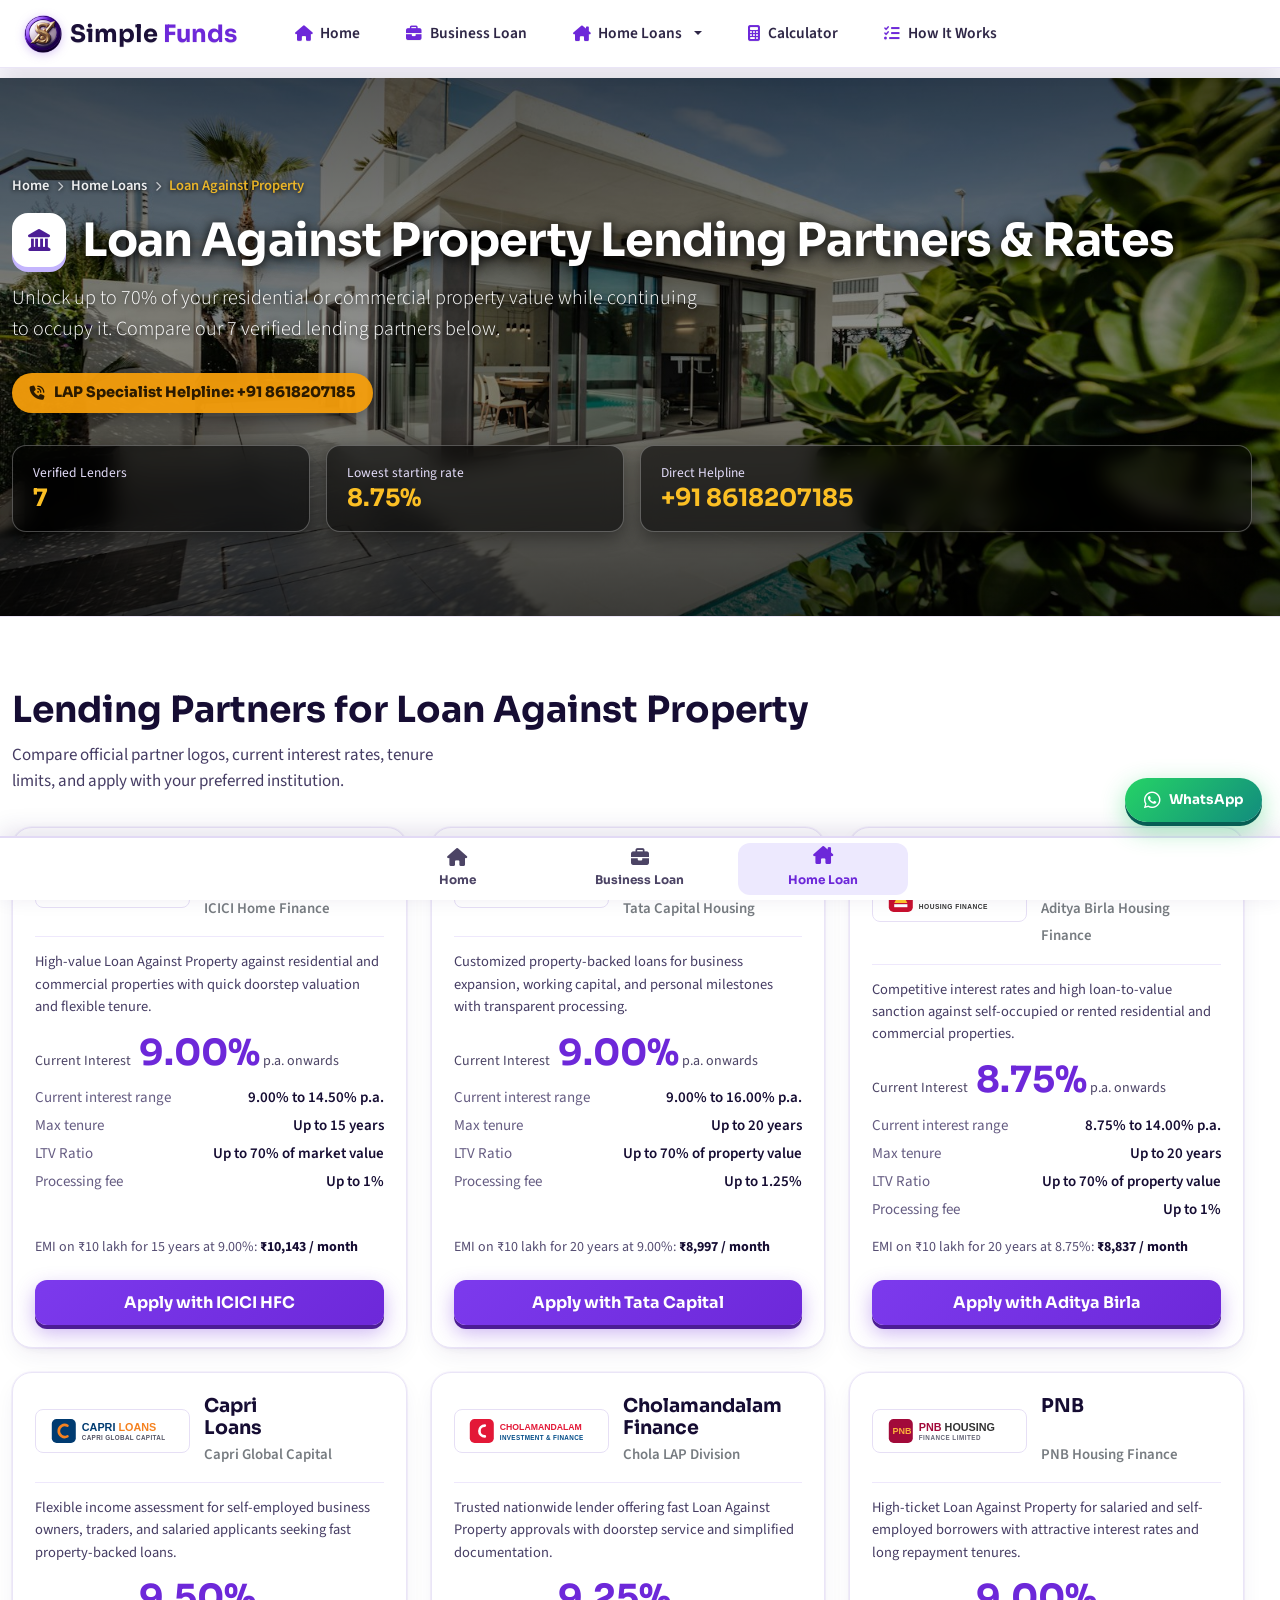
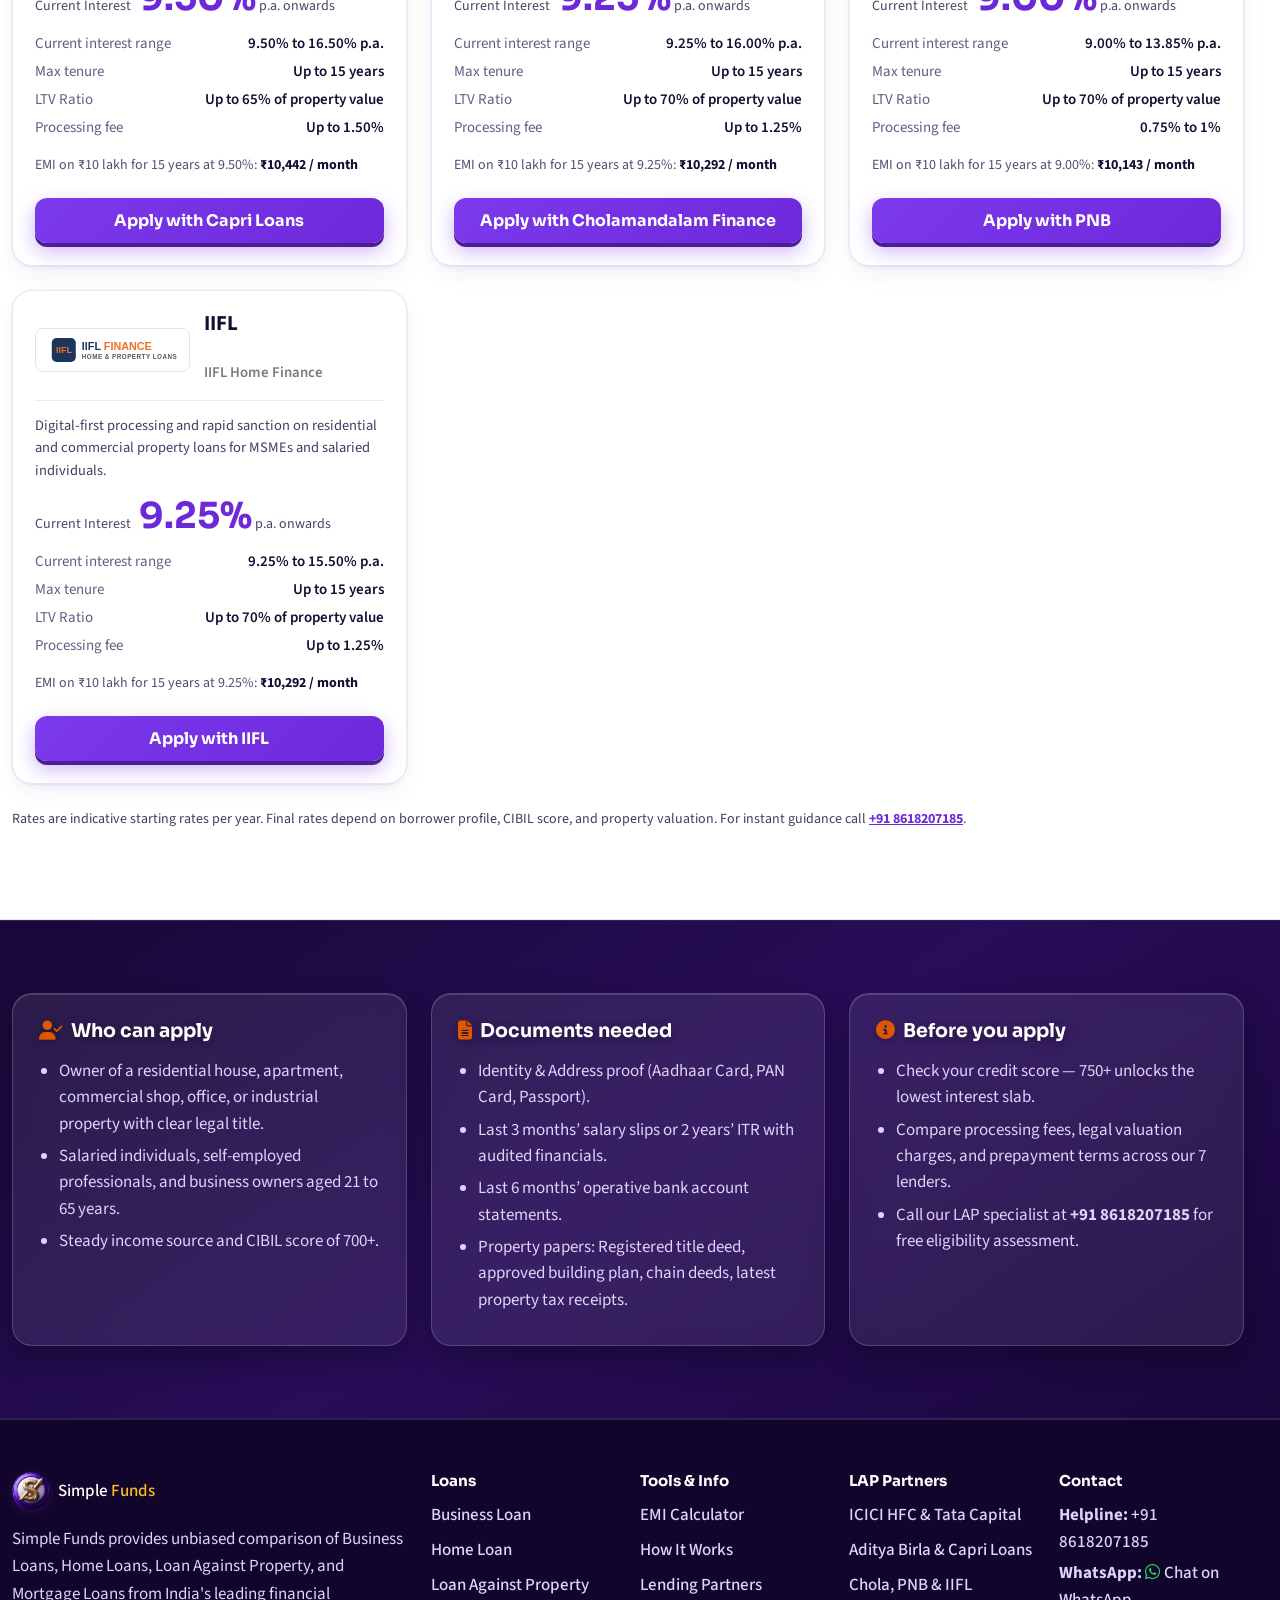
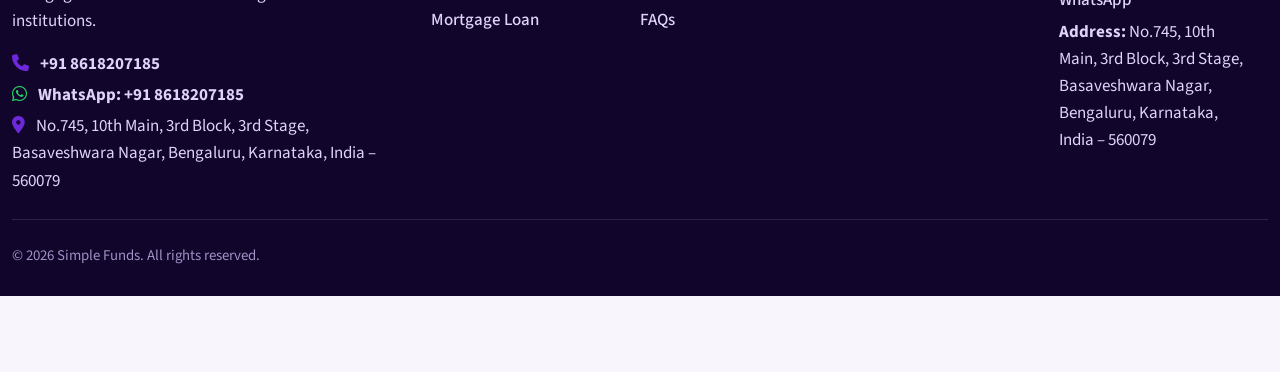
<file: loan-against-property.html>
<!DOCTYPE html>
<html lang="en" data-bs-theme="light">

<head>
  <meta charset="utf-8">
  <meta name="viewport" content="width=device-width, initial-scale=1, viewport-fit=cover">
  <title>Loan Against Property Interest Rates – Compare 7 Lenders | Simple Funds</title>
  <meta name="description" content="Compare Loan Against Property interest rates and details from ICICI HFC, Tata Capital, Aditya Birla, Capri Loans, Cholamandalam Finance, PNB, and IIFL. Call +91 8618207185.">
  <link rel="icon" href="assets/favicon.png" type="image/png">
  <link href="https://fonts.googleapis.com/css2?family=Sora:wght@400;600;700;800&family=Source+Sans+3:wght@400;500;600;700&display=swap" rel="stylesheet">
  <link rel="stylesheet" href="https://cdnjs.cloudflare.com/ajax/libs/font-awesome/6.5.1/css/all.min.css">
  <link rel="stylesheet" href="css/bootstrap.min.css">
  <link rel="stylesheet" href="css/style.css">
  <link rel="stylesheet" href="css/carousel.css">
  <link rel="stylesheet" href="css/responsive.css">
</head>

<body>
  <!-- Preloader -->
  <div class="sf-preloader" id="preloader" aria-label="Loading Simple Funds">
    <div class="sf-preloader-box">
      <div class="sf-preloader-ring-wrap">
        <div class="sf-preloader-ring"></div>
        <img src="assets/logo.png" alt="Simple Funds Logo" class="sf-preloader-logo">
      </div>
      <div class="sf-preloader-brand">Simple <span>Funds</span></div>
      <div class="sf-preloader-sub">Loan Against Property</div>
    </div>
  </div>

  <!-- HEADER & NAVIGATION (No Login/Register) -->
  <header>
    <nav class="navbar navbar-expand-xl qf-nav fixed-top" aria-label="Main">
      <div class="container-fluid">
        <a class="navbar-brand d-flex align-items-center gap-2" href="index.html">
          <img src="assets/logo.png" alt="Simple Funds Logo" class="brand-logo-img" width="40" height="40">
          <span class="wm">Simple <span class="b2">Funds</span></span>
        </a>
        <button class="navbar-toggler" type="button" data-bs-toggle="collapse" data-bs-target="#nav"
          aria-controls="nav" aria-expanded="false" aria-label="Toggle navigation">
          <span class="tg"></span>
        </button>
        <div class="collapse navbar-collapse" id="nav">
          <ul class="navbar-nav me-auto mb-2 mb-xl-0" id="menu">
            <li class="nav-item">
              <a class="nav-link" href="index.html"><i class="fa-solid fa-house"></i> Home</a>
            </li>
            <li class="nav-item">
              <a class="nav-link" href="business-loan.html">
                <i class="fa-solid fa-briefcase"></i> Business Loan
              </a>
            </li>
            <li class="nav-item dropdown">
              <a class="nav-link dropdown-toggle active" href="home-loan.html" role="button" data-bs-toggle="dropdown" aria-expanded="false">
                <i class="fa-solid fa-house-chimney"></i> Home Loans
              </a>
              <ul class="dropdown-menu">
                <li><a class="dropdown-item" href="home-loan.html"><i class="fa-solid fa-house-chimney"></i> Home Loan Overview</a></li>
                <li><a class="dropdown-item active" href="loan-against-property.html"><i class="fa-solid fa-landmark"></i> Loan Against Property</a></li>
                <li><a class="dropdown-item" href="mortgage-loan.html"><i class="fa-solid fa-file-contract"></i> Mortgage Loan</a></li>
              </ul>
            </li>
            <li class="nav-item">
              <a class="nav-link" href="calculator.html">
                <i class="fa-solid fa-calculator"></i> Calculator
              </a>
            </li>
            <li class="nav-item">
              <a class="nav-link" href="how-it-works.html">
                <i class="fa-solid fa-list-check"></i> How It Works
              </a>
            </li>
          </ul>
        </div>
      </div>
    </nav>
  </header>

  <!-- MAIN LOAN DETAIL VIEW -->
  <main id="main">
    <!-- SECTION 1: DEDICATED LOAN AGAINST PROPERTY HERO PICTURE BANNER -->
    <section class="loan-hero-banner" style="background-image: url('assets/page-property-loan.jpg')">
      <div class="loan-hero-overlay"></div>
      <div class="container loan-hero-container">
        <nav class="crumbs" aria-label="Breadcrumb">
          <a href="index.html">Home</a>
          <i class="fa-solid fa-chevron-right crumb-sep"></i>
          <a href="home-loan.html">Home Loans</a>
          <i class="fa-solid fa-chevron-right crumb-sep"></i>
          <span>Loan Against Property</span>
        </nav>
        <div class="d-flex align-items-center gap-3 mt-3">
          <span class="ico3d loan-hero-icon"><i class="fa-solid fa-landmark"></i></span>
          <h1 class="loan-hero-title">Loan Against Property Lending Partners &amp; Rates</h1>
        </div>
        <p class="lead loan-hero-lead">Unlock up to 70% of your residential or commercial property value while continuing to occupy it. Compare our 7 verified lending partners below.</p>
        <div>
          <a href="tel:8618207185" class="hero-phone-pill"><i class="fa-solid fa-phone-volume"></i> LAP Specialist Helpline: +91 8618207185</a>
        </div>
        <div class="row g-3 mt-3">
          <div class="col-6 col-md-3">
            <div class="stat loan-stat">
              <small>Verified Lenders</small>
              <strong>7</strong>
            </div>
          </div>
          <div class="col-6 col-md-3">
            <div class="stat loan-stat">
              <small>Lowest starting rate</small>
              <strong>8.75%</strong>
            </div>
          </div>
          <div class="col-12 col-md-6">
            <div class="stat loan-stat">
              <small>Direct Helpline</small>
              <strong>+91 8618207185</strong>
            </div>
          </div>
        </div>
      </div>
    </section>

    <!-- SECTION 2: 7 LENDING PARTNERS WITH LOGO, DETAILS & CURRENT INTEREST -->
    <section class="py-section sec-white sec-relative">
      <div class="container position-relative" style="z-index: 1;">
        <h2 class="mb-2">Lending Partners for Loan Against Property</h2>
        <p class="sub">Compare official partner logos, current interest rates, tenure limits, and apply with your preferred institution.</p>
        <div class="row g-4">

          <!-- 1. ICICI HFC -->
          <div class="col-md-6 col-lg-4">
            <article class="lender tilt card-3d h-100 d-flex flex-column">
              <span class="best">Popular Choice</span>
              <div class="lender-logo-header">
                <img src="assets/lenders/icici-hfc.svg" alt="ICICI HFC Logo" class="lender-logo-img">
                <div>
                  <h3 class="mb-0">ICICI HFC</h3>
                  <small class="text-muted fw-semibold">ICICI Home Finance</small>
                </div>
              </div>
              <p class="lender-desc-text">High-value Loan Against Property against residential and commercial properties with quick doorstep valuation and flexible tenure.</p>
              <div class="rate"><small>Current Interest</small> 9.00%<small> p.a. onwards</small></div>
              <dl>
                <dt>Current interest range</dt><dd>9.00% to 14.50% p.a.</dd>
                <dt>Max tenure</dt><dd>Up to 15 years</dd>
                <dt>LTV Ratio</dt><dd>Up to 70% of market value</dd>
                <dt>Processing fee</dt><dd>Up to 1%</dd>
              </dl>
              <p class="hint mt-auto">EMI on ₹10 lakh for 15 years at 9.00%: <b>₹10,143 / month</b></p>
              <button class="btn btn-3d w-100 mt-2" data-apply data-loan="Loan Against Property" data-lender="ICICI HFC">Apply with ICICI HFC</button>
            </article>
          </div>

          <!-- 2. Tata Capital -->
          <div class="col-md-6 col-lg-4">
            <article class="lender tilt card-3d h-100 d-flex flex-column">
              <div class="lender-logo-header">
                <img src="assets/lenders/tata-capital.svg" alt="Tata Capital Logo" class="lender-logo-img">
                <div>
                  <h3 class="mb-0">Tata Capital</h3>
                  <small class="text-muted fw-semibold">Tata Capital Housing</small>
                </div>
              </div>
              <p class="lender-desc-text">Customized property-backed loans for business expansion, working capital, and personal milestones with transparent processing.</p>
              <div class="rate"><small>Current Interest</small> 9.00%<small> p.a. onwards</small></div>
              <dl>
                <dt>Current interest range</dt><dd>9.00% to 16.00% p.a.</dd>
                <dt>Max tenure</dt><dd>Up to 20 years</dd>
                <dt>LTV Ratio</dt><dd>Up to 70% of property value</dd>
                <dt>Processing fee</dt><dd>Up to 1.25%</dd>
              </dl>
              <p class="hint mt-auto">EMI on ₹10 lakh for 20 years at 9.00%: <b>₹8,997 / month</b></p>
              <button class="btn btn-3d w-100 mt-2" data-apply data-loan="Loan Against Property" data-lender="Tata Capital">Apply with Tata Capital</button>
            </article>
          </div>

          <!-- 3. Aditya Birla -->
          <div class="col-md-6 col-lg-4">
            <article class="lender tilt card-3d h-100 d-flex flex-column">
              <span class="best">Lowest Starting Rate</span>
              <div class="lender-logo-header">
                <img src="assets/lenders/aditya-birla.svg" alt="Aditya Birla Logo" class="lender-logo-img">
                <div>
                  <h3 class="mb-0">Aditya Birla</h3>
                  <small class="text-muted fw-semibold">Aditya Birla Housing Finance</small>
                </div>
              </div>
              <p class="lender-desc-text">Competitive interest rates and high loan-to-value sanction against self-occupied or rented residential and commercial properties.</p>
              <div class="rate"><small>Current Interest</small> 8.75%<small> p.a. onwards</small></div>
              <dl>
                <dt>Current interest range</dt><dd>8.75% to 14.00% p.a.</dd>
                <dt>Max tenure</dt><dd>Up to 20 years</dd>
                <dt>LTV Ratio</dt><dd>Up to 70% of property value</dd>
                <dt>Processing fee</dt><dd>Up to 1%</dd>
              </dl>
              <p class="hint mt-auto">EMI on ₹10 lakh for 20 years at 8.75%: <b>₹8,837 / month</b></p>
              <button class="btn btn-3d w-100 mt-2" data-apply data-loan="Loan Against Property" data-lender="Aditya Birla">Apply with Aditya Birla</button>
            </article>
          </div>

          <!-- 4. Capri Loans -->
          <div class="col-md-6 col-lg-4">
            <article class="lender tilt card-3d h-100 d-flex flex-column">
              <div class="lender-logo-header">
                <img src="assets/lenders/capri-loans.svg" alt="Capri Loans Logo" class="lender-logo-img">
                <div>
                  <h3 class="mb-0">Capri Loans</h3>
                  <small class="text-muted fw-semibold">Capri Global Capital</small>
                </div>
              </div>
              <p class="lender-desc-text">Flexible income assessment for self-employed business owners, traders, and salaried applicants seeking fast property-backed loans.</p>
              <div class="rate"><small>Current Interest</small> 9.50%<small> p.a. onwards</small></div>
              <dl>
                <dt>Current interest range</dt><dd>9.50% to 16.50% p.a.</dd>
                <dt>Max tenure</dt><dd>Up to 15 years</dd>
                <dt>LTV Ratio</dt><dd>Up to 65% of property value</dd>
                <dt>Processing fee</dt><dd>Up to 1.50%</dd>
              </dl>
              <p class="hint mt-auto">EMI on ₹10 lakh for 15 years at 9.50%: <b>₹10,442 / month</b></p>
              <button class="btn btn-3d w-100 mt-2" data-apply data-loan="Loan Against Property" data-lender="Capri Loans">Apply with Capri Loans</button>
            </article>
          </div>

          <!-- 5. Cholamandalam Finance -->
          <div class="col-md-6 col-lg-4">
            <article class="lender tilt card-3d h-100 d-flex flex-column">
              <div class="lender-logo-header">
                <img src="assets/lenders/chola.svg" alt="Cholamandalam Finance Logo" class="lender-logo-img">
                <div>
                  <h3 class="mb-0">Cholamandalam Finance</h3>
                  <small class="text-muted fw-semibold">Chola LAP Division</small>
                </div>
              </div>
              <p class="lender-desc-text">Trusted nationwide lender offering fast Loan Against Property approvals with doorstep service and simplified documentation.</p>
              <div class="rate"><small>Current Interest</small> 9.25%<small> p.a. onwards</small></div>
              <dl>
                <dt>Current interest range</dt><dd>9.25% to 16.00% p.a.</dd>
                <dt>Max tenure</dt><dd>Up to 15 years</dd>
                <dt>LTV Ratio</dt><dd>Up to 70% of property value</dd>
                <dt>Processing fee</dt><dd>Up to 1.25%</dd>
              </dl>
              <p class="hint mt-auto">EMI on ₹10 lakh for 15 years at 9.25%: <b>₹10,292 / month</b></p>
              <button class="btn btn-3d w-100 mt-2" data-apply data-loan="Loan Against Property" data-lender="Cholamandalam Finance">Apply with Cholamandalam Finance</button>
            </article>
          </div>

          <!-- 6. PNB -->
          <div class="col-md-6 col-lg-4">
            <article class="lender tilt card-3d h-100 d-flex flex-column">
              <div class="lender-logo-header">
                <img src="assets/lenders/pnb.svg" alt="PNB Housing Finance Logo" class="lender-logo-img">
                <div>
                  <h3 class="mb-0">PNB</h3>
                  <small class="text-muted fw-semibold">PNB Housing Finance</small>
                </div>
              </div>
              <p class="lender-desc-text">High-ticket Loan Against Property for salaried and self-employed borrowers with attractive interest rates and long repayment tenures.</p>
              <div class="rate"><small>Current Interest</small> 9.00%<small> p.a. onwards</small></div>
              <dl>
                <dt>Current interest range</dt><dd>9.00% to 13.85% p.a.</dd>
                <dt>Max tenure</dt><dd>Up to 15 years</dd>
                <dt>LTV Ratio</dt><dd>Up to 70% of property value</dd>
                <dt>Processing fee</dt><dd>0.75% to 1%</dd>
              </dl>
              <p class="hint mt-auto">EMI on ₹10 lakh for 15 years at 9.00%: <b>₹10,143 / month</b></p>
              <button class="btn btn-3d w-100 mt-2" data-apply data-loan="Loan Against Property" data-lender="PNB">Apply with PNB</button>
            </article>
          </div>

          <!-- 7. IIFL -->
          <div class="col-md-6 col-lg-4">
            <article class="lender tilt card-3d h-100 d-flex flex-column">
              <div class="lender-logo-header">
                <img src="assets/lenders/iifl.svg" alt="IIFL Finance Logo" class="lender-logo-img">
                <div>
                  <h3 class="mb-0">IIFL</h3>
                  <small class="text-muted fw-semibold">IIFL Home Finance</small>
                </div>
              </div>
              <p class="lender-desc-text">Digital-first processing and rapid sanction on residential and commercial property loans for MSMEs and salaried individuals.</p>
              <div class="rate"><small>Current Interest</small> 9.25%<small> p.a. onwards</small></div>
              <dl>
                <dt>Current interest range</dt><dd>9.25% to 15.50% p.a.</dd>
                <dt>Max tenure</dt><dd>Up to 15 years</dd>
                <dt>LTV Ratio</dt><dd>Up to 70% of property value</dd>
                <dt>Processing fee</dt><dd>Up to 1.25%</dd>
              </dl>
              <p class="hint mt-auto">EMI on ₹10 lakh for 15 years at 9.25%: <b>₹10,292 / month</b></p>
              <button class="btn btn-3d w-100 mt-2" data-apply data-loan="Loan Against Property" data-lender="IIFL">Apply with IIFL</button>
            </article>
          </div>

        </div>
        <p class="note mt-4">Rates are indicative starting rates per year. Final rates depend on borrower profile, CIBIL score, and property valuation. For instant guidance call <strong><a href="tel:8618207185">+91 8618207185</a></strong>.</p>
      </div>
    </section>

    <!-- SECTION 3: WHO CAN APPLY, DOCUMENTS NEEDED, BEFORE YOU APPLY -->
    <section class="py-section sec-purple sec-relative">
      <div class="container position-relative" style="z-index: 1;">
        <div class="row g-4">
          <div class="col-lg-4">
            <div class="panel-box tilt card-3d h-100">
              <h3><i class="fa-solid fa-user-check me-2 text-warning"></i>Who can apply</h3>
              <ul class="mt-3">
                <li>Owner of a residential house, apartment, commercial shop, office, or industrial property with clear legal title.</li>
                <li>Salaried individuals, self-employed professionals, and business owners aged 21 to 65 years.</li>
                <li>Steady income source and CIBIL score of 700+.</li>
              </ul>
            </div>
          </div>
          <div class="col-lg-4">
            <div class="panel-box tilt card-3d h-100">
              <h3><i class="fa-solid fa-file-lines me-2 text-warning"></i>Documents needed</h3>
              <ul class="mt-3">
                <li>Identity &amp; Address proof (Aadhaar Card, PAN Card, Passport).</li>
                <li>Last 3 months’ salary slips or 2 years’ ITR with audited financials.</li>
                <li>Last 6 months’ operative bank account statements.</li>
                <li>Property papers: Registered title deed, approved building plan, chain deeds, latest property tax receipts.</li>
              </ul>
            </div>
          </div>
          <div class="col-lg-4">
            <div class="panel-box tilt card-3d h-100">
              <h3><i class="fa-solid fa-circle-info me-2 text-warning"></i>Before you apply</h3>
              <ul class="mt-3">
                <li>Check your credit score — 750+ unlocks the lowest interest slab.</li>
                <li>Compare processing fees, legal valuation charges, and prepayment terms across our 7 lenders.</li>
                <li>Call our LAP specialist at <strong>+91 8618207185</strong> for free eligibility assessment.</li>
              </ul>
            </div>
          </div>
        </div>
      </div>
    </section>
  </main>

  <!-- FOOTER -->
  <footer class="qf-foot sec-purple-foot">
    <div class="container">
      <div class="row g-4">
        <div class="col-lg-4">
          <a class="navbar-brand d-flex align-items-center gap-2" href="index.html">
            <img src="assets/logo.png" alt="Simple Funds Logo" class="brand-logo-img" width="40" height="40">
            <span class="wm">Simple <span class="b2">Funds</span></span>
          </a>
          <p class="mt-3">Simple Funds provides unbiased comparison of Business Loans, Home Loans, Loan Against Property, and Mortgage Loans from India's leading financial institutions.</p>
          <p class="mb-1"><i class="fa-solid fa-phone me-2"></i> <a href="tel:8618207185" class="text-decoration-none fw-bold">+91 8618207185</a></p>
          <p class="mb-1"><i class="fa-brands fa-whatsapp me-2" style="color: #25D366;"></i> <a href="https://wa.me/918618207185" target="_blank" rel="noopener noreferrer" class="text-decoration-none fw-bold">WhatsApp: +91 8618207185</a></p>
          <p class="mb-0"><i class="fa-solid fa-location-dot me-2"></i> No.745, 10th Main, 3rd Block, 3rd Stage, Basaveshwara Nagar, Bengaluru, Karnataka, India – 560079</p>
        </div>
        <div class="col-6 col-lg-2">
          <h3>Loans</h3>
          <ul class="list-unstyled">
            <li><a href="business-loan.html">Business Loan</a></li>
            <li><a href="home-loan.html">Home Loan</a></li>
            <li><a href="loan-against-property.html">Loan Against Property</a></li>
            <li><a href="mortgage-loan.html">Mortgage Loan</a></li>
          </ul>
        </div>
        <div class="col-6 col-lg-2">
          <h3>Tools &amp; Info</h3>
          <ul class="list-unstyled">
            <li><a href="calculator.html">EMI Calculator</a></li>
            <li><a href="how-it-works.html">How It Works</a></li>
            <li><a href="index.html#partners">Lending Partners</a></li>
            <li><a href="index.html#faq">FAQs</a></li>
          </ul>
        </div>
        <div class="col-6 col-lg-2">
          <h3>LAP Partners</h3>
          <ul class="list-unstyled">
            <li><a href="loan-against-property.html">ICICI HFC &amp; Tata Capital</a></li>
            <li><a href="loan-against-property.html">Aditya Birla &amp; Capri Loans</a></li>
            <li><a href="loan-against-property.html">Chola, PNB &amp; IIFL</a></li>
          </ul>
        </div>
        <div class="col-6 col-lg-2">
          <h3>Contact</h3>
          <p class="mb-1"><strong>Helpline:</strong> <a href="tel:8618207185">+91 8618207185</a></p>
          <p class="mb-1"><strong>WhatsApp:</strong> <a href="https://wa.me/918618207185" target="_blank" rel="noopener noreferrer"><i class="fa-brands fa-whatsapp me-1" style="color: #25D366;"></i>Chat on WhatsApp</a></p>
          <p class="mb-0"><strong>Address:</strong> No.745, 10th Main, 3rd Block, 3rd Stage, Basaveshwara Nagar, Bengaluru, Karnataka, India – 560079</p>
        </div>
      </div>
      <hr class="my-4">
      <p class="small mb-0">© <span id="yr">2026</span> Simple Funds. All rights reserved.</p>
    </div>
  </footer>

  <!-- Floating Sticky WhatsApp Button (Bottom Right) -->
  <a href="https://wa.me/918618207185" class="floating-whatsapp-btn" aria-label="Chat on WhatsApp" id="stickyWhatsAppBtn" target="_blank" rel="noopener noreferrer">
    <i class="fa-brands fa-whatsapp"></i>
    <span>WhatsApp</span>
  </a>

  <!-- Sticky Bottom Navigation Bar (Home, Business Loan, Home Loan, Call Now) -->
  <nav class="sticky-bottom-bar" aria-label="Bottom Navigation">
    <div class="container">
      <a href="index.html" class="bottom-tab" id="tabHome">
        <i class="fa-solid fa-house"></i>
        <span>Home</span>
      </a>
      <a href="business-loan.html" class="bottom-tab" id="tabBusiness">
        <i class="fa-solid fa-briefcase"></i>
        <span>Business Loan</span>
      </a>
      <a href="home-loan.html" class="bottom-tab active" id="tabHomeLoan">
        <i class="fa-solid fa-house-chimney"></i>
        <span>Home Loan</span>
      </a>
    </div>
  </nav>

  <!-- Apply Modal -->
  <div class="modal fade" id="applyModal" tabindex="-1" aria-labelledby="applyTitle" aria-hidden="true">
    <div class="modal-dialog modal-dialog-centered">
      <div class="modal-content">
        <div class="modal-header">
          <h2 class="modal-title" id="applyTitle">Apply for Loan Against Property</h2>
          <button type="button" class="btn-close" data-bs-dismiss="modal" aria-label="Close"></button>
        </div>
        <form id="form" class="modal-body row g-3">
          <div class="col-12">
            <div class="p-2 rounded bg-light border d-flex align-items-center justify-content-between">
              <span class="small fw-semibold">Direct Helpline:</span>
              <a href="tel:8618207185" class="fw-bold text-decoration-none"><i class="fa-solid fa-phone me-1"></i> +91 8618207185</a>
            </div>
          </div>
          <div class="col-md-6"><label class="form-label" for="f-name">Full name</label><input id="f-name" name="name" class="form-control" required autocomplete="name"></div>
          <div class="col-md-6"><label class="form-label" for="f-phone">Mobile number</label><input id="f-phone" name="phone" class="form-control" required inputmode="tel" pattern="[0-9+ ]{10,14}" autocomplete="tel"></div>
          <div class="col-md-6">
            <label class="form-label" for="f-type">Loan type</label>
            <select id="f-type" name="type" class="form-select">
              <option value="Loan Against Property" selected>Loan Against Property</option>
              <option value="Mortgage Loan">Mortgage Loan</option>
              <option value="Home Loan">Home Loan</option>
              <option value="Business Loan">Business Loan</option>
            </select>
          </div>
          <div class="col-md-6"><label class="form-label" for="f-lender">Preferred lender</label><input id="f-lender" name="lender" class="form-control"></div>
          <div class="col-md-6"><label class="form-label" for="f-amt">Amount needed (₹)</label><input id="f-amt" name="amount" class="form-control" required inputmode="numeric"></div>
          <div class="col-md-6"><label class="form-label" for="f-city">City</label><input id="f-city" name="city" class="form-control" autocomplete="address-level2"></div>
          <div class="col-12"><button class="btn btn-3d w-100" type="submit">Submit Application Request</button></div>
        </form>
      </div>
    </div>
  </div>

  <!-- Scripts -->
  <script src="https://cdnjs.cloudflare.com/ajax/libs/bootstrap/5.3.2/js/bootstrap.bundle.min.js"></script>
  <script src="js/app.js"></script>
</body>

</html>
</file>
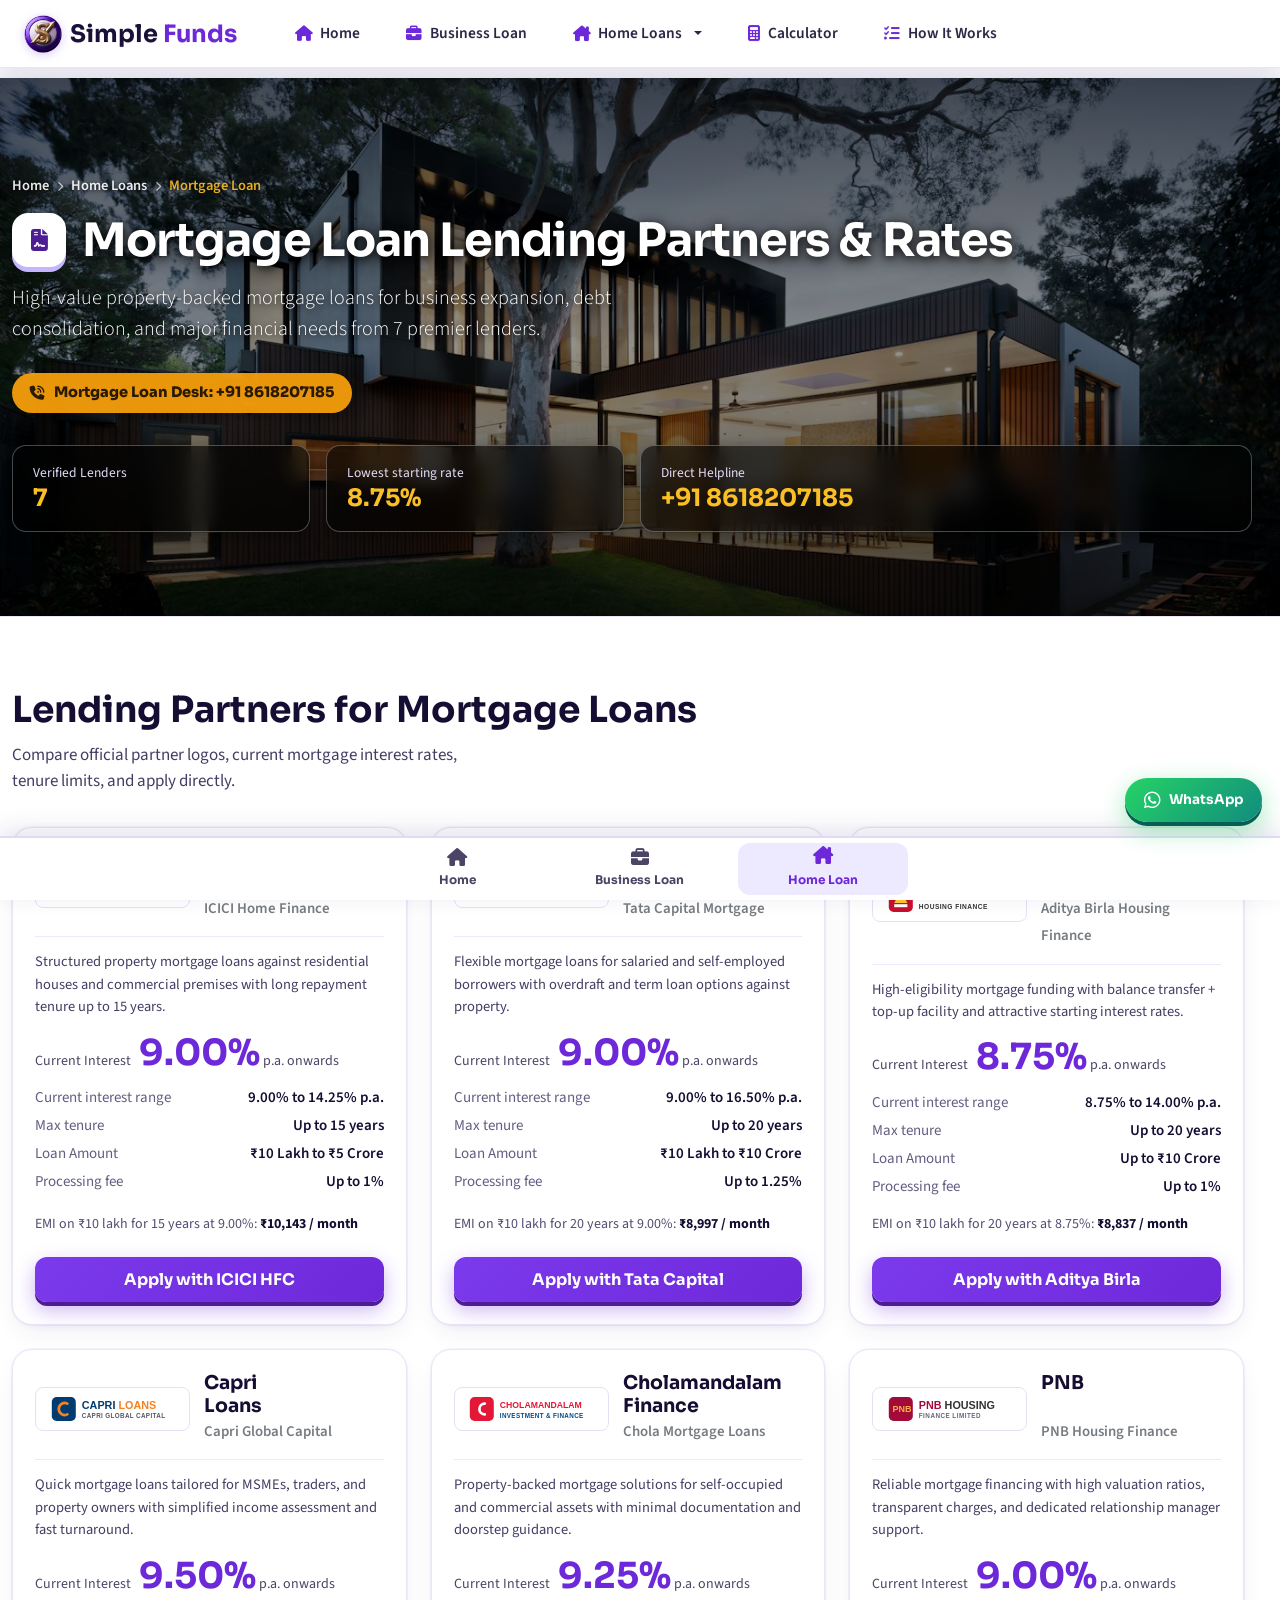
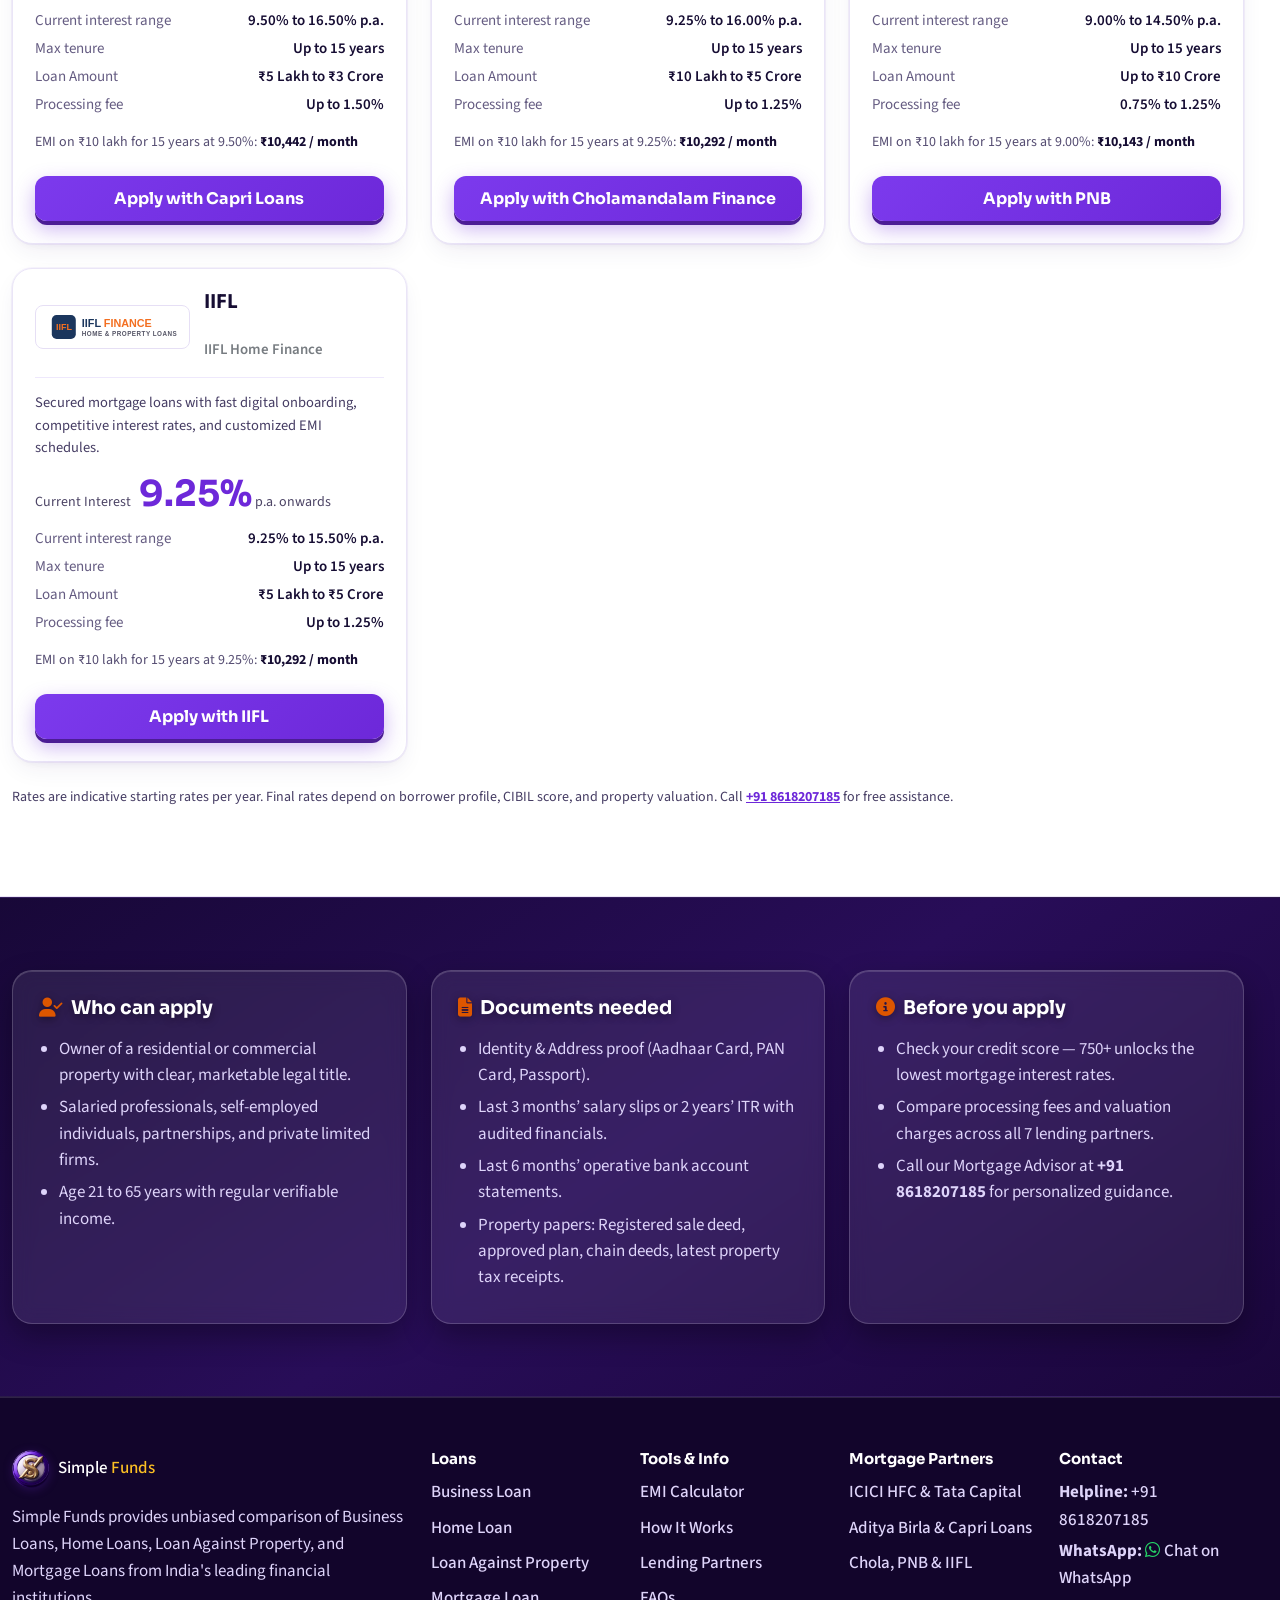
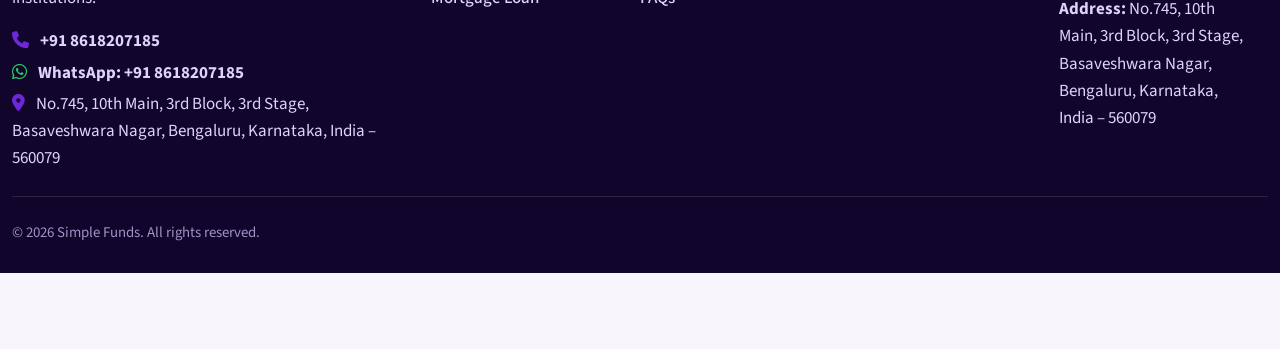
<file: mortgage-loan.html>
<!DOCTYPE html>
<html lang="en" data-bs-theme="light">

<head>
  <meta charset="utf-8">
  <meta name="viewport" content="width=device-width, initial-scale=1, viewport-fit=cover">
  <title>Mortgage Loan Interest Rates – Compare 7 Lenders | Simple Funds</title>
  <meta name="description" content="Compare Mortgage Loan interest rates and details from ICICI HFC, Tata Capital, Aditya Birla, Capri Loans, Cholamandalam Finance, PNB, and IIFL. Call +91 8618207185.">
  <link rel="icon" href="assets/favicon.png" type="image/png">
  <link href="https://fonts.googleapis.com/css2?family=Sora:wght@400;600;700;800&family=Source+Sans+3:wght@400;500;600;700&display=swap" rel="stylesheet">
  <link rel="stylesheet" href="https://cdnjs.cloudflare.com/ajax/libs/font-awesome/6.5.1/css/all.min.css">
  <link rel="stylesheet" href="css/bootstrap.min.css">
  <link rel="stylesheet" href="css/style.css">
  <link rel="stylesheet" href="css/carousel.css">
  <link rel="stylesheet" href="css/responsive.css">
</head>

<body>
  <!-- Preloader -->
  <div class="sf-preloader" id="preloader" aria-label="Loading Simple Funds">
    <div class="sf-preloader-box">
      <div class="sf-preloader-ring-wrap">
        <div class="sf-preloader-ring"></div>
        <img src="assets/logo.png" alt="Simple Funds Logo" class="sf-preloader-logo">
      </div>
      <div class="sf-preloader-brand">Simple <span>Funds</span></div>
      <div class="sf-preloader-sub">Mortgage Loans</div>
    </div>
  </div>

  <!-- HEADER & NAVIGATION (No Login/Register) -->
  <header>
    <nav class="navbar navbar-expand-xl qf-nav fixed-top" aria-label="Main">
      <div class="container-fluid">
        <a class="navbar-brand d-flex align-items-center gap-2" href="index.html">
          <img src="assets/logo.png" alt="Simple Funds Logo" class="brand-logo-img" width="40" height="40">
          <span class="wm">Simple <span class="b2">Funds</span></span>
        </a>
        <button class="navbar-toggler" type="button" data-bs-toggle="collapse" data-bs-target="#nav"
          aria-controls="nav" aria-expanded="false" aria-label="Toggle navigation">
          <span class="tg"></span>
        </button>
        <div class="collapse navbar-collapse" id="nav">
          <ul class="navbar-nav me-auto mb-2 mb-xl-0" id="menu">
            <li class="nav-item">
              <a class="nav-link" href="index.html"><i class="fa-solid fa-house"></i> Home</a>
            </li>
            <li class="nav-item">
              <a class="nav-link" href="business-loan.html">
                <i class="fa-solid fa-briefcase"></i> Business Loan
              </a>
            </li>
            <li class="nav-item dropdown">
              <a class="nav-link dropdown-toggle active" href="home-loan.html" role="button" data-bs-toggle="dropdown" aria-expanded="false">
                <i class="fa-solid fa-house-chimney"></i> Home Loans
              </a>
              <ul class="dropdown-menu">
                <li><a class="dropdown-item" href="home-loan.html"><i class="fa-solid fa-house-chimney"></i> Home Loan Overview</a></li>
                <li><a class="dropdown-item" href="loan-against-property.html"><i class="fa-solid fa-landmark"></i> Loan Against Property</a></li>
                <li><a class="dropdown-item active" href="mortgage-loan.html"><i class="fa-solid fa-file-contract"></i> Mortgage Loan</a></li>
              </ul>
            </li>
            <li class="nav-item">
              <a class="nav-link" href="calculator.html">
                <i class="fa-solid fa-calculator"></i> Calculator
              </a>
            </li>
            <li class="nav-item">
              <a class="nav-link" href="how-it-works.html">
                <i class="fa-solid fa-list-check"></i> How It Works
              </a>
            </li>
          </ul>
        </div>
      </div>
    </nav>
  </header>

  <!-- MAIN LOAN DETAIL VIEW -->
  <main id="main">
    <!-- SECTION 1: DEDICATED MORTGAGE LOAN HERO PICTURE BANNER -->
    <section class="loan-hero-banner" style="background-image: url('assets/page-mortgage-loan.jpg')">
      <div class="loan-hero-overlay"></div>
      <div class="container loan-hero-container">
        <nav class="crumbs" aria-label="Breadcrumb">
          <a href="index.html">Home</a>
          <i class="fa-solid fa-chevron-right crumb-sep"></i>
          <a href="home-loan.html">Home Loans</a>
          <i class="fa-solid fa-chevron-right crumb-sep"></i>
          <span>Mortgage Loan</span>
        </nav>
        <div class="d-flex align-items-center gap-3 mt-3">
          <span class="ico3d loan-hero-icon"><i class="fa-solid fa-file-contract"></i></span>
          <h1 class="loan-hero-title">Mortgage Loan Lending Partners &amp; Rates</h1>
        </div>
        <p class="lead loan-hero-lead">High-value property-backed mortgage loans for business expansion, debt consolidation, and major financial needs from 7 premier lenders.</p>
        <div>
          <a href="tel:8618207185" class="hero-phone-pill"><i class="fa-solid fa-phone-volume"></i> Mortgage Loan Desk: +91 8618207185</a>
        </div>
        <div class="row g-3 mt-3">
          <div class="col-6 col-md-3">
            <div class="stat loan-stat">
              <small>Verified Lenders</small>
              <strong>7</strong>
            </div>
          </div>
          <div class="col-6 col-md-3">
            <div class="stat loan-stat">
              <small>Lowest starting rate</small>
              <strong>8.75%</strong>
            </div>
          </div>
          <div class="col-12 col-md-6">
            <div class="stat loan-stat">
              <small>Direct Helpline</small>
              <strong>+91 8618207185</strong>
            </div>
          </div>
        </div>
      </div>
    </section>

    <!-- SECTION 2: 7 LENDING PARTNERS WITH LOGO, DETAILS & CURRENT INTEREST -->
    <section class="py-section sec-white sec-relative">
      <div class="container position-relative" style="z-index: 1;">
        <h2 class="mb-2">Lending Partners for Mortgage Loans</h2>
        <p class="sub">Compare official partner logos, current mortgage interest rates, tenure limits, and apply directly.</p>
        <div class="row g-4">

          <!-- 1. ICICI HFC -->
          <div class="col-md-6 col-lg-4">
            <article class="lender tilt card-3d h-100 d-flex flex-column">
              <span class="best">Fast Sanction</span>
              <div class="lender-logo-header">
                <img src="assets/lenders/icici-hfc.svg" alt="ICICI HFC Logo" class="lender-logo-img">
                <div>
                  <h3 class="mb-0">ICICI HFC</h3>
                  <small class="text-muted fw-semibold">ICICI Home Finance</small>
                </div>
              </div>
              <p class="lender-desc-text">Structured property mortgage loans against residential houses and commercial premises with long repayment tenure up to 15 years.</p>
              <div class="rate"><small>Current Interest</small> 9.00%<small> p.a. onwards</small></div>
              <dl>
                <dt>Current interest range</dt><dd>9.00% to 14.25% p.a.</dd>
                <dt>Max tenure</dt><dd>Up to 15 years</dd>
                <dt>Loan Amount</dt><dd>₹10 Lakh to ₹5 Crore</dd>
                <dt>Processing fee</dt><dd>Up to 1%</dd>
              </dl>
              <p class="hint mt-auto">EMI on ₹10 lakh for 15 years at 9.00%: <b>₹10,143 / month</b></p>
              <button class="btn btn-3d w-100 mt-2" data-apply data-loan="Mortgage Loan" data-lender="ICICI HFC">Apply with ICICI HFC</button>
            </article>
          </div>

          <!-- 2. Tata Capital -->
          <div class="col-md-6 col-lg-4">
            <article class="lender tilt card-3d h-100 d-flex flex-column">
              <div class="lender-logo-header">
                <img src="assets/lenders/tata-capital.svg" alt="Tata Capital Logo" class="lender-logo-img">
                <div>
                  <h3 class="mb-0">Tata Capital</h3>
                  <small class="text-muted fw-semibold">Tata Capital Mortgage</small>
                </div>
              </div>
              <p class="lender-desc-text">Flexible mortgage loans for salaried and self-employed borrowers with overdraft and term loan options against property.</p>
              <div class="rate"><small>Current Interest</small> 9.00%<small> p.a. onwards</small></div>
              <dl>
                <dt>Current interest range</dt><dd>9.00% to 16.50% p.a.</dd>
                <dt>Max tenure</dt><dd>Up to 20 years</dd>
                <dt>Loan Amount</dt><dd>₹10 Lakh to ₹10 Crore</dd>
                <dt>Processing fee</dt><dd>Up to 1.25%</dd>
              </dl>
              <p class="hint mt-auto">EMI on ₹10 lakh for 20 years at 9.00%: <b>₹8,997 / month</b></p>
              <button class="btn btn-3d w-100 mt-2" data-apply data-loan="Mortgage Loan" data-lender="Tata Capital">Apply with Tata Capital</button>
            </article>
          </div>

          <!-- 3. Aditya Birla -->
          <div class="col-md-6 col-lg-4">
            <article class="lender tilt card-3d h-100 d-flex flex-column">
              <span class="best">Lowest Starting Rate</span>
              <div class="lender-logo-header">
                <img src="assets/lenders/aditya-birla.svg" alt="Aditya Birla Logo" class="lender-logo-img">
                <div>
                  <h3 class="mb-0">Aditya Birla</h3>
                  <small class="text-muted fw-semibold">Aditya Birla Housing Finance</small>
                </div>
              </div>
              <p class="lender-desc-text">High-eligibility mortgage funding with balance transfer + top-up facility and attractive starting interest rates.</p>
              <div class="rate"><small>Current Interest</small> 8.75%<small> p.a. onwards</small></div>
              <dl>
                <dt>Current interest range</dt><dd>8.75% to 14.00% p.a.</dd>
                <dt>Max tenure</dt><dd>Up to 20 years</dd>
                <dt>Loan Amount</dt><dd>Up to ₹10 Crore</dd>
                <dt>Processing fee</dt><dd>Up to 1%</dd>
              </dl>
              <p class="hint mt-auto">EMI on ₹10 lakh for 20 years at 8.75%: <b>₹8,837 / month</b></p>
              <button class="btn btn-3d w-100 mt-2" data-apply data-loan="Mortgage Loan" data-lender="Aditya Birla">Apply with Aditya Birla</button>
            </article>
          </div>

          <!-- 4. Capri Loans -->
          <div class="col-md-6 col-lg-4">
            <article class="lender tilt card-3d h-100 d-flex flex-column">
              <div class="lender-logo-header">
                <img src="assets/lenders/capri-loans.svg" alt="Capri Loans Logo" class="lender-logo-img">
                <div>
                  <h3 class="mb-0">Capri Loans</h3>
                  <small class="text-muted fw-semibold">Capri Global Capital</small>
                </div>
              </div>
              <p class="lender-desc-text">Quick mortgage loans tailored for MSMEs, traders, and property owners with simplified income assessment and fast turnaround.</p>
              <div class="rate"><small>Current Interest</small> 9.50%<small> p.a. onwards</small></div>
              <dl>
                <dt>Current interest range</dt><dd>9.50% to 16.50% p.a.</dd>
                <dt>Max tenure</dt><dd>Up to 15 years</dd>
                <dt>Loan Amount</dt><dd>₹5 Lakh to ₹3 Crore</dd>
                <dt>Processing fee</dt><dd>Up to 1.50%</dd>
              </dl>
              <p class="hint mt-auto">EMI on ₹10 lakh for 15 years at 9.50%: <b>₹10,442 / month</b></p>
              <button class="btn btn-3d w-100 mt-2" data-apply data-loan="Mortgage Loan" data-lender="Capri Loans">Apply with Capri Loans</button>
            </article>
          </div>

          <!-- 5. Cholamandalam Finance -->
          <div class="col-md-6 col-lg-4">
            <article class="lender tilt card-3d h-100 d-flex flex-column">
              <div class="lender-logo-header">
                <img src="assets/lenders/chola.svg" alt="Cholamandalam Finance Logo" class="lender-logo-img">
                <div>
                  <h3 class="mb-0">Cholamandalam Finance</h3>
                  <small class="text-muted fw-semibold">Chola Mortgage Loans</small>
                </div>
              </div>
              <p class="lender-desc-text">Property-backed mortgage solutions for self-occupied and commercial assets with minimal documentation and doorstep guidance.</p>
              <div class="rate"><small>Current Interest</small> 9.25%<small> p.a. onwards</small></div>
              <dl>
                <dt>Current interest range</dt><dd>9.25% to 16.00% p.a.</dd>
                <dt>Max tenure</dt><dd>Up to 15 years</dd>
                <dt>Loan Amount</dt><dd>₹10 Lakh to ₹5 Crore</dd>
                <dt>Processing fee</dt><dd>Up to 1.25%</dd>
              </dl>
              <p class="hint mt-auto">EMI on ₹10 lakh for 15 years at 9.25%: <b>₹10,292 / month</b></p>
              <button class="btn btn-3d w-100 mt-2" data-apply data-loan="Mortgage Loan" data-lender="Cholamandalam Finance">Apply with Cholamandalam Finance</button>
            </article>
          </div>

          <!-- 6. PNB -->
          <div class="col-md-6 col-lg-4">
            <article class="lender tilt card-3d h-100 d-flex flex-column">
              <div class="lender-logo-header">
                <img src="assets/lenders/pnb.svg" alt="PNB Housing Finance Logo" class="lender-logo-img">
                <div>
                  <h3 class="mb-0">PNB</h3>
                  <small class="text-muted fw-semibold">PNB Housing Finance</small>
                </div>
              </div>
              <p class="lender-desc-text">Reliable mortgage financing with high valuation ratios, transparent charges, and dedicated relationship manager support.</p>
              <div class="rate"><small>Current Interest</small> 9.00%<small> p.a. onwards</small></div>
              <dl>
                <dt>Current interest range</dt><dd>9.00% to 14.50% p.a.</dd>
                <dt>Max tenure</dt><dd>Up to 15 years</dd>
                <dt>Loan Amount</dt><dd>Up to ₹10 Crore</dd>
                <dt>Processing fee</dt><dd>0.75% to 1.25%</dd>
              </dl>
              <p class="hint mt-auto">EMI on ₹10 lakh for 15 years at 9.00%: <b>₹10,143 / month</b></p>
              <button class="btn btn-3d w-100 mt-2" data-apply data-loan="Mortgage Loan" data-lender="PNB">Apply with PNB</button>
            </article>
          </div>

          <!-- 7. IIFL -->
          <div class="col-md-6 col-lg-4">
            <article class="lender tilt card-3d h-100 d-flex flex-column">
              <div class="lender-logo-header">
                <img src="assets/lenders/iifl.svg" alt="IIFL Finance Logo" class="lender-logo-img">
                <div>
                  <h3 class="mb-0">IIFL</h3>
                  <small class="text-muted fw-semibold">IIFL Home Finance</small>
                </div>
              </div>
              <p class="lender-desc-text">Secured mortgage loans with fast digital onboarding, competitive interest rates, and customized EMI schedules.</p>
              <div class="rate"><small>Current Interest</small> 9.25%<small> p.a. onwards</small></div>
              <dl>
                <dt>Current interest range</dt><dd>9.25% to 15.50% p.a.</dd>
                <dt>Max tenure</dt><dd>Up to 15 years</dd>
                <dt>Loan Amount</dt><dd>₹5 Lakh to ₹5 Crore</dd>
                <dt>Processing fee</dt><dd>Up to 1.25%</dd>
              </dl>
              <p class="hint mt-auto">EMI on ₹10 lakh for 15 years at 9.25%: <b>₹10,292 / month</b></p>
              <button class="btn btn-3d w-100 mt-2" data-apply data-loan="Mortgage Loan" data-lender="IIFL">Apply with IIFL</button>
            </article>
          </div>

        </div>
        <p class="note mt-4">Rates are indicative starting rates per year. Final rates depend on borrower profile, CIBIL score, and property valuation. Call <strong><a href="tel:8618207185">+91 8618207185</a></strong> for free assistance.</p>
      </div>
    </section>

    <!-- SECTION 3: WHO CAN APPLY, DOCUMENTS NEEDED, BEFORE YOU APPLY -->
    <section class="py-section sec-purple sec-relative">
      <div class="container position-relative" style="z-index: 1;">
        <div class="row g-4">
          <div class="col-lg-4">
            <div class="panel-box tilt card-3d h-100">
              <h3><i class="fa-solid fa-user-check me-2 text-warning"></i>Who can apply</h3>
              <ul class="mt-3">
                <li>Owner of a residential or commercial property with clear, marketable legal title.</li>
                <li>Salaried professionals, self-employed individuals, partnerships, and private limited firms.</li>
                <li>Age 21 to 65 years with regular verifiable income.</li>
              </ul>
            </div>
          </div>
          <div class="col-lg-4">
            <div class="panel-box tilt card-3d h-100">
              <h3><i class="fa-solid fa-file-lines me-2 text-warning"></i>Documents needed</h3>
              <ul class="mt-3">
                <li>Identity &amp; Address proof (Aadhaar Card, PAN Card, Passport).</li>
                <li>Last 3 months’ salary slips or 2 years’ ITR with audited financials.</li>
                <li>Last 6 months’ operative bank account statements.</li>
                <li>Property papers: Registered sale deed, approved plan, chain deeds, latest property tax receipts.</li>
              </ul>
            </div>
          </div>
          <div class="col-lg-4">
            <div class="panel-box tilt card-3d h-100">
              <h3><i class="fa-solid fa-circle-info me-2 text-warning"></i>Before you apply</h3>
              <ul class="mt-3">
                <li>Check your credit score — 750+ unlocks the lowest mortgage interest rates.</li>
                <li>Compare processing fees and valuation charges across all 7 lending partners.</li>
                <li>Call our Mortgage Advisor at <strong>+91 8618207185</strong> for personalized guidance.</li>
              </ul>
            </div>
          </div>
        </div>
      </div>
    </section>
  </main>

  <!-- FOOTER -->
  <footer class="qf-foot sec-purple-foot">
    <div class="container">
      <div class="row g-4">
        <div class="col-lg-4">
          <a class="navbar-brand d-flex align-items-center gap-2" href="index.html">
            <img src="assets/logo.png" alt="Simple Funds Logo" class="brand-logo-img" width="40" height="40">
            <span class="wm">Simple <span class="b2">Funds</span></span>
          </a>
          <p class="mt-3">Simple Funds provides unbiased comparison of Business Loans, Home Loans, Loan Against Property, and Mortgage Loans from India's leading financial institutions.</p>
          <p class="mb-1"><i class="fa-solid fa-phone me-2"></i> <a href="tel:8618207185" class="text-decoration-none fw-bold">+91 8618207185</a></p>
          <p class="mb-1"><i class="fa-brands fa-whatsapp me-2" style="color: #25D366;"></i> <a href="https://wa.me/918618207185" target="_blank" rel="noopener noreferrer" class="text-decoration-none fw-bold">WhatsApp: +91 8618207185</a></p>
          <p class="mb-0"><i class="fa-solid fa-location-dot me-2"></i> No.745, 10th Main, 3rd Block, 3rd Stage, Basaveshwara Nagar, Bengaluru, Karnataka, India – 560079</p>
        </div>
        <div class="col-6 col-lg-2">
          <h3>Loans</h3>
          <ul class="list-unstyled">
            <li><a href="business-loan.html">Business Loan</a></li>
            <li><a href="home-loan.html">Home Loan</a></li>
            <li><a href="loan-against-property.html">Loan Against Property</a></li>
            <li><a href="mortgage-loan.html">Mortgage Loan</a></li>
          </ul>
        </div>
        <div class="col-6 col-lg-2">
          <h3>Tools &amp; Info</h3>
          <ul class="list-unstyled">
            <li><a href="calculator.html">EMI Calculator</a></li>
            <li><a href="how-it-works.html">How It Works</a></li>
            <li><a href="index.html#partners">Lending Partners</a></li>
            <li><a href="index.html#faq">FAQs</a></li>
          </ul>
        </div>
        <div class="col-6 col-lg-2">
          <h3>Mortgage Partners</h3>
          <ul class="list-unstyled">
            <li><a href="mortgage-loan.html">ICICI HFC &amp; Tata Capital</a></li>
            <li><a href="mortgage-loan.html">Aditya Birla &amp; Capri Loans</a></li>
            <li><a href="mortgage-loan.html">Chola, PNB &amp; IIFL</a></li>
          </ul>
        </div>
        <div class="col-6 col-lg-2">
          <h3>Contact</h3>
          <p class="mb-1"><strong>Helpline:</strong> <a href="tel:8618207185">+91 8618207185</a></p>
          <p class="mb-1"><strong>WhatsApp:</strong> <a href="https://wa.me/918618207185" target="_blank" rel="noopener noreferrer"><i class="fa-brands fa-whatsapp me-1" style="color: #25D366;"></i>Chat on WhatsApp</a></p>
          <p class="mb-0"><strong>Address:</strong> No.745, 10th Main, 3rd Block, 3rd Stage, Basaveshwara Nagar, Bengaluru, Karnataka, India – 560079</p>
        </div>
      </div>
      <hr class="my-4">
      <p class="small mb-0">© <span id="yr">2026</span> Simple Funds. All rights reserved.</p>
    </div>
  </footer>

  <!-- Floating Sticky WhatsApp Button (Bottom Right) -->
  <a href="https://wa.me/918618207185" class="floating-whatsapp-btn" aria-label="Chat on WhatsApp" id="stickyWhatsAppBtn" target="_blank" rel="noopener noreferrer">
    <i class="fa-brands fa-whatsapp"></i>
    <span>WhatsApp</span>
  </a>

  <!-- Sticky Bottom Navigation Bar (Home, Business Loan, Home Loan, Call Now) -->
  <nav class="sticky-bottom-bar" aria-label="Bottom Navigation">
    <div class="container">
      <a href="index.html" class="bottom-tab" id="tabHome">
        <i class="fa-solid fa-house"></i>
        <span>Home</span>
      </a>
      <a href="business-loan.html" class="bottom-tab" id="tabBusiness">
        <i class="fa-solid fa-briefcase"></i>
        <span>Business Loan</span>
      </a>
      <a href="home-loan.html" class="bottom-tab active" id="tabHomeLoan">
        <i class="fa-solid fa-house-chimney"></i>
        <span>Home Loan</span>
      </a>
    </div>
  </nav>

  <!-- Apply Modal -->
  <div class="modal fade" id="applyModal" tabindex="-1" aria-labelledby="applyTitle" aria-hidden="true">
    <div class="modal-dialog modal-dialog-centered">
      <div class="modal-content">
        <div class="modal-header">
          <h2 class="modal-title" id="applyTitle">Apply for Mortgage Loan</h2>
          <button type="button" class="btn-close" data-bs-dismiss="modal" aria-label="Close"></button>
        </div>
        <form id="form" class="modal-body row g-3">
          <div class="col-12">
            <div class="p-2 rounded bg-light border d-flex align-items-center justify-content-between">
              <span class="small fw-semibold">Direct Helpline:</span>
              <a href="tel:8618207185" class="fw-bold text-decoration-none"><i class="fa-solid fa-phone me-1"></i> +91 8618207185</a>
            </div>
          </div>
          <div class="col-md-6"><label class="form-label" for="f-name">Full name</label><input id="f-name" name="name" class="form-control" required autocomplete="name"></div>
          <div class="col-md-6"><label class="form-label" for="f-phone">Mobile number</label><input id="f-phone" name="phone" class="form-control" required inputmode="tel" pattern="[0-9+ ]{10,14}" autocomplete="tel"></div>
          <div class="col-md-6">
            <label class="form-label" for="f-type">Loan type</label>
            <select id="f-type" name="type" class="form-select">
              <option value="Mortgage Loan" selected>Mortgage Loan</option>
              <option value="Loan Against Property">Loan Against Property</option>
              <option value="Home Loan">Home Loan</option>
              <option value="Business Loan">Business Loan</option>
            </select>
          </div>
          <div class="col-md-6"><label class="form-label" for="f-lender">Preferred lender</label><input id="f-lender" name="lender" class="form-control"></div>
          <div class="col-md-6"><label class="form-label" for="f-amt">Amount needed (₹)</label><input id="f-amt" name="amount" class="form-control" required inputmode="numeric"></div>
          <div class="col-md-6"><label class="form-label" for="f-city">City</label><input id="f-city" name="city" class="form-control" autocomplete="address-level2"></div>
          <div class="col-12"><button class="btn btn-3d w-100" type="submit">Submit Application Request</button></div>
        </form>
      </div>
    </div>
  </div>

  <!-- Scripts -->
  <script src="https://cdnjs.cloudflare.com/ajax/libs/bootstrap/5.3.2/js/bootstrap.bundle.min.js"></script>
  <script src="js/app.js"></script>
</body>

</html>
</file>
<file: css/style.css>
:root {
    color-scheme: light !important;
    --bg: #f8f6fc;
    --surface: #ffffff;
    --ink: #1b1038;
    --muted: #4c4465;
    --line: #e3dcf7;
    --primary: #6d28d9;
    --deep: #4c1d95;
    --primary-ink: #ffffff;
    --soft: #ede9fe;
    --sec-g: #fff4d6;
    --sec-p: #ece5ff;
    --gold: #f59e0b;
    --gold-deep: #b45309;
    --gold-ink: #2b1a00;
    box-sizing: border-box;
    padding-top: env(safe-area-inset-top, 0px);
    padding-bottom: env(safe-area-inset-bottom, 0px)
}

html {
    scroll-padding-top: calc(env(safe-area-inset-top, 0px) + 72px);
    scroll-behavior: smooth
}

*,
*::before,
*::after {
    box-sizing: inherit
}

body {
    background: var(--bg);
    color: var(--ink);
    font: 400 17px/1.6 "Source Sans 3", system-ui, sans-serif;
    overflow-x: hidden;
    padding-top: 80px;
    padding-bottom: 74px;
}

h1,
h2,
h3 {
    font-family: Sora, system-ui, sans-serif;
    line-height: 1.18;
    color: var(--ink)
}

h1 {
    font-size: clamp(32px, 5vw, 54px);
    letter-spacing: -.02em;
    margin: 18px 0
}

h2 {
    font-size: clamp(25px, 3.4vw, 36px)
}

h3 {
    font-size: 19px
}

a {
    color: var(--primary)
}

:focus-visible {
    outline: 3px solid var(--primary);
    outline-offset: 2px
}

.py-section {
    padding: 72px 0
}

.sub {
    color: var(--muted);
    max-width: 58ch;
    margin: 10px 0 32px
}

.lead {
    color: var(--muted);
    font-size: 19px;
    max-width: 52ch
}

/* Spacious, Neatly Arranged Navbar */
.qf-nav {
    position: fixed;
    top: 0;
    left: 0;
    right: 0;
    width: 100%;
    z-index: 1050;
    background: #ffffff !important;
    border-bottom: 1.5px solid #e7e0f5 !important;
    box-shadow: 0 4px 20px rgba(40, 15, 100, 0.06) !important;
    padding: 12px 0 !important;
}

.qf-nav .container-fluid {
    max-width: 1440px;
    padding: 0 28px !important;
    display: flex;
    align-items: center;
    justify-content: flex-start !important;
}

.navbar-brand {
    display: inline-flex;
    align-items: center;
    gap: 12px;
    font: 700 24px Sora, sans-serif;
    color: #1b1038 !important;
    text-decoration: none;
    margin-right: 1.5rem !important;
    flex-shrink: 0;
}

.navbar-brand .b2 {
    color: var(--primary);
}

.brand-logo-img {
    width: 40px;
    height: 40px;
    object-fit: contain;
    filter: drop-shadow(0 2px 6px rgba(109, 40, 217, 0.25));
    flex: none;
}

#menu {
    display: flex;
    align-items: center;
    gap: 10px;
    margin: 0 0 0 16px !important;
    padding: 0;
}

.qf-nav .nav-link {
    color: #2e2646 !important;
    font-weight: 600;
    font-size: 15.5px;
    background: none;
    border: 0;
    padding: 9px 18px !important;
    border-radius: 10px;
    display: inline-flex;
    align-items: center;
    gap: 8px;
    transition: all 0.18s ease;
}

.qf-nav .nav-link i {
    color: var(--primary);
}

.qf-nav .nav-link:hover,
.qf-nav .show > .nav-link {
    color: var(--primary) !important;
    background: #f1edfc;
}

.navbar-toggler {
    border: 1px solid var(--line);
    color: var(--ink);
    padding: 10px 12px;
}

/* Home Loan Dropdown - Sized to Keep Everything Inside the Box */
.dropdown-menu {
    min-width: 270px !important;
    width: max-content !important;
    max-width: 95vw !important;
    background: #ffffff !important;
    border: 1.5px solid #dcd4f5 !important;
    border-radius: 14px !important;
    padding: 8px !important;
    box-shadow: 0 16px 36px rgba(40, 15, 100, 0.16) !important;
    box-sizing: border-box !important;
}

.dropdown-item {
    color: #1b1038 !important;
    font-weight: 600;
    font-size: 15px;
    border-radius: 8px !important;
    padding: 10px 16px !important;
    white-space: nowrap !important;
    display: flex;
    align-items: center;
    gap: 10px;
    transition: all 0.15s ease;
}

.dropdown-item i {
    color: var(--primary);
    width: 20px;
    text-align: center;
    flex-shrink: 0;
}

.dropdown-item:hover,
.dropdown-item.active {
    background: var(--primary) !important;
    color: #ffffff !important;
}

.dropdown-item:hover i,
.dropdown-item.active i {
    color: #ffffff !important;
}

.dropdown-item {
    color: var(--ink);
    border-radius: 8px;
    padding: 9px 14px
}

.dropdown-item:hover,
.dropdown-item.active {
    background: var(--primary);
    color: var(--primary-ink)
}

@media(max-width:991px) {
    .qf-nav .btn-3d {
        margin: 12px 0 8px;
        width: 100%
    }
}

/* 3D buttons */
.btn-3d {
    background: var(--primary);
    color: var(--primary-ink);
    border: 0;
    border-radius: 12px;
    padding: 11px 24px;
    font: 700 16px Sora, sans-serif;
    box-shadow: 0 6px 0 var(--deep), 0 12px 22px rgba(60, 20, 140, .28);
    transition: transform .08s, box-shadow .08s
}

.btn-3d:hover {
    color: var(--primary-ink);
    transform: translateY(-2px);
    box-shadow: 0 8px 0 var(--deep), 0 16px 26px rgba(60, 20, 140, .3)
}

.btn-3d:active {
    transform: translateY(5px);
    box-shadow: 0 1px 0 var(--deep), 0 3px 6px rgba(60, 20, 140, .25)
}

.btn-alt {
    background: var(--gold);
    color: var(--gold-ink);
    box-shadow: 0 6px 0 var(--gold-deep), 0 12px 22px rgba(60, 20, 140, .2)
}

.btn-alt:hover {
    background: var(--gold);
    color: var(--gold-ink);
    box-shadow: 0 8px 0 var(--gold-deep), 0 16px 26px rgba(60, 20, 140, .25)
}

.btn-alt:active {
    box-shadow: 0 1px 0 var(--gold-deep), 0 3px 6px rgba(60, 20, 140, .2)
}

/* hero */
.hero {
    padding: 64px 0 56px;
    background: radial-gradient(900px 420px at 85% -10%, var(--soft), transparent 70%)
}

.eyebrow {
    display: inline-flex;
    gap: 8px;
    align-items: center;
    background: var(--soft);
    color: var(--primary);
    font-weight: 600;
    font-size: 14px;
    padding: 6px 14px;
    border-radius: 99px
}

.ticks {
    list-style: none;
    padding: 0;
    margin: 28px 0 0;
    display: grid;
    gap: 8px;
    color: var(--muted)
}

.ticks i {
    color: var(--primary);
    margin-right: 8px
}

.hero-art {
    width: 100%;
    max-width: 540px;
    height: auto;
    display: block;
    margin: 0 auto;
    filter: drop-shadow(0 24px 30px rgba(60, 20, 140, .18))
}

.bob {
    animation: bob 5s ease-in-out infinite
}

.b2 {
    animation-duration: 6s;
    animation-direction: reverse
}

@keyframes bob {
    50% {
        translate: 0 -8px
    }
}

@media (prefers-reduced-motion:reduce) {
    .bob {
        animation: none
    }

    html {
        scroll-behavior: auto
    }
}

@media(max-width:575px) {
    .py-section {
        padding: 52px 0
    }
}

.facts {
    padding: 44px 0 38px;
    background: #ffffff;
}

.fact {
    background: #ffffff;
    border: 1.5px solid #ece7f8;
    border-radius: 18px;
    padding: 24px 18px;
    box-shadow: 0 4px 6px -1px rgba(109, 40, 217, 0.04), 0 12px 28px -4px rgba(109, 40, 217, 0.08);
    transition: transform 0.28s cubic-bezier(0.16, 1, 0.3, 1), box-shadow 0.28s ease, border-color 0.28s ease;
    height: 100%;
}

.fact:hover {
    transform: translateY(-6px) scale(1.02);
    border-color: #c4b5fd;
    box-shadow: 0 18px 36px -6px rgba(109, 40, 217, 0.16);
}

.fact-ico {
    display: inline-grid;
    place-items: center;
    width: 46px;
    height: 46px;
    border-radius: 14px;
    background: #f1edfc;
    color: var(--primary);
    font-size: 19px;
    margin-bottom: 8px;
    box-shadow: 0 4px 12px rgba(109, 40, 217, 0.12);
}

.fact strong {
    display: block;
    font: 700 32px Sora, sans-serif;
    color: var(--primary);
    line-height: 1.2;
    margin-bottom: 2px;
}

.fact span {
    color: var(--muted);
    font-size: 14.5px;
    font-weight: 600;
}

/* 3D Elevated Cards */
.tilt {
    transform-style: preserve-3d;
    transition: transform .25s ease-out, box-shadow .25s ease-out;
}

.card3d,
.lender,
.calc,
.stat,
.how,
.feat,
.panel-box {
    background: #ffffff;
    border: 1.5px solid #ece7f8;
    border-radius: 20px;
    box-shadow: 0 4px 6px -1px rgba(109, 40, 217, 0.04), 0 12px 28px -4px rgba(109, 40, 217, 0.08), inset 0 1px 0 rgba(255, 255, 255, 0.9);
    transition: transform 0.28s cubic-bezier(0.16, 1, 0.3, 1), box-shadow 0.28s ease, border-color 0.28s ease;
    position: relative;
    z-index: 1;
}

.card3d:hover,
.how:hover,
.feat:hover,
.lender:hover,
.panel-box:hover {
    transform: translateY(-8px) scale(1.015);
    border-color: #c4b5fd;
    box-shadow: 0 20px 42px -6px rgba(109, 40, 217, 0.16), 0 8px 16px -4px rgba(0, 0, 0, 0.04), inset 0 1px 0 rgba(255, 255, 255, 1);
}

.card3d {
    display: block;
    height: 100%;
    padding: 26px 22px;
    color: var(--ink);
    text-decoration: none;
}

.card3d:hover {
    border-color: #a78bfa;
}

.ico3d {
    display: inline-grid;
    place-items: center;
    width: 54px;
    height: 54px;
    border-radius: 16px;
    background: linear-gradient(135deg, #7c3aed 0%, #5b21b6 100%);
    color: var(--primary-ink);
    font-size: 22px;
    box-shadow: 0 6px 0 #3b1479, 0 12px 24px rgba(91, 33, 182, 0.35);
    transform: translateZ(28px);
    transition: transform 0.25s ease, box-shadow 0.25s ease;
}

.card3d:hover .ico3d,
.feat:hover .ico3d {
    transform: translateZ(34px) translateY(-3px);
    box-shadow: 0 8px 0 #3b1479, 0 16px 28px rgba(91, 33, 182, 0.45);
}

.card3d h3,
.lender h3,
.how h3,
.feat h3 {
    margin: 18px 0 8px;
    font-weight: 700;
    color: var(--ink);
    transform: translateZ(20px);
}

.card3d p,
.how p,
.feat p {
    color: var(--muted);
    font-size: 15.5px;
    line-height: 1.55;
    margin: 0 0 14px;
}

.go {
    font: 700 14.5px Sora, sans-serif;
    color: var(--primary);
    display: inline-flex;
    align-items: center;
    gap: 6px;
    transition: transform 0.2s ease, color 0.2s ease;
}

.card3d:hover .go {
    transform: translateX(4px);
    color: #4c1d95;
}

.how {
    padding: 28px 24px;
    height: 100%;
}

.num {
    display: inline-grid;
    place-items: center;
    width: 44px;
    height: 44px;
    border-radius: 14px;
    background: linear-gradient(135deg, #f59e0b, #d97706);
    color: #2b1a00;
    font: 700 19px Sora, sans-serif;
    box-shadow: 0 5px 0 #b45309, 0 10px 20px rgba(217, 119, 6, 0.3);
    margin-bottom: 8px;
}

.feat {
    padding: 28px 24px;
    height: 100%;
}
}

.feat>i {
    font-size: 26px;
    color: var(--primary)
}

.partners {
    display: flex;
    flex-wrap: wrap;
    gap: 10px
}

.partners span {
    background: var(--bg);
    border: 1px solid var(--line);
    border-radius: 99px;
    padding: 8px 18px;
    font-weight: 600;
    box-shadow: 0 3px 0 var(--line)
}

.accordion {
    --bs-accordion-bg: var(--surface);
    --bs-accordion-color: var(--ink);
    --bs-accordion-border-color: var(--line);
    --bs-accordion-btn-bg: var(--surface);
    --bs-accordion-btn-color: var(--ink);
    --bs-accordion-active-bg: var(--soft);
    --bs-accordion-active-color: var(--primary);
    --bs-accordion-btn-focus-box-shadow: none;
    border-radius: 14px;
    overflow: hidden
}

.accordion-item {
    background: var(--surface);
    color: var(--ink);
    border-color: var(--line)
}

.accordion-button {
    font-weight: 600;
    font-size: 17px
}

.accordion-button:not(.collapsed) {
    background: var(--soft);
    color: var(--primary)
}

.accordion-header {
    margin: 0;
    font-family: inherit
}

.cta {
    padding: 24px 0 72px
}

.cta-in {
    display: flex;
    flex-wrap: wrap;
    gap: 20px;
    justify-content: space-between;
    align-items: center;
    background: linear-gradient(135deg, #3b1a8c, #6d28d9);
    color: #fff;
    border-radius: 22px;
    padding: 36px;
    box-shadow: 0 24px 40px rgba(60, 20, 140, .3)
}

.cta-in h2 {
    color: #fff;
    margin: 0;
}

.cta-in p {
    color: #f1edff !important;
    margin: 6px 0 0;
    opacity: 1;
    font-weight: 500;
}

/* calculator */
.calc {
    padding: 26px
}

.calc label {
    display: flex;
    justify-content: space-between;
    font-weight: 600;
    margin-top: 16px
}

.calc label:first-child {
    margin-top: 0
}

.calc output {
    color: var(--primary)
}

.form-range {
    accent-color: var(--primary)
}

.emi {
    margin-top: 20px;
    padding-top: 16px;
    border-top: 1px solid var(--line)
}

.emi small {
    color: var(--muted);
    display: block
}

.emi strong {
    font: 700 36px Sora, sans-serif
}

.emi dl {
    display: flex;
    flex-wrap: wrap;
    gap: 8px 28px;
    margin: 8px 0 0;
    color: var(--muted);
    font-size: 15px
}

.emi dd {
    margin: 0;
    color: var(--ink);
    font-weight: 600
}

/* loan page */
.loan-head {
    background: linear-gradient(135deg, #3b1a8c, #6d28d9);
    color: #fff;
    padding: 40px 0 44px
}

.crumbs {
    font-size: 15px;
    opacity: .9
}

.crumbs a {
    color: #fff
}

.loan-head h1 {
    color: #fff;
    font-size: clamp(28px, 4.4vw, 44px);
    margin: 0
}

.loan-head .lead {
    color: #e9defd;
    margin-top: 14px
}

.loan-head .ico3d {
    background: #fff;
    color: #4c1d95;
    box-shadow: 0 5px 0 #c4b5fd
}

.stat {
    padding: 14px 18px;
    height: 100%;
    color: var(--ink)
}

.stat small {
    color: var(--muted);
    display: block
}

.stat strong {
    font: 700 22px Sora, sans-serif;
    color: var(--primary)
}

.lender {
    padding: 22px;
    height: 100%;
    position: relative
}

.lender .best {
    position: absolute;
    top: 14px;
    right: 14px;
    background: var(--gold);
    color: var(--gold-ink);
    font: 700 12px Sora, sans-serif;
    padding: 3px 10px;
    border-radius: 99px
}

.lender h3 {
    margin-top: 0;
    padding-right: 96px;
    min-height: 2.4em
}

.rate {
    font: 700 36px/1.1 Sora, sans-serif;
    color: var(--primary)
}

.rate small {
    font: 400 14px "Source Sans 3", sans-serif;
    color: var(--muted)
}

.lender dl {
    display: grid;
    grid-template-columns: auto 1fr;
    gap: 4px 14px;
    margin: 14px 0;
    font-size: 15px
}

.lender dt {
    color: var(--muted);
    font-weight: 400
}

.lender dd {
    margin: 0;
    font-weight: 600;
    text-align: right
}

.hint {
    font-size: 14px;
    color: var(--muted);
    margin: 0 0 14px
}

.panel-box {
    background: var(--surface);
    border: 1px solid var(--line);
    border-radius: 16px;
    padding: 24px;
    height: 100%
}

.panel-box h3 {
    color: var(--ink);
    margin-top: 0;
}

.panel-box-text {
    color: var(--muted);
    line-height: 1.6;
}

.panel-box ul {
    padding-left: 20px;
    color: var(--muted);
    margin: 0
}

.panel-box li {
    margin-bottom: 6px
}

.note {
    color: var(--muted);
    font-size: 14px;
    margin-top: 22px
}

/* modals + forms */
.modal-content {
    background: var(--surface);
    color: var(--ink);
    border: 1px solid var(--line);
    border-radius: 16px
}

.modal-header {
    border-color: var(--line)
}

.modal-title {
    font-size: 22px
}

.form-control,
.form-select {
    background-color: var(--bg);
    color: var(--ink);
    border: 1px solid var(--line)
}

.form-label {
    font-weight: 600;
    font-size: 15px
}

/* footer */
.qf-foot {
    background: var(--surface);
    border-top: 1px solid var(--line);
    padding: 52px 0 28px;
    color: var(--muted)
}

.qf-foot h3 {
    font-size: 15px;
    color: var(--ink);
    margin-bottom: 12px
}

.qf-foot ul {
    list-style: none;
    padding: 0;
    margin: 0
}

.qf-foot li {
    margin-bottom: 8px
}

.qf-foot a,
.qf-foot li button {
    color: var(--muted);
    text-decoration: none;
    background: none;
    border: 0;
    padding: 0;
    font: inherit;
    text-align: left
}

.qf-foot a:hover,
.qf-foot li button:hover {
    color: var(--primary);
    text-decoration: underline
}

.qf-foot .navbar-brand {
    color: var(--ink)
}

.qf-foot .navbar-brand .b2 {
    color: var(--primary)
}

.qf-foot hr {
    border-color: var(--line);
    opacity: 1;
    margin: 28px 0 18px
}

.qf-foot i {
    color: var(--primary);
    margin-right: 6px
}

/* colourful alternating sections (logo colours: purple and gold) */
.sec-w {
    background: var(--surface)
}

.sec-g {
    background: var(--sec-g)
}

.sec-p {
    background: var(--sec-p)
}

.sec-d {
    background: linear-gradient(135deg, #2e1065, #5b21b6);
    color: #fff
}

.sec-d h2,
.sec-d h3 {
    color: #fff
}

.sec-d .sub,
.sec-d p {
    color: #e4d9ff
}

.sec-d .how {
    background: rgba(255, 255, 255, .1);
    border-color: rgba(255, 255, 255, .22);
    box-shadow: 0 18px 30px rgba(0, 0, 0, .25)
}

.sec-d .how p {
    color: #e4d9ff
}

.sec-d .calc {
    color: var(--ink)
}

.sec-d .calc output {
    color: var(--primary)
}

.sec-d .emi small,
.sec-d .emi dl {
    color: var(--muted)
}

.hero {
    background: radial-gradient(900px 440px at 90% -10%, #e0d3ff, transparent 70%), linear-gradient(180deg, var(--bg), var(--sec-p))
}

/* Permanent light scheme across all devices */
}

.fact {
    background: var(--surface)
}

.alt-ico>div:nth-child(even) .ico3d,
.alt-ico .ico3d.g {
    background: var(--gold);
    color: var(--gold-ink);
    box-shadow: 0 5px 0 var(--gold-deep)
}

.feat .ico3d {
    margin-bottom: 0
}

.benefit-hero {
    background: linear-gradient(135deg, #3b1a8c, #6d28d9);
    color: #fff;
    border-radius: 22px;
    padding: 36px;
    box-shadow: 0 24px 40px rgba(60, 20, 140, .3)
}

.benefit-hero h2,
.benefit-hero p {
    color: #fff
}

.benefit-hero p {
    margin: 10px 0 24px;
    opacity: .92
}

.benefits {
    list-style: none;
    padding: 0;
    margin: 0;
    display: grid;
    gap: 14px
}

.benefits li {
    display: flex;
    gap: 16px;
    align-items: flex-start;
    background: var(--bg);
    border: 1px solid var(--line);
    border-radius: 16px;
    padding: 16px 18px;
    box-shadow: 0 3px 0 var(--line)
}

.benefits h3 {
    margin: 0 0 2px;
    font-size: 18px
}

.benefits p {
    margin: 0;
    color: var(--muted);
    font-size: 16px
}

.bi {
    flex: none;
    display: grid;
    place-items: center;
    width: 44px;
    height: 44px;
    border-radius: 12px;
    background: var(--primary);
    color: var(--primary-ink);
    font-size: 18px;
    box-shadow: 0 4px 0 var(--deep)
}

.bi.g {
    background: var(--gold);
    color: var(--gold-ink);
    box-shadow: 0 4px 0 var(--gold-deep)
}

.partners span:nth-child(3n+1) {
    border-color: #c4b5fd
}

.partners span:nth-child(3n+2) {
    border-color: #fcd34d
}

.partners span {
    background: var(--surface)
}

.auth-nav {
    display: flex;
    gap: 16px;
    align-items: center;
    flex-wrap: wrap;
    margin-left: auto;
}

.auth-nav .login {
    font-weight: 600;
    color: var(--ink);
    text-decoration: none;
    padding: 9px 20px;
    border: 1.5px solid var(--line);
    border-radius: 12px;
    background: var(--surface);
    transition: all 0.18s ease;
}

.auth-nav .login:hover {
    border-color: var(--primary);
    color: var(--primary);
    background: #fbf9ff;
}

.auth-nav .btn-3d {
    padding: 10px 24px;
    font-size: 15px;
    font-weight: 700;
}

@media(max-width:1199px) {
    .auth-nav {
        padding: 12px 0 8px
    }

    .auth-nav>* {
        flex: 1 1 140px;
        text-align: center
    }
}

/* login and register */
.auth {
    padding: 48px 0 24px
}

.auth-wrap {
    display: grid;
    grid-template-columns: 1fr 1fr;
    background: var(--surface);
    border: 1px solid var(--line);
    border-radius: 24px;
    overflow: hidden;
    box-shadow: 0 2px 0 var(--line), 0 30px 50px rgba(50, 20, 120, .16);
    max-width: 1000px;
    margin: 0 auto
}

.auth-side {
    background: linear-gradient(150deg, #2e1065, #6d28d9);
    color: #fff;
    padding: 40px;
    display: flex;
    flex-direction: column;
    justify-content: center;
    gap: 16px
}

.auth-side h2,
.auth-side h3 {
    color: #fff
}

.auth-side p {
    color: #e4d9ff;
    margin: 0
}

.auth-side ul {
    list-style: none;
    padding: 0;
    margin: 8px 0 0;
    display: grid;
    gap: 10px
}

.auth-side li i {
    color: #fbbf24;
    margin-right: 10px
}

.auth-side .navbar-brand {
    color: #fff
}

.auth-side .navbar-brand .b2 {
    color: #fbbf24
}

.auth-form {
    padding: 40px
}

.auth-form h1 {
    font-size: clamp(24px, 3.4vw, 32px);
    margin: 0 0 6px
}

.auth-form .sub {
    margin: 0 0 22px
}

.pw {
    position: relative
}

.pw .form-control {
    padding-right: 46px
}

.pw button {
    position: absolute;
    right: 4px;
    top: 50%;
    transform: translateY(-50%);
    background: none;
    border: 0;
    color: var(--muted);
    width: 40px;
    height: 36px
}

.form-text {
    color: var(--muted)
}

.auth-alt {
    margin-top: 18px;
    color: var(--muted)
}

.linkbtn {
    background: none;
    border: 0;
    padding: 0;
    color: var(--primary);
    font: inherit;
    text-decoration: underline
}

.auth-err {
    display: none;
    background: #fee2e2;
    color: #7f1d1d;
    border: 1px solid #fca5a5;
    border-radius: 10px;
    padding: 10px 14px;
    margin-bottom: 16px;
    font-size: 15px
}

.auth-err.show {
    display: block
}

@media(max-width:860px) {
    .auth {
        padding: 24px 0 8px
    }

    .auth-wrap {
        grid-template-columns: 1fr
    }

    .auth-side {
        padding: 24px
    }

    .auth-side ul,
    .auth-side .lead-p {
        display: none
    }

    .auth-form {
        padding: 24px
    }
}

.wm {
    white-space: nowrap
}

.navbar-toggler {
    padding: 12px 10px
}

.tg {
    display: block;
    width: 22px;
    height: 2px;
    background: var(--ink);
    box-shadow: 0 7px 0 var(--ink), 0 -7px 0 var(--ink)
}

/* ==========================================================================
   QUICK FUND - ALTERNATE PURPLE & WHITE SECTIONS, 3D CARDS & FLOATING SHAPES
   ========================================================================== */

/* 1. Relative Section Container for Floating Shapes Boundary */
.sec-relative {
    position: relative !important;
    overflow: hidden !important;
}

/* 2. ALTERNATING SECTION BACKGROUNDS (PURPLE & WHITE) */

/* PURPLE SECTION (LOGO BRAND PURPLE) */
.sec-purple {
    background: linear-gradient(145deg, #180838 0%, #280d58 50%, #1a063b 100%) !important;
    color: #ffffff !important;
    border-top: 1px solid rgba(255, 255, 255, 0.08);
    border-bottom: 1px solid rgba(255, 255, 255, 0.08);
}

.sec-purple h1,
.sec-purple h2,
.sec-purple h3 {
    color: #ffffff !important;
    font-weight: 700 !important;
    text-shadow: 0 2px 10px rgba(0, 0, 0, 0.4);
}

.sec-purple p {
    color: #ded4fa !important;
}

.sec-purple .sub {
    color: #ded4fa !important;
    font-size: 17px;
    line-height: 1.55;
    margin-bottom: 32px;
}

.sec-purple li {
    color: #ded4fa !important;
}

.sec-purple .ticks i {
    color: #fbbf24 !important;
}

/* WHITE SECTION (CLEAN CRISP LIGHT) */
.sec-white {
    background: #ffffff !important;
    color: #160d33 !important;
    border-top: 1px solid #ebe5f7;
    border-bottom: 1px solid #ebe5f7;
}

.sec-white h1,
.sec-white h2,
.sec-white h3 {
    color: #160d33 !important;
    font-weight: 700 !important;
}

.sec-white p {
    color: #453c63 !important;
}

.sec-white .sub {
    color: #554d72 !important;
    font-size: 17px;
    line-height: 1.55;
    margin-bottom: 32px;
}

.sec-white li {
    color: #453c63 !important;
}

.sec-white .ticks i {
    color: #10b981 !important;
}

/* FOOTER IN LOGO COLOR */
.sec-purple-foot {
    background: #12052b !important;
    color: #ded4fa !important;
    border-top: 1.5px solid rgba(255, 255, 255, 0.12) !important;
}

.sec-purple-foot h2,
.sec-purple-foot h3 {
    color: #ffffff !important;
    font-weight: 700 !important;
}

.sec-purple-foot .navbar-brand {
    color: #ffffff !important;
}

.sec-purple-foot .b2 {
    color: #fbbf24 !important;
}

.sec-purple-foot a,
.sec-purple-foot li button {
    color: #ded4fa !important;
    text-decoration: none;
    font-weight: 500;
    transition: color 0.18s ease;
}

.sec-purple-foot a:hover,
.sec-purple-foot li button:hover {
    color: #fbbf24 !important;
}

.sec-purple-foot hr {
    border-color: rgba(255, 255, 255, 0.12) !important;
    opacity: 1;
}

.sec-purple-foot .small {
    color: #9d93c4 !important;
}

/* Backward compatibility aliases */
.sec-white-foot {
    background: #12052b !important;
    color: #ded4fa !important;
}
.sec-white-alt {
    background: #f8f9fc !important;
    color: #160d33 !important;
}

/* 3. Floating Moving Shapes in Empty Spaces */
.floating-shapes {
    position: absolute;
    inset: 0;
    width: 100%;
    height: 100%;
    overflow: hidden;
    pointer-events: none;
    z-index: 0;
}

.f-shape {
    position: absolute;
    pointer-events: none;
    will-change: transform;
}

/* Floating Luminous Orbs */
.f-orb {
    border-radius: 50%;
    filter: blur(44px);
    opacity: 0.72;
}

.f-orb-purple {
    background: radial-gradient(circle, rgba(139, 92, 246, 0.35) 0%, rgba(109, 40, 217, 0.12) 60%, transparent 80%);
}

.f-orb-gold {
    background: radial-gradient(circle, rgba(245, 158, 11, 0.32) 0%, rgba(217, 119, 6, 0.1) 60%, transparent 80%);
}

/* Floating 3D Specular Rings */
.f-ring {
    border-radius: 50%;
    border: 3.5px solid rgba(167, 139, 250, 0.45);
    box-shadow: 0 10px 24px rgba(109, 40, 217, 0.2), inset 0 2px 8px rgba(255, 255, 255, 0.85);
    background: radial-gradient(circle, rgba(255, 255, 255, 0.25) 0%, transparent 70%);
}

.f-ring-gold {
    border-color: rgba(245, 158, 11, 0.5);
    box-shadow: 0 10px 24px rgba(245, 158, 11, 0.22), inset 0 2px 8px rgba(255, 255, 255, 0.9);
}

/* Floating 3D Isometric Diamond Cubes */
.f-cube {
    border-radius: 12px;
    background: linear-gradient(135deg, rgba(196, 181, 253, 0.5) 0%, rgba(139, 92, 246, 0.2) 100%);
    border: 1.5px solid rgba(167, 139, 250, 0.6);
    box-shadow: 0 12px 24px rgba(109, 40, 217, 0.16);
    transform: rotate(45deg);
}

.f-cube-gold {
    border-radius: 12px;
    background: linear-gradient(135deg, rgba(253, 230, 138, 0.6) 0%, rgba(245, 158, 11, 0.22) 100%);
    border: 1.5px solid rgba(251, 191, 36, 0.7);
    box-shadow: 0 12px 24px rgba(217, 119, 6, 0.18);
    transform: rotate(45deg);
}

/* Floating 3D Pill Capsule */
.f-pill {
    border-radius: 99px;
    background: linear-gradient(135deg, rgba(167, 139, 250, 0.35), rgba(251, 191, 36, 0.25));
    border: 1.5px solid rgba(255, 255, 255, 0.85);
    box-shadow: 0 10px 22px rgba(91, 33, 182, 0.14);
}

/* Keyframe Float Animations */
.anim-sway-1 {
    animation: floatSway1 7.5s ease-in-out infinite alternate;
}

.anim-sway-2 {
    animation: floatSway2 9.5s ease-in-out infinite alternate;
}

.anim-spin-1 {
    animation: floatSpin1 24s linear infinite;
}

.anim-pulse-1 {
    animation: floatPulse1 6.5s ease-in-out infinite alternate;
}

@keyframes floatSway1 {
    0% { transform: translateY(0) rotate(0deg); }
    100% { transform: translateY(-22px) rotate(6deg); }
}

@keyframes floatSway2 {
    0% { transform: translateY(0) rotate(45deg); }
    100% { transform: translateY(-18px) rotate(39deg); }
}

@keyframes floatSpin1 {
    0% { transform: rotate(0deg); }
    100% { transform: rotate(360deg); }
}

@keyframes floatPulse1 {
    0% { transform: scale(0.92) translateY(0); opacity: 0.55; }
    100% { transform: scale(1.08) translateY(-14px); opacity: 0.85; }
}

/* 4. 3D CARDS IN WHITE SECTIONS */
.sec-white .card-3d,
.sec-white .card3d,
.sec-white .feat,
.sec-white .calc,
.sec-white .lender {
    background: #ffffff !important;
    border: 1.5px solid #eae5f7 !important;
    border-radius: 20px;
    box-shadow: 0 10px 25px -4px rgba(45, 17, 95, 0.07),
                0 4px 10px -2px rgba(45, 17, 95, 0.04),
                0 0 0 1px rgba(109, 40, 217, 0.05);
    transition: transform 0.28s cubic-bezier(0.16, 1, 0.3, 1),
                box-shadow 0.28s cubic-bezier(0.16, 1, 0.3, 1),
                border-color 0.28s ease !important;
}

.sec-white .card-3d:hover,
.sec-white .card3d:hover,
.sec-white .feat:hover,
.sec-white .calc:hover,
.sec-white .lender:hover {
    transform: translateY(-8px) scale(1.01) !important;
    box-shadow: 0 22px 42px -6px rgba(45, 17, 95, 0.14),
                0 8px 18px -4px rgba(45, 17, 95, 0.08),
                0 0 0 1.5px rgba(109, 40, 217, 0.18) !important;
    border-color: #d8cff8 !important;
}

/* 3D Loan Cards (in White Section) */
.card3d {
    display: block;
    text-decoration: none;
    padding: 28px 24px;
    height: 100%;
}

.card3d .ico3d {
    display: inline-grid;
    place-items: center;
    width: 52px;
    height: 52px;
    border-radius: 14px;
    background: linear-gradient(135deg, #7c3aed, #5b21b6);
    color: #ffffff;
    box-shadow: 0 5px 0 #3b137a, 0 8px 18px rgba(91, 33, 182, 0.28);
    font-size: 20px;
    margin-bottom: 16px;
}

.card3d h3 {
    font-size: 20px;
    color: #160d33 !important;
    font-weight: 700;
    margin-bottom: 8px;
}

.card3d p {
    color: #453c63 !important;
    font-size: 14.5px;
    line-height: 1.5;
    margin-bottom: 18px;
}

.card3d .go {
    display: inline-flex;
    align-items: center;
    gap: 8px;
    font-weight: 700;
    font-size: 14px;
    color: #6d28d9;
    transition: transform 0.2s ease;
}

.card3d:hover .go {
    transform: translateX(4px);
    color: #4c1d95;
}

/* 3D Feature Cards (in White Section) */
.feat {
    padding: 28px 24px !important;
}

.feat .ico3d {
    display: inline-grid;
    place-items: center;
    width: 52px;
    height: 52px;
    border-radius: 14px;
    background: linear-gradient(135deg, #7c3aed, #5b21b6);
    color: #ffffff;
    box-shadow: 0 5px 0 #3b137a, 0 8px 18px rgba(91, 33, 182, 0.28);
    font-size: 20px;
    margin-bottom: 16px;
}

.feat h3 {
    font-size: 19px;
    color: #160d33 !important;
    font-weight: 700;
    margin-bottom: 8px;
}

.feat p {
    color: #453c63 !important;
    font-size: 15px;
    line-height: 1.5;
    margin: 0;
}

/* 3D Partner Badges (in White Section) */
.partners span {
    display: inline-flex;
    align-items: center;
    justify-content: center;
    padding: 12px 22px;
    background: #ffffff !important;
    border: 1.5px solid #eae5f7 !important;
    border-radius: 14px;
    font-weight: 700;
    color: #160d33 !important;
    font-size: 14.5px;
    box-shadow: 0 4px 12px rgba(45, 17, 95, 0.04);
    margin: 6px;
    transition: all 0.2s ease;
}

.partners span:hover {
    transform: translateY(-3px);
    border-color: #6d28d9 !important;
    color: #6d28d9 !important;
    box-shadow: 0 8px 20px rgba(109, 40, 217, 0.15);
}

/* 3D Calculator Container (in White Section) */
.calc {
    background: #ffffff !important;
    border: 1.5px solid #eae5f7 !important;
    border-radius: 22px;
    padding: 32px 28px !important;
    box-shadow: 0 16px 36px rgba(45, 17, 95, 0.08), 0 0 0 1px rgba(109, 40, 217, 0.05);
}

.calc label {
    color: #160d33 !important;
    font-weight: 700;
    font-size: 15.5px;
    display: flex;
    justify-content: space-between;
    align-items: center;
    margin-bottom: 8px;
    margin-top: 18px;
}

.calc output {
    color: #6d28d9 !important;
    font-family: Sora, system-ui, sans-serif;
    font-size: 18px;
    font-weight: 700;
}

.calc .emi {
    margin-top: 28px;
    background: linear-gradient(140deg, #3b1685, #6d28d9) !important;
    color: #ffffff !important;
    border-radius: 18px;
    padding: 24px;
    box-shadow: 0 12px 28px rgba(59, 22, 133, 0.3);
}

.calc .emi small {
    color: #ded6f7 !important;
    font-size: 14px;
    text-transform: uppercase;
    letter-spacing: 0.05em;
    font-weight: 600;
}

.calc .emi strong {
    color: #fbbf24 !important;
    font-size: clamp(30px, 4vw, 42px);
    font-family: Sora, system-ui, sans-serif;
    font-weight: 800;
    display: block;
    margin: 6px 0 16px;
}

.calc .emi dl {
    display: grid;
    grid-template-columns: 1fr 1fr;
    gap: 16px;
    border-top: 1px solid rgba(255, 255, 255, 0.2);
    padding-top: 16px;
    margin: 0;
}

.calc .emi dt {
    color: #ded6f7 !important;
    font-size: 13px;
    font-weight: 500;
}

.calc .emi dd {
    color: #ffffff !important;
    font-family: Sora, system-ui, sans-serif;
    font-size: 18px;
    font-weight: 700;
    margin: 4px 0 0;
}

/* 3D CTA Section (in White Section) */
.cta-in {
    background: linear-gradient(135deg, #3b1685 0%, #6d28d9 60%, #4c1d95 100%) !important;
    color: #ffffff !important;
    border-radius: 24px;
    padding: 44px 38px !important;
    display: flex;
    align-items: center;
    justify-content: space-between;
    flex-wrap: wrap;
    gap: 24px;
    box-shadow: 0 20px 48px rgba(59, 22, 133, 0.32), 0 0 0 1px rgba(255, 255, 255, 0.2);
}

.cta-in h2 {
    color: #ffffff !important;
    font-size: clamp(26px, 3.4vw, 36px);
    margin: 0 0 8px;
    font-weight: 700;
}

.cta-in p {
    color: #ede9fe !important;
    font-size: 16.5px;
    margin: 0;
}

/* 5. 3D CARDS IN PURPLE SECTIONS (LOGO BRAND PURPLE) */

/* Facts Section & fact-ico in Purple Color */
.sec-purple .fact,
.fact {
    background: rgba(255, 255, 255, 0.08) !important;
    border: 1.5px solid rgba(255, 255, 255, 0.18) !important;
    border-radius: 20px !important;
    box-shadow: 0 12px 30px rgba(0, 0, 0, 0.32), inset 0 1px 0 rgba(255, 255, 255, 0.15) !important;
    backdrop-filter: blur(10px);
    -webkit-backdrop-filter: blur(10px);
    padding: 26px 18px !important;
    text-align: center;
    transition: transform 0.28s cubic-bezier(0.16, 1, 0.3, 1), box-shadow 0.28s ease !important;
}

.sec-purple .fact:hover,
.fact:hover {
    transform: translateY(-8px) scale(1.02) !important;
    border-color: rgba(167, 139, 250, 0.65) !important;
    box-shadow: 0 22px 48px rgba(0, 0, 0, 0.45), 0 0 26px rgba(109, 40, 217, 0.4) !important;
}

/* fact-ico in Vivid Logo Purple with 3D Bevel */
.sec-purple .fact-ico,
.fact-ico {
    background: linear-gradient(135deg, #8b5cf6, #6d28d9) !important;
    color: #ffffff !important;
    border: 2px solid rgba(255, 255, 255, 0.35) !important;
    box-shadow: 0 5px 0 #3b137a, 0 10px 22px rgba(109, 40, 217, 0.5) !important;
    display: inline-grid;
    place-items: center;
    width: 54px;
    height: 54px;
    border-radius: 16px;
    margin: 0 auto 14px;
    font-size: 22px;
    transition: transform 0.2s ease;
}

.sec-purple .fact:hover .fact-ico,
.fact:hover .fact-ico {
    transform: scale(1.1);
}

.sec-purple .fact strong,
.fact strong {
    display: block;
    font-size: clamp(28px, 3.4vw, 38px);
    font-family: Sora, system-ui, sans-serif;
    font-weight: 800;
    color: #fbbf24 !important;
    line-height: 1.1;
    text-shadow: 0 2px 10px rgba(0, 0, 0, 0.45);
}

.sec-purple .fact span,
.fact span {
    display: block;
    font-size: 15px;
    font-weight: 600;
    color: #ffffff !important;
    margin-top: 6px;
    text-shadow: 0 1px 4px rgba(0, 0, 0, 0.5);
}

/* 3D Step Cards in How It Works (Purple Section) */
.sec-purple .how,
.how {
    position: relative;
    background: rgba(255, 255, 255, 0.08) !important;
    border: 1.5px solid rgba(255, 255, 255, 0.18) !important;
    border-radius: 20px !important;
    box-shadow: 0 12px 30px rgba(0, 0, 0, 0.32), inset 0 1px 0 rgba(255, 255, 255, 0.15) !important;
    backdrop-filter: blur(10px);
    -webkit-backdrop-filter: blur(10px);
    padding: 34px 24px 28px !important;
    transition: transform 0.28s cubic-bezier(0.16, 1, 0.3, 1), box-shadow 0.28s ease !important;
}

.sec-purple .how:hover,
.how:hover {
    transform: translateY(-8px) scale(1.01) !important;
    border-color: rgba(167, 139, 250, 0.65) !important;
    box-shadow: 0 22px 48px rgba(0, 0, 0, 0.45), 0 0 26px rgba(109, 40, 217, 0.4) !important;
}

.sec-purple .how .num,
.how .num {
    position: absolute;
    top: -14px;
    left: 24px;
    width: 36px;
    height: 36px;
    border-radius: 10px;
    background: linear-gradient(135deg, #fbbf24, #f59e0b) !important;
    color: #2b1a00 !important;
    font-family: Sora, system-ui, sans-serif;
    font-weight: 800;
    font-size: 15px;
    display: grid;
    place-items: center;
    box-shadow: 0 3px 0 #b45309, 0 6px 14px rgba(217, 119, 6, 0.4) !important;
}

.sec-purple .how h3,
.how h3 {
    margin-top: 6px;
    font-size: 19px;
    color: #ffffff !important;
    font-weight: 700;
}

.sec-purple .how p,
.how p {
    color: #ded4fa !important;
    font-size: 15px;
    line-height: 1.5;
    margin: 0;
}

/* 3D Benefits Cards (in Purple Section) */
.sec-purple .benefit-hero {
    background: linear-gradient(140deg, #250b57 0%, #4c1d95 60%, #3b1685 100%) !important;
    color: #ffffff !important;
    border-radius: 22px;
    padding: 38px 32px !important;
    box-shadow: 0 20px 42px rgba(0, 0, 0, 0.4) !important;
    border: 1.5px solid rgba(251, 191, 36, 0.45) !important;
}

.sec-purple .benefit-hero h2 {
    color: #ffffff !important;
    font-size: 32px;
    font-weight: 700;
    margin-bottom: 12px;
}

.sec-purple .benefit-hero p {
    color: #ded4fa !important;
    font-size: 16px;
    line-height: 1.55;
    margin-bottom: 24px;
}

.sec-purple .benefits li {
    background: rgba(255, 255, 255, 0.08) !important;
    border: 1.5px solid rgba(255, 255, 255, 0.18) !important;
    border-radius: 16px;
    padding: 18px 20px;
    margin-bottom: 14px;
    box-shadow: 0 8px 24px rgba(0, 0, 0, 0.25);
    display: flex;
    align-items: flex-start;
    gap: 16px;
    transition: all 0.25s ease;
}

.sec-purple .benefits li:hover {
    transform: translateY(-4px);
    box-shadow: 0 16px 32px rgba(0, 0, 0, 0.35);
    border-color: rgba(167, 139, 250, 0.6) !important;
}

.sec-purple .benefits li h3 {
    font-size: 17px;
    font-weight: 700;
    color: #ffffff !important;
    margin-bottom: 4px;
}

.sec-purple .benefits li p {
    font-size: 14.5px;
    color: #ded4fa !important;
    line-height: 1.45;
    margin: 0;
}

.sec-purple .bi {
    background: linear-gradient(135deg, #8b5cf6, #6d28d9) !important;
    color: #ffffff !important;
    box-shadow: 0 4px 0 #4c1d95 !important;
}

.sec-purple .bi.g {
    background: linear-gradient(135deg, #fbbf24, #f59e0b) !important;
    color: #2b1a00 !important;
    box-shadow: 0 4px 0 #b45309 !important;
}

/* 3D Accordion in Purple Sections (FAQ and Guide) */
.sec-purple .accordion-item {
    background: rgba(255, 255, 255, 0.08) !important;
    border: 1.5px solid rgba(255, 255, 255, 0.18) !important;
    border-radius: 16px !important;
    margin-bottom: 12px;
    overflow: hidden;
    box-shadow: 0 8px 24px rgba(0, 0, 0, 0.25);
    transition: all 0.25s ease;
}

.sec-purple .accordion-item:hover {
    border-color: rgba(167, 139, 250, 0.6) !important;
    box-shadow: 0 14px 30px rgba(0, 0, 0, 0.38);
}

.sec-purple .accordion-button {
    background: rgba(255, 255, 255, 0.07) !important;
    color: #ffffff !important;
    font-family: Sora, system-ui, sans-serif;
    font-weight: 700;
    font-size: 16px;
    padding: 18px 22px;
    box-shadow: none !important;
}

.sec-purple .accordion-button:not(.collapsed) {
    background: rgba(109, 40, 217, 0.4) !important;
    color: #fbbf24 !important;
}

.sec-purple .accordion-button::after {
    filter: brightness(0) invert(1) !important;
}

.sec-purple .accordion-body {
    background: rgba(14, 5, 30, 0.6) !important;
    color: #ded4fa !important;
    font-size: 15px;
    line-height: 1.6;
    padding: 16px 22px 22px;
    border-top: 1px solid rgba(255, 255, 255, 0.1) !important;
}

/* 3D Guidance Panels in Purple Section (Loan Page) */
.sec-purple .panel-box,
.panel-box {
    background: rgba(255, 255, 255, 0.08) !important;
    border: 1.5px solid rgba(255, 255, 255, 0.18) !important;
    border-radius: 20px;
    padding: 26px !important;
    color: #ffffff !important;
    box-shadow: 0 12px 30px rgba(0, 0, 0, 0.32) !important;
}

.sec-purple .panel-box h3,
.panel-box h3 {
    color: #ffffff !important;
}

.sec-purple .panel-box p,
.sec-purple .panel-box li,
.sec-purple .panel-box-text,
.panel-box p,
.panel-box li,
.panel-box-text {
    color: #ded4fa !important;
    line-height: 1.55;
}

/* 6. 3D BUTTONS */
.btn-3d {
    background: linear-gradient(135deg, #7c3aed, #6d28d9) !important;
    color: #ffffff !important;
    border: 0 !important;
    border-radius: 12px !important;
    padding: 12px 24px !important;
    font-family: Sora, system-ui, sans-serif;
    font-weight: 700;
    box-shadow: 0 4px 0 #4c1d95, 0 8px 20px rgba(109, 40, 217, 0.35) !important;
    transition: transform 0.15s ease, box-shadow 0.15s ease !important;
}

.btn-3d:hover {
    transform: translateY(-2px);
    box-shadow: 0 6px 0 #4c1d95, 0 12px 24px rgba(109, 40, 217, 0.42) !important;
    color: #ffffff !important;
}

.btn-3d:active {
    transform: translateY(3px);
    box-shadow: 0 1px 0 #4c1d95, 0 4px 10px rgba(109, 40, 217, 0.25) !important;
}

.btn-3d-gold,
.btn-alt {
    background: linear-gradient(135deg, #f59e0b, #d97706) !important;
    color: #2b1a00 !important;
    box-shadow: 0 4px 0 #b45309, 0 8px 20px rgba(217, 119, 6, 0.35) !important;
}

.btn-3d-gold:hover,
.btn-alt:hover {
    transform: translateY(-2px);
    box-shadow: 0 6px 0 #b45309, 0 12px 24px rgba(217, 119, 6, 0.45) !important;
    color: #2b1a00 !important;
}

.btn-3d-gold:active,
.btn-alt:active {
    transform: translateY(3px);
    box-shadow: 0 1px 0 #b45309, 0 4px 10px rgba(217, 119, 6, 0.25) !important;
}


/* --- APPLIED USER DESIGN OVERRIDES --- */
.pulse-ring {
  display: none !important;
}

.floating-shapes,
.f-shape,
.f-orb,
.f-ring,
.f-cube,
.f-pill {
  display: none !important;
}

.fact-ico,
.sec-purple .fact-ico {
  display: none !important;
}

.sec-purple .fact,
.fact {
  background: #251249 !important;
  border: 1.5px solid rgba(255, 255, 255, 0.14) !important;
  border-radius: 18px !important;
  box-shadow: 0 10px 25px rgba(0, 0, 0, 0.35), inset 0 1px 0 rgba(255, 255, 255, 0.12) !important;
  padding: 24px 14px !important;
  min-height: 120px !important;
  display: flex !important;
  flex-direction: column !important;
  align-items: center !important;
  justify-content: center !important;
  text-align: center !important;
}

.sec-purple .fact strong,
.fact strong {
  display: block !important;
  font-family: Sora, system-ui, sans-serif !important;
  font-size: clamp(28px, 4vw, 36px) !important;
  font-weight: 800 !important;
  color: #fbbf24 !important;
  line-height: 1.15 !important;
  margin-bottom: 6px !important;
}

.sec-purple .fact span,
.fact span {
  display: block !important;
  font-size: 14.5px !important;
  font-weight: 600 !important;
  color: #ffffff !important;
  line-height: 1.3 !important;
}

/* ==========================================================================
   SIMPLE FUNDS UPGRADES: PRELOADER, PICTURE CARDS, LENDER LOGOS, STICKY BAR
   ========================================================================== */

/* 1. PAGE PRELOADER */
.sf-preloader {
  position: fixed;
  inset: 0;
  width: 100%;
  height: 100%;
  background: radial-gradient(circle at center, #2e1065 0%, #170936 100%);
  z-index: 99999;
  display: flex;
  flex-direction: column;
  align-items: center;
  justify-content: center;
  transition: opacity 0.45s cubic-bezier(0.4, 0, 0.2, 1), visibility 0.45s cubic-bezier(0.4, 0, 0.2, 1);
}

.sf-preloader.loaded {
  opacity: 0;
  visibility: hidden;
  pointer-events: none;
}

.sf-preloader-box {
  display: flex;
  flex-direction: column;
  align-items: center;
  gap: 16px;
  text-align: center;
}

.sf-preloader-ring-wrap {
  position: relative;
  width: 92px;
  height: 92px;
  display: flex;
  align-items: center;
  justify-content: center;
}

.sf-preloader-ring {
  position: absolute;
  inset: 0;
  border-radius: 50%;
  border: 4px solid rgba(255, 255, 255, 0.12);
  border-top-color: #f59e0b;
  border-right-color: #a855f7;
  animation: sfSpin 0.95s linear infinite;
}

.sf-preloader-logo {
  width: 56px;
  height: 56px;
  border-radius: 50%;
  filter: drop-shadow(0 6px 16px rgba(0, 0, 0, 0.45));
  animation: sfPulseLogo 1.5s ease-in-out infinite;
}

.sf-preloader-brand {
  font-family: Sora, system-ui, sans-serif;
  font-size: 24px;
  font-weight: 800;
  color: #ffffff;
  letter-spacing: -0.02em;
}

.sf-preloader-brand span {
  color: #fbbf24;
}

.sf-preloader-sub {
  font-size: 13px;
  color: rgba(255, 255, 255, 0.72);
  font-weight: 600;
  letter-spacing: 0.08em;
  text-transform: uppercase;
  margin-top: -8px;
}

@keyframes sfSpin {
  to { transform: rotate(360deg); }
}

@keyframes sfPulseLogo {
  0%, 100% { transform: scale(1); }
  50% { transform: scale(1.06); }
}

/* 2. PICTURE LOAN CARDS (2-Card Featured Layout) */
.loan-pic-card {
  display: flex;
  flex-direction: column;
  height: 100%;
  background: #ffffff;
  border-radius: 22px;
  border: 2px solid #e4dcf7;
  box-shadow: 0 10px 0 #d5c8f5, 0 18px 38px rgba(40, 15, 100, 0.10);
  overflow: hidden;
  text-decoration: none !important;
  color: var(--ink) !important;
  transition: transform 0.28s ease, box-shadow 0.28s ease, border-color 0.28s ease;
}

.loan-pic-card:hover {
  transform: translateY(-6px);
  border-color: #6d28d9;
  box-shadow: 0 14px 0 #5b21b6, 0 24px 48px rgba(109, 40, 217, 0.20);
}

.loan-pic-wrap {
  position: relative;
  width: 100%;
  height: 250px;
  overflow: hidden;
  background: #1b1038;
}

.loan-pic-wrap img {
  width: 100%;
  height: 100%;
  object-fit: cover;
  transition: transform 0.5s ease;
}

.loan-pic-card:hover .loan-pic-wrap img {
  transform: scale(1.06);
}

.loan-pic-badge {
  position: absolute;
  top: 16px;
  left: 16px;
  background: rgba(27, 16, 56, 0.85);
  backdrop-filter: blur(8px);
  color: #fbbf24;
  font-family: Sora, system-ui, sans-serif;
  font-size: 12.5px;
  font-weight: 700;
  padding: 6px 14px;
  border-radius: 99px;
  border: 1px solid rgba(251, 191, 36, 0.4);
  display: inline-flex;
  align-items: center;
  gap: 6px;
}

.loan-pic-rate-pill {
  position: absolute;
  bottom: 14px;
  right: 16px;
  background: linear-gradient(135deg, #f59e0b, #d97706);
  color: #2b1a00;
  font-family: Sora, system-ui, sans-serif;
  font-size: 13px;
  font-weight: 800;
  padding: 6px 14px;
  border-radius: 99px;
  box-shadow: 0 4px 12px rgba(0, 0, 0, 0.3);
}

.loan-pic-body {
  padding: 28px 26px 26px;
  display: flex;
  flex-direction: column;
  flex: 1;
}

.loan-pic-title {
  display: flex;
  align-items: center;
  gap: 12px;
  margin-bottom: 12px;
}

.loan-pic-title h3 {
  font-size: 24px;
  font-weight: 800;
  margin: 0;
  color: #1b1038;
}

.loan-pic-desc {
  color: #4c4465;
  font-size: 16px;
  line-height: 1.6;
  margin-bottom: 18px;
}

.loan-pic-points {
  list-style: none;
  padding: 0;
  margin: 0 0 22px;
  display: grid;
  grid-template-columns: repeat(2, 1fr);
  gap: 10px;
}

.loan-pic-points li {
  font-size: 14px;
  font-weight: 600;
  color: #2e1065;
  display: flex;
  align-items: center;
  gap: 7px;
}

.loan-pic-points li i {
  color: #16a34a;
  font-size: 15px;
}

.loan-pic-Action {
  margin-top: auto;
}

/* 3. LENDER CARDS WITH BRAND LOGO & DETAILS */
.lender-logo-header {
  display: flex;
  align-items: center;
  gap: 14px;
  margin-bottom: 14px;
  padding-bottom: 14px;
  border-bottom: 1.5px solid #eee8fc;
}

.lender-logo-img {
  width: 155px;
  height: 44px;
  object-fit: contain;
  background: #ffffff;
  border-radius: 8px;
  border: 1px solid #e6dff5;
  padding: 3px 6px;
  flex-shrink: 0;
}

.lender-desc-text {
  font-size: 14.5px;
  color: #4c4465;
  line-height: 1.55;
  margin-bottom: 14px;
}

/* 4. OUR LENDING PARTNERS LOGO GRID */
.partners-logo-grid {
  display: grid;
  grid-template-columns: repeat(auto-fill, minmax(220px, 1fr));
  gap: 18px;
}

.partner-logo-card {
  background: #ffffff;
  border: 2px solid #e3dcf7;
  border-radius: 16px;
  padding: 16px 18px;
  display: flex;
  flex-direction: column;
  align-items: center;
  justify-content: center;
  gap: 10px;
  box-shadow: 0 5px 0 #d8ccf5, 0 10px 24px rgba(40, 15, 100, 0.07);
  transition: transform 0.22s ease, border-color 0.22s ease;
  text-decoration: none !important;
}

.partner-logo-card:hover {
  transform: translateY(-4px);
  border-color: #6d28d9;
}

.partner-logo-card img {
  width: 180px;
  height: 50px;
  object-fit: contain;
}

.partner-logo-card span {
  font-family: Sora, system-ui, sans-serif;
  font-size: 13.5px;
  font-weight: 700;
  color: #1b1038;
  text-align: center;
}

/* 5. HERO PHONE PILL */
.hero-phone-pill {
  display: inline-flex;
  align-items: center;
  gap: 9px;
  background: rgba(245, 158, 11, 0.95);
  color: #2b1a00 !important;
  font-family: Sora, system-ui, sans-serif;
  font-weight: 800;
  font-size: 14.5px;
  padding: 8px 18px;
  border-radius: 99px;
  text-decoration: none !important;
  box-shadow: 0 4px 15px rgba(0, 0, 0, 0.35);
  margin-top: 12px;
  transition: transform 0.2s ease, background 0.2s ease;
}

.hero-phone-pill:hover {
  transform: translateY(-2px);
  background: #fbbf24;
  color: #2b1a00 !important;
}

.nav-phone-btn {
  display: inline-flex;
  align-items: center;
  gap: 8px;
  background: linear-gradient(135deg, #f59e0b, #d97706);
  color: #2b1a00 !important;
  font-family: Sora, system-ui, sans-serif;
  font-weight: 700;
  font-size: 14px;
  padding: 9px 18px;
  border-radius: 99px;
  text-decoration: none !important;
  box-shadow: 0 4px 0 #b45309, 0 6px 16px rgba(217, 119, 6, 0.3);
  transition: transform 0.2s ease;
}

.nav-phone-btn:hover {
  transform: translateY(-2px);
  color: #2b1a00 !important;
}
</file>
<file: css/carousel.css>
/* ==========================================================================
   QUICK FUND - FULL-SECTION HERO CAROUSEL & TALL LOAN HERO BANNER
   ========================================================================== */

/* Full-Section Hero Carousel Wrapper */
.hero-full-section {
  position: relative;
  width: 100%;
  min-height: 560px;
  max-height: 720px;
  height: calc(100vh - 82px);
  overflow: hidden;
  background: #111111;
  user-select: none;
  touch-action: pan-y;
  margin-top: 0;
}

@media (min-height: 900px) {
  .hero-full-section {
    max-height: 800px;
  }
}

/* Mobile Responsive: Naturally expandable height so top never clips under navbar and bottom never clips under bottom bar */
@media (max-width: 991px) {
  .hero-full-section {
    min-height: auto !important;
    height: auto !important;
    max-height: none !important;
    overflow: visible !important;
    margin-top: 0 !important;
  }
}

@media (max-width: 575px) {
  .hero-full-section {
    min-height: auto !important;
    height: auto !important;
    max-height: none !important;
    overflow: visible !important;
  }
}

/* Carousel Container holding slides */
.hero-carousel-container {
  position: relative;
  width: 100%;
  height: 100%;
  min-height: inherit;
}

/* Individual Full Slide */
.hero-slide {
  position: absolute;
  inset: 0;
  width: 100%;
  height: 100%;
  opacity: 0;
  visibility: hidden;
  z-index: 1;
  transition: opacity 0.75s cubic-bezier(0.4, 0, 0.2, 1),
              visibility 0.75s;
  display: flex;
  align-items: center;
}

.hero-slide.active {
  opacity: 1;
  visibility: visible;
  z-index: 2;
}

@media (max-width: 991px) {
  .hero-slide {
    position: absolute;
    inset: 0;
    min-height: 480px;
    display: flex;
    align-items: flex-start !important;
    justify-content: flex-start !important;
    padding-top: 26px !important;
    padding-bottom: 86px !important;
  }
  .hero-slide.active {
    position: relative !important;
    opacity: 1;
    visibility: visible;
    z-index: 2;
  }
}

@media (max-width: 575px) {
  .hero-slide {
    min-height: 440px;
    padding-top: 24px !important;
    padding-bottom: 84px !important;
  }
}

/* Full Bleed Slide Background Image (PURE NATURAL PHOTO, ZERO PURPLE TINT) */
.hero-slide-bg {
  position: absolute;
  inset: 0;
  width: 100%;
  height: 100%;
  background-size: cover;
  background-position: center center;
  background-repeat: no-repeat;
  transform: scale(1.05);
  transition: transform 7s cubic-bezier(0.25, 1, 0.5, 1);
  filter: none !important;
}

.hero-slide.active .hero-slide-bg {
  transform: scale(1);
}

/* Neutral Gradient Scrim (NO PURPLE - Pure Photographic Contrast) */
.hero-slide-overlay {
  position: absolute;
  inset: 0;
  background: linear-gradient(
    90deg,
    rgba(0, 0, 0, 0.78) 0%,
    rgba(0, 0, 0, 0.54) 50%,
    rgba(0, 0, 0, 0.22) 80%,
    rgba(0, 0, 0, 0.08) 100%
  );
  z-index: 2;
  pointer-events: none;
}

@media (max-width: 991px) {
  .hero-slide-overlay {
    background: linear-gradient(
      180deg,
      rgba(0, 0, 0, 0.82) 0%,
      rgba(0, 0, 0, 0.65) 55%,
      rgba(0, 0, 0, 0.88) 100%
    );
  }
}

/* Container holding hero text content */
.hero-content-container {
  position: relative;
  z-index: 4;
  padding-top: 36px;
  padding-bottom: 48px;
  padding-left: 72px;
  padding-right: 72px;
}

@media (max-width: 991px) {
  .hero-content-container {
    padding-top: 4px !important;
    padding-bottom: 8px !important;
    padding-left: 16px !important;
    padding-right: 16px !important;
  }
}

@media (max-width: 575px) {
  .hero-content-container {
    padding-top: 2px !important;
    padding-bottom: 6px !important;
  }
}

/* Direct Hero Content (NO CONTAINER BOX, PLACED DIRECTLY ON PICTURE) */
.hero-direct-content {
  max-width: 720px;
  position: relative;
  z-index: 4;
  animation: heroContentFadeIn 0.65s cubic-bezier(0.16, 1, 0.3, 1) forwards;
}

@keyframes heroContentFadeIn {
  from {
    opacity: 0;
    transform: translateY(14px);
  }
  to {
    opacity: 1;
    transform: translateY(0);
  }
}

/* Eyebrow badge directly on photo */
.hero-direct-content .eyebrow {
  display: inline-flex;
  align-items: center;
  gap: 8px;
  background: rgba(0, 0, 0, 0.65);
  backdrop-filter: blur(8px);
  -webkit-backdrop-filter: blur(8px);
  color: #fbbf24;
  border: 1px solid rgba(251, 191, 36, 0.55);
  font-family: Sora, system-ui, sans-serif;
  font-weight: 700;
  font-size: 13.5px;
  padding: 6px 16px;
  border-radius: 99px;
  margin-bottom: 14px;
  text-shadow: 0 1px 3px rgba(0, 0, 0, 0.9);
}

@media (max-width: 575px) {
  .hero-direct-content .eyebrow {
    font-size: 11.5px;
    padding: 4px 12px;
    margin-bottom: 8px;
  }
}

/* Title directly on photo */
.hero-direct-content .hero-title {
  font-family: Sora, system-ui, sans-serif;
  font-size: clamp(28px, 4.4vw, 50px);
  font-weight: 700;
  line-height: 1.16;
  letter-spacing: -0.02em;
  color: #ffffff !important;
  margin: 0 0 14px;
  text-shadow: 0 2px 10px rgba(0, 0, 0, 0.9), 0 4px 22px rgba(0, 0, 0, 0.7);
}

@media (max-width: 575px) {
  .hero-direct-content .hero-title {
    font-size: clamp(22px, 5.8vw, 30px) !important;
    line-height: 1.2 !important;
    margin-bottom: 8px !important;
  }
}

/* Subtitle lead directly on photo */
.hero-direct-content .hero-lead {
  font-size: clamp(15.5px, 1.8vw, 19px);
  line-height: 1.5;
  color: #ffffff !important;
  margin-bottom: 18px;
  max-width: 650px;
  text-shadow: 0 1px 6px rgba(0, 0, 0, 0.9), 0 2px 14px rgba(0, 0, 0, 0.75);
}

@media (max-width: 575px) {
  .hero-direct-content .hero-lead {
    font-size: 13.5px !important;
    line-height: 1.42 !important;
    margin-bottom: 14px !important;
    display: -webkit-box;
    -webkit-line-clamp: 3;
    -webkit-box-orient: vertical;
    overflow: hidden;
  }
}

/* Highlight Chips directly on photo */
.hero-highlights {
  display: flex;
  flex-wrap: wrap;
  gap: 10px;
  margin: 16px 0;
}

@media (max-width: 575px) {
  .hero-highlights {
    gap: 6px !important;
    margin: 10px 0 !important;
  }
}

.hl-chip {
  display: inline-flex;
  align-items: center;
  gap: 7px;
  background: rgba(0, 0, 0, 0.62);
  border: 1px solid rgba(255, 255, 255, 0.3);
  color: #ffffff;
  padding: 6px 14px;
  border-radius: 10px;
  font-size: 13.5px;
  font-weight: 600;
  backdrop-filter: blur(8px);
  -webkit-backdrop-filter: blur(8px);
  text-shadow: 0 1px 3px rgba(0, 0, 0, 0.9);
}

@media (max-width: 575px) {
  .hl-chip {
    padding: 4px 10px;
    font-size: 11.5px;
  }
}

.hl-chip i {
  color: #fbbf24;
}

/* Action Buttons */
.hero-actions {
  display: flex;
  flex-wrap: wrap;
  gap: 14px;
  margin-top: 8px;
}

@media (max-width: 575px) {
  .hero-actions {
    gap: 8px !important;
    margin-top: 6px !important;
  }
  .hero-actions .btn {
    padding: 9px 18px !important;
    font-size: 13.5px !important;
  }
}

/* Trust Ticks directly on photo */
.hero-direct-content .hero-ticks {
  list-style: none;
  padding: 0;
  margin: 20px 0 0;
  display: flex;
  flex-wrap: wrap;
  gap: 12px 24px;
  color: #ffffff;
  font-size: 14px;
  font-weight: 600;
  border-top: 1px solid rgba(255, 255, 255, 0.22);
  padding-top: 16px;
  text-shadow: 0 1px 4px rgba(0, 0, 0, 0.9);
}

@media (max-width: 575px) {
  .hero-direct-content .hero-ticks {
    gap: 6px 14px !important;
    font-size: 12px !important;
    margin-top: 10px !important;
    padding-top: 8px !important;
  }
}

.hero-direct-content .hero-ticks li {
  display: inline-flex;
  align-items: center;
  gap: 7px;
}

.hero-direct-content .hero-ticks i {
  color: #10b981;
}

/* Carousel Prev / Next Controls */
.hero-nav-btn {
  position: absolute;
  top: 50%;
  transform: translateY(-50%);
  width: 48px;
  height: 48px;
  border-radius: 50%;
  background: rgba(0, 0, 0, 0.65);
  backdrop-filter: blur(10px);
  -webkit-backdrop-filter: blur(10px);
  border: 1.5px solid rgba(255, 255, 255, 0.35);
  color: #ffffff;
  display: grid;
  place-items: center;
  font-size: 17px;
  cursor: pointer;
  z-index: 10;
  box-shadow: 0 8px 24px rgba(0, 0, 0, 0.5);
  transition: all 0.2s ease;
}

.hero-nav-btn:hover {
  background: #6d28d9;
  border-color: #a78bfa;
  color: #ffffff;
  transform: translateY(-50%) scale(1.1);
}

.hero-nav-btn:active {
  transform: translateY(-50%) scale(0.95);
}

.hero-prev-btn {
  left: 20px;
}

.hero-next-btn {
  right: 20px;
}

@media (max-width: 991px) {
  .hero-nav-btn {
    width: 40px;
    height: 40px;
    font-size: 14px;
  }
  .hero-prev-btn {
    left: 10px;
  }
  .hero-next-btn {
    right: 10px;
  }
}

@media (max-width: 575px) {
  .hero-nav-btn {
    display: none;
  }
}

/* Carousel Indicators: Safely above the bottom bar on mobile */
.hero-indicators {
  position: absolute;
  bottom: 18px;
  left: 50%;
  transform: translateX(-50%);
  display: flex;
  align-items: center;
  gap: 8px;
  z-index: 10;
  padding: 6px 14px;
  background: rgba(0, 0, 0, 0.72);
  backdrop-filter: blur(10px);
  -webkit-backdrop-filter: blur(10px);
  border-radius: 99px;
  border: 1px solid rgba(255, 255, 255, 0.25);
  box-shadow: 0 6px 20px rgba(0, 0, 0, 0.4);
}

@media (max-width: 575px) {
  .hero-indicators {
    bottom: 16px;
    padding: 4px 10px;
  }
}

.hero-ind {
  background: rgba(255, 255, 255, 0.38);
  border: 0;
  border-radius: 99px;
  height: 8px;
  width: 8px;
  padding: 0;
  cursor: pointer;
  transition: all 0.3s cubic-bezier(0.4, 0, 0.2, 1);
}

.hero-ind span {
  display: none;
  font-family: Sora, system-ui, sans-serif;
  font-size: 11.5px;
  font-weight: 700;
  color: #1a0f3d;
  white-space: nowrap;
  padding: 0 8px;
}

.hero-ind.active {
  width: 24px;
  background: var(--gold, #f59e0b);
  box-shadow: 0 0 10px rgba(245, 158, 11, 0.75);
}

@media (min-width: 768px) {
  .hero-ind.active {
    width: auto;
    height: 24px;
    display: inline-flex;
    align-items: center;
    justify-content: center;
    border-radius: 99px;
  }
  .hero-ind.active span {
    display: inline;
  }
}

/* ==========================================================================
   LOAN VIEW HERO BANNER (INCREASED HEIGHT & DIRECT NATURAL PHOTOGRAPHY)
   ========================================================================== */
.loan-hero-banner {
  position: relative;
  width: 100%;
  min-height: 480px;
  background-size: cover;
  background-position: center center;
  background-repeat: no-repeat;
  color: #ffffff;
  padding: 96px 0 84px;
  overflow: hidden;
  display: flex;
  align-items: center;
  box-shadow: 0 10px 30px rgba(0, 0, 0, 0.25);
  filter: none !important;
}

@media (max-width: 767px) {
  .loan-hero-banner {
    min-height: 400px;
    padding: 64px 0 54px;
  }
}

/* Neutral Dark Overlay (NO PURPLE - Pure Photo Depth) */
.loan-hero-overlay {
  position: absolute;
  inset: 0;
  background: linear-gradient(
    180deg,
    rgba(0, 0, 0, 0.65) 0%,
    rgba(0, 0, 0, 0.42) 50%,
    rgba(0, 0, 0, 0.74) 100%
  );
  z-index: 1;
}

.loan-hero-container {
  position: relative;
  z-index: 3;
}

.loan-hero-title {
  color: #ffffff !important;
  font-family: Sora, system-ui, sans-serif;
  font-size: clamp(28px, 4.4vw, 46px);
  font-weight: 700;
  margin: 0;
  text-shadow: 0 2px 10px rgba(0, 0, 0, 0.8), 0 4px 20px rgba(0, 0, 0, 0.6);
}

.loan-hero-lead {
  color: #ffffff !important;
  font-size: clamp(16px, 1.9vw, 20px);
  margin-top: 16px;
  max-width: 700px;
  line-height: 1.55;
  text-shadow: 0 1px 6px rgba(0, 0, 0, 0.85);
}

.loan-hero-icon {
  background: #ffffff !important;
  color: #4c1d95 !important;
  box-shadow: 0 5px 0 #c4b5fd !important;
  flex-shrink: 0;
}

.loan-stat {
  background: rgba(0, 0, 0, 0.58) !important;
  backdrop-filter: blur(10px);
  -webkit-backdrop-filter: blur(10px);
  border: 1px solid rgba(255, 255, 255, 0.28) !important;
  box-shadow: 0 6px 18px rgba(0, 0, 0, 0.4) !important;
  color: #ffffff !important;
  border-radius: 14px;
  padding: 16px 20px;
}

.loan-stat small {
  color: #e2dbf8 !important;
  font-size: 13.5px;
  display: block;
}

.loan-stat strong {
  color: #fbbf24 !important;
  font-size: 24px;
  font-family: Sora, system-ui, sans-serif;
  font-weight: 700;
}

.crumbs {
  font-size: 14.5px;
  color: #ffffff;
  display: flex;
  align-items: center;
  flex-wrap: wrap;
  gap: 8px;
  text-shadow: 0 1px 4px rgba(0, 0, 0, 0.9);
}

.crumbs a {
  color: #ffffff;
  text-decoration: none;
  font-weight: 600;
}

.crumbs a:hover {
  color: #fbbf24;
  text-decoration: underline;
}

.crumbs .crumb-sep {
  font-size: 10px;
  opacity: 0.75;
}

.crumbs span {
  color: #fbbf24;
  font-weight: 600;
}
</file>
<file: css/responsive.css>
/* ==========================================================================
   QUICK FUND - PERMANENT RESPONSIVE STYLES (CLEAN WHITE 3D SECTIONS)
   ========================================================================== */

/* --------------------------------------------------------------------------
   1. ROOT & MOBILE OVERFLOW PREVENTION (Zero horizontal dragging on mobile)
   -------------------------------------------------------------------------- */
html,
body {
  width: 100%;
  max-width: 100vw;
  overflow-x: hidden !important;
  position: relative;
  touch-action: pan-y;
  -webkit-overflow-scrolling: touch;
}

*,
*::before,
*::after {
  box-sizing: border-box;
  max-width: 100%;
}

main,
section,
header,
footer,
.container,
.container-fluid,
.row {
  max-width: 100%;
}

.container,
.container-fluid {
  overflow-x: clip;
}

@media (max-width: 575px) {
  .row {
    --bs-gutter-x: 1rem;
  }
}

/* --------------------------------------------------------------------------
   2. FIXED TOP NAVBAR (PERMANENT CRISP STYLING & GENEROUS SPACING)
   -------------------------------------------------------------------------- */
.qf-nav {
  position: fixed !important;
  top: 0 !important;
  left: 0 !important;
  right: 0 !important;
  width: 100% !important;
  height: 68px !important;
  z-index: 1050 !important;
  background: #ffffff !important;
  border-bottom: 1.5px solid #eae5f7 !important;
  box-shadow: 0 4px 18px rgba(40, 15, 100, 0.06) !important;
  padding: 0 !important;
  transition: all 0.2s ease;
}

.qf-nav .container-fluid {
  height: 100%;
  display: flex;
  align-items: center;
  justify-content: flex-start !important;
  padding: 0 24px !important;
}

.qf-nav .navbar-toggler {
  margin-left: auto !important;
}

.qf-nav .navbar-collapse {
  flex-grow: 1;
  justify-content: flex-start !important;
}

body {
  padding-top: 78px !important;
  padding-bottom: 74px !important;
}

body::before {
  display: none !important;
}

.brand-logo-img {
  width: 38px;
  height: 38px;
  object-fit: contain;
  filter: drop-shadow(0 2px 5px rgba(109, 40, 217, 0.25));
  flex-shrink: 0;
  display: inline-block;
  vertical-align: middle;
}

/* Dropdown Menu - Keep "Loan Against Property" completely inside the box */
.dropdown-menu {
  min-width: 280px !important;
  width: max-content !important;
  max-width: 95vw !important;
  background: #ffffff !important;
  border: 1.5px solid #dcd4f5 !important;
  border-radius: 14px !important;
  padding: 8px !important;
  box-shadow: 0 16px 36px rgba(40, 15, 100, 0.16) !important;
  box-sizing: border-box !important;
}

.dropdown-item {
  color: #160d33 !important;
  font-weight: 600 !important;
  font-size: 14.5px !important;
  border-radius: 8px !important;
  padding: 10px 16px !important;
  white-space: nowrap !important;
  display: flex !important;
  align-items: center !important;
  gap: 10px !important;
}

.dropdown-item i {
  color: #6d28d9 !important;
  width: 20px !important;
  text-align: center !important;
  flex-shrink: 0 !important;
}

.dropdown-item:hover,
.dropdown-item.active {
  background: #6d28d9 !important;
  color: #ffffff !important;
}

.dropdown-item:hover i,
.dropdown-item.active i {
  color: #ffffff !important;
}

/* --------------------------------------------------------------------------
   3. STICKY BOTTOM NAVIGATION BAR (Home, Business Loan, Home Loan)
   -------------------------------------------------------------------------- */
.sticky-bottom-bar {
  position: fixed;
  bottom: 0;
  left: 0;
  right: 0;
  width: 100%;
  height: 64px;
  background: #ffffff;
  border-top: 2px solid #e2daf5;
  box-shadow: 0 -6px 24px rgba(40, 15, 100, 0.12);
  z-index: 1040;
  display: flex !important;
  align-items: center;
  justify-content: center;
  padding: 0 12px;
  padding-bottom: env(safe-area-inset-bottom, 0px);
}

body {
  padding-bottom: 76px !important;
}

.floating-call-btn,
.floating-whatsapp-btn {
  bottom: 78px !important;
  right: 18px !important;
}

.sticky-bottom-bar .container {
  display: flex;
  align-items: center;
  justify-content: space-around;
  gap: 8px;
  max-width: 540px;
  width: 100%;
  margin: 0 auto;
  padding: 0;
}

.bottom-tab {
  display: flex;
  flex-direction: column;
  align-items: center;
  justify-content: center;
  gap: 3px;
  color: #4c4465;
  text-decoration: none !important;
  font-size: 12px;
  font-weight: 700;
  font-family: Sora, system-ui, sans-serif;
  padding: 6px 12px;
  border-radius: 12px;
  transition: all 0.2s ease;
  flex: 1;
  max-width: 170px;
  text-align: center;
  white-space: nowrap;
}

.bottom-tab i {
  font-size: 18px;
  transition: transform 0.2s ease, color 0.2s ease;
}

.bottom-tab:hover,
.bottom-tab.active {
  color: #6d28d9;
  background: #ede9fe;
}

.bottom-tab.active i {
  transform: translateY(-2px);
  color: #6d28d9;
}

@media (max-width: 575.98px) {
  .sticky-bottom-bar {
    height: 62px;
    padding: 0 8px;
  }
  .sticky-bottom-bar .container {
    gap: 4px;
  }
  .bottom-tab {
    font-size: 11px;
    padding: 6px 6px;
    border-radius: 10px;
  }
  .bottom-tab i {
    font-size: 16px;
  }
  .floating-call-btn,
  .floating-whatsapp-btn {
    bottom: 72px !important;
    right: 12px !important;
    padding: 9px 15px !important;
    font-size: 12.5px !important;
  }
  .sec-purple .fact,
  .fact {
    padding: 18px 8px !important;
    min-height: 110px !important;
    border-radius: 15px !important;
  }
  .sec-purple .fact strong,
  .fact strong {
    font-size: clamp(22px, 6.2vw, 28px) !important;
    margin-bottom: 4px !important;
  }
  .sec-purple .fact span,
  .fact span {
    font-size: 12.5px !important;
    line-height: 1.25 !important;
  }
  .loan-pic-wrap {
    height: 195px !important;
  }
  .loan-pic-body {
    padding: 18px 16px !important;
  }
  .loan-pic-title h3 {
    font-size: 20px !important;
  }
  .loan-pic-points {
    grid-template-columns: 1fr !important;
    gap: 8px !important;
  }
  .partners-logo-grid {
    grid-template-columns: repeat(2, 1fr) !important;
    gap: 10px !important;
  }
  .partner-logo-card {
    padding: 12px 8px !important;
  }
  .partner-logo-card img {
    width: 100% !important;
    max-width: 125px !important;
    height: 38px !important;
  }
  .partner-logo-card span {
    font-size: 12px !important;
  }
  .lender-logo-header {
    flex-direction: column;
    align-items: flex-start;
    gap: 10px;
  }
  .lender-logo-img {
    width: 145px !important;
    height: 42px !important;
  }
}

@media (max-width: 375px) {
  .qf-nav .container-fluid {
    padding: 0 12px !important;
  }
  .navbar-brand .wm {
    font-size: 19px !important;
  }
  .brand-logo-img {
    width: 34px !important;
    height: 34px !important;
  }
  .bottom-tab {
    font-size: 10.5px;
    padding: 5px 4px;
  }
}

/* --------------------------------------------------------------------------
   4. STICKY FLOATING WHATSAPP & CALL BUTTON (Bottom Right)
   -------------------------------------------------------------------------- */
.floating-whatsapp-btn {
  position: fixed;
  bottom: 78px;
  right: 18px;
  z-index: 1045;
  display: inline-flex;
  align-items: center;
  justify-content: center;
  gap: 8px;
  padding: 11px 19px;
  background: linear-gradient(135deg, #25D366, #128C7E);
  color: #ffffff !important;
  font-family: Sora, system-ui, sans-serif;
  font-weight: 700;
  font-size: 13.5px;
  border: 0;
  border-radius: 99px;
  cursor: pointer;
  box-shadow: 0 4px 0 #075E54, 0 8px 24px rgba(37, 211, 102, 0.45);
  animation: whatsappBtnPulse 2.4s cubic-bezier(0.24, 0, 0.38, 1) infinite;
  transition: transform 0.2s ease, background 0.2s ease, box-shadow 0.2s ease;
  text-decoration: none !important;
  -webkit-tap-highlight-color: transparent;
}

.floating-whatsapp-btn:hover {
  transform: translateY(-2px);
  background: linear-gradient(135deg, #2ae06f, #0d7065);
  color: #ffffff !important;
  box-shadow: 0 5px 0 #075E54, 0 10px 28px rgba(37, 211, 102, 0.6);
}

.floating-whatsapp-btn:active {
  transform: translateY(2px);
}

.floating-whatsapp-btn i {
  font-size: 19px;
  color: #ffffff;
  animation: whatsappJiggle 3.2s ease-in-out infinite;
}

@keyframes whatsappJiggle {
  0%, 75%, 100% { transform: rotate(0deg) scale(1); }
  80% { transform: rotate(-14deg) scale(1.12); }
  85% { transform: rotate(14deg) scale(1.12); }
  90% { transform: rotate(-8deg) scale(1.06); }
  95% { transform: rotate(8deg) scale(1.06); }
}

@keyframes whatsappBtnPulse {
  0% {
    box-shadow: 0 4px 0 #075E54, 0 0 0 0 rgba(37, 211, 102, 0.75), 0 8px 20px rgba(18, 140, 126, 0.35);
  }
  65% {
    box-shadow: 0 4px 0 #075E54, 0 0 0 14px rgba(37, 211, 102, 0), 0 8px 20px rgba(18, 140, 126, 0.35);
  }
  100% {
    box-shadow: 0 4px 0 #075E54, 0 0 0 0 rgba(37, 211, 102, 0), 0 8px 20px rgba(18, 140, 126, 0.35);
  }
}

.floating-call-btn {
  position: fixed;
  bottom: 78px;
  right: 18px;
  z-index: 1045;
  display: inline-flex;
  align-items: center;
  justify-content: center;
  gap: 8px;
  padding: 11px 18px;
  background: linear-gradient(135deg, #f59e0b, #d97706);
  color: #2b1a00 !important;
  font-family: Sora, system-ui, sans-serif;
  font-weight: 700;
  font-size: 13.5px;
  border: 0;
  border-radius: 99px;
  cursor: pointer;
  box-shadow: 0 4px 0 #b45309, 0 8px 24px rgba(217, 119, 6, 0.45);
  animation: callBtnPulse 2.4s cubic-bezier(0.24, 0, 0.38, 1) infinite;
  transition: transform 0.2s ease, background 0.2s ease;
  text-decoration: none !important;
  -webkit-tap-highlight-color: transparent;
}

.floating-call-btn:hover {
  transform: translateY(-2px);
  background: linear-gradient(135deg, #fbbf24, #d97706);
  color: #2b1a00 !important;
}

.floating-call-btn:active {
  transform: translateY(2px);
}

.floating-call-btn i {
  font-size: 15px;
  animation: phoneJiggle 3.2s ease-in-out infinite;
}

@keyframes phoneJiggle {
  0%, 75%, 100% { transform: rotate(0deg); }
  80% { transform: rotate(-16deg); }
  85% { transform: rotate(16deg); }
  90% { transform: rotate(-10deg); }
  95% { transform: rotate(10deg); }
}

@keyframes callBtnPulse {
  0% {
    box-shadow: 0 4px 0 #b45309, 0 0 0 0 rgba(245, 158, 11, 0.75), 0 8px 20px rgba(217, 119, 6, 0.35);
  }
  65% {
    box-shadow: 0 4px 0 #b45309, 0 0 0 14px rgba(245, 158, 11, 0), 0 8px 20px rgba(217, 119, 6, 0.35);
  }
  100% {
    box-shadow: 0 4px 0 #b45309, 0 0 0 0 rgba(245, 158, 11, 0), 0 8px 20px rgba(217, 119, 6, 0.35);
  }
}

.pulse-ring {
  display: none !important;
}

/* --------------------------------------------------------------------------
   5. PERMANENT ALTERNATING PURPLE & WHITE SECTIONS WITH 3D CARDS
   -------------------------------------------------------------------------- */

/* PURPLE SECTIONS (LOGO BRAND PURPLE) */
.sec-purple {
  background: linear-gradient(145deg, #180838 0%, #280d58 50%, #1a063b 100%) !important;
  color: #ffffff !important;
  border-top: 1px solid rgba(255, 255, 255, 0.08) !important;
  border-bottom: 1px solid rgba(255, 255, 255, 0.08) !important;
}

.sec-purple h1,
.sec-purple h2,
.sec-purple h3 {
  color: #ffffff !important;
  font-weight: 700 !important;
  text-shadow: 0 2px 8px rgba(0, 0, 0, 0.4);
}

.sec-purple p,
.sec-purple .sub {
  color: #ded4fa !important;
}

.sec-purple li {
  color: #ded4fa !important;
}

.sec-purple .ticks i {
  color: #fbbf24 !important;
}

/* 3D Glass Cards in Purple Sections */
.sec-purple .fact,
.sec-purple .how,
.sec-purple .panel-box {
  background: rgba(255, 255, 255, 0.08) !important;
  border: 1.5px solid rgba(255, 255, 255, 0.18) !important;
  box-shadow: 0 12px 30px rgba(0, 0, 0, 0.32), inset 0 1px 0 rgba(255, 255, 255, 0.15) !important;
  backdrop-filter: blur(10px);
  -webkit-backdrop-filter: blur(10px);
  color: #ffffff !important;
  border-radius: 20px;
}

/* Facts Section & fact-ico in Purple Color */
.sec-purple .fact-ico,
.fact-ico {
  background: linear-gradient(135deg, #8b5cf6, #6d28d9) !important;
  color: #ffffff !important;
  border: 2px solid rgba(255, 255, 255, 0.35) !important;
  box-shadow: 0 5px 0 #3b137a, 0 10px 22px rgba(109, 40, 217, 0.5) !important;
}

.sec-purple .fact strong {
  color: #fbbf24 !important;
}

.sec-purple .fact span {
  color: #ffffff !important;
}

.sec-purple .how .num {
  background: linear-gradient(135deg, #fbbf24, #f59e0b) !important;
  color: #2b1a00 !important;
}

.sec-purple .how h3 {
  color: #ffffff !important;
}

.sec-purple .how p {
  color: #ded4fa !important;
}

.sec-purple .benefit-hero {
  background: linear-gradient(140deg, #250b57 0%, #4c1d95 60%, #3b1685 100%) !important;
  color: #ffffff !important;
  border: 1.5px solid rgba(251, 191, 36, 0.45) !important;
}

.sec-purple .benefits li {
  background: rgba(255, 255, 255, 0.08) !important;
  border: 1.5px solid rgba(255, 255, 255, 0.18) !important;
  color: #ffffff !important;
}

.sec-purple .benefits li h3 {
  color: #ffffff !important;
}

.sec-purple .benefits li p {
  color: #ded4fa !important;
}

.sec-purple .accordion-item {
  background: rgba(255, 255, 255, 0.08) !important;
  border: 1.5px solid rgba(255, 255, 255, 0.18) !important;
  color: #ffffff !important;
}

.sec-purple .accordion-button {
  background: rgba(255, 255, 255, 0.07) !important;
  color: #ffffff !important;
}

.sec-purple .accordion-button:not(.collapsed) {
  background: rgba(109, 40, 217, 0.4) !important;
  color: #fbbf24 !important;
}

.sec-purple .accordion-button::after {
  filter: brightness(0) invert(1) !important;
}

.sec-purple .accordion-body {
  background: rgba(14, 5, 30, 0.6) !important;
  color: #ded4fa !important;
}

.sec-purple .panel-box h3 {
  color: #ffffff !important;
}

.sec-purple .panel-box p,
.sec-purple .panel-box-text,
.sec-purple .panel-box li {
  color: #ded4fa !important;
}

/* WHITE SECTIONS (LIGHT & CRISP) */
.sec-white {
  background: #ffffff !important;
  color: #160d33 !important;
  border-top: 1px solid #ebe5f7 !important;
  border-bottom: 1px solid #ebe5f7 !important;
}

.sec-white h1,
.sec-white h2,
.sec-white h3 {
  color: #160d33 !important;
  font-weight: 700 !important;
}

.sec-white p,
.sec-white .sub {
  color: #453c63 !important;
}

.sec-white li {
  color: #453c63 !important;
}

.sec-white .ticks i {
  color: #10b981 !important;
}

/* 3D Cards in Light Sections */
.sec-white .card3d,
.sec-white .feat,
.sec-white .calc,
.sec-white .lender {
  background: #ffffff !important;
  border: 1.5px solid #eae5f7 !important;
  box-shadow: 0 10px 24px -4px rgba(45, 17, 95, 0.07),
              0 4px 10px -2px rgba(45, 17, 95, 0.04),
              0 0 0 1px rgba(109, 40, 217, 0.05) !important;
  color: #160d33 !important;
  border-radius: 20px;
}

.card3d h3,
.feat h3 {
  color: #160d33 !important;
}

.card3d p,
.feat p {
  color: #453c63 !important;
}

.lender h3 {
  color: #160d33 !important;
}

.lender .rate {
  color: #6d28d9 !important;
}

.lender dt {
  color: #655c82 !important;
}

.lender dd {
  color: #160d33 !important;
}

.lender .hint {
  color: #554d72 !important;
}

.lender .hint b {
  color: #160d33 !important;
}

/* Partners */
.partners span {
  background: #ffffff !important;
  border: 1.5px solid #eae5f7 !important;
  color: #160d33 !important;
  font-weight: 700 !important;
}

/* FOOTER IN LOGO COLOR */
.sec-purple-foot,
.sec-white-foot {
  background: #12052b !important;
  color: #ded4fa !important;
  border-top: 1.5px solid rgba(255, 255, 255, 0.12) !important;
}

.sec-purple-foot h2,
.sec-purple-foot h3,
.sec-white-foot h2,
.sec-white-foot h3 {
  color: #ffffff !important;
}

.sec-purple-foot a,
.sec-purple-foot li button,
.sec-white-foot a,
.sec-white-foot li button {
  color: #ded4fa !important;
}

.sec-purple-foot a:hover,
.sec-purple-foot li button:hover,
.sec-white-foot a:hover,
.sec-white-foot li button:hover {
  color: #fbbf24 !important;
}

.sec-purple-foot hr,
.sec-white-foot hr {
  border-color: rgba(255, 255, 255, 0.12) !important;
}

.sec-purple-foot .small,
.sec-white-foot .small {
  color: #9d93c4 !important;
}

.sec-purple-foot .b2,
.sec-white-foot .b2 {
  color: #fbbf24 !important;
}

/* CTA Box */
.cta-in {
  background: linear-gradient(135deg, #3b1685 0%, #6d28d9 60%, #4c1d95 100%) !important;
  color: #ffffff !important;
  border-radius: 22px;
  padding: 36px;
  box-shadow: 0 18px 42px rgba(59, 22, 133, 0.3) !important;
}

.cta-in h2 {
  color: #ffffff !important;
}

.cta-in p {
  color: #ede9fe !important;
}

/* Modals & Forms */
.modal-content {
  background-color: #ffffff !important;
  color: #160d33 !important;
  border: 1.5px solid #eae5f7 !important;
  border-radius: 20px !important;
}

.modal-title {
  color: #160d33 !important;
  font-weight: 700 !important;
}

.form-label {
  color: #160d33 !important;
  font-weight: 600 !important;
}

.form-control,
.form-select {
  background-color: #ffffff !important;
  color: #160d33 !important;
  border: 1.5px solid #d4cbeb !important;
}

.form-control:focus,
.form-select:focus {
  border-color: #6d28d9 !important;
  box-shadow: 0 0 0 3px rgba(109, 40, 217, 0.15) !important;
}

/* --------------------------------------------------------------------------
   6. RESPONSIVE MEDIA QUERIES (Mobile & Tablet Refinements)
   -------------------------------------------------------------------------- */
@media (max-width: 991px) {
  .tilt {
    transform: none !important;
    transform-style: flat !important;
  }

  .ico3d {
    transform: none !important;
  }

  .qf-nav .navbar-collapse {
    background: #ffffff !important;
    padding: 18px 20px !important;
    border-radius: 14px !important;
    margin-top: 10px !important;
    border: 1.5px solid #e7e0f5 !important;
    box-shadow: 0 14px 30px rgba(40, 15, 100, 0.15) !important;
  }

  #menu {
    flex-direction: column;
    align-items: flex-start;
    gap: 8px;
    width: 100%;
  }

  .qf-nav .nav-link {
    width: 100%;
    padding: 10px 14px !important;
  }

  .dropdown-menu {
    position: static !important;
    box-shadow: none !important;
    border: 1px solid #ede9fe !important;
    background: #fbf9ff !important;
    width: 100% !important;
    min-width: 100% !important;
    margin-top: 6px !important;
  }

  .auth-nav {
    margin-top: 14px;
    padding-top: 14px;
    border-top: 1px solid #eee8fa;
    width: 100%;
  }

  .auth-nav > * {
    flex: 1 1 120px;
    text-align: center;
  }

  /* Floating shapes scaling down on tablet/mobile */
  .floating-shapes .f-shape {
    opacity: 0.55 !important;
    transform: scale(0.8) !important;
  }
}

@media (max-width: 575px) {
  body {
    padding-top: 78px !important;
    padding-bottom: 74px !important;
  }

  .qf-nav .container-fluid {
    padding: 0 16px !important;
  }

  h1 {
    font-size: 26px;
  }

  h2 {
    font-size: 22px;
  }

  .lead {
    font-size: 15px;
  }

  .floating-call-btn,
  .floating-whatsapp-btn {
    bottom: 72px;
    right: 14px;
    padding: 9px 15px;
    font-size: 12.5px;
  }

  .cta-in {
    padding: 24px 20px !important;
    text-align: center;
    justify-content: center;
  }

  .cta-in button {
    width: 100%;
  }

  .auth-form {
    padding: 20px 16px;
  }

  .floating-shapes .f-shape {
    opacity: 0.45 !important;
    transform: scale(0.65) !important;
  }
}

/* Facts Section - Matching Screenshot without Icons */
.sec-purple .fact,
.fact {
  background: #251249 !important;
  border: 1.5px solid rgba(255, 255, 255, 0.14) !important;
  border-radius: 18px !important;
  box-shadow: 0 10px 25px rgba(0, 0, 0, 0.35), inset 0 1px 0 rgba(255, 255, 255, 0.12) !important;
  backdrop-filter: blur(10px);
  -webkit-backdrop-filter: blur(10px);
  color: #ffffff !important;
  padding: 24px 14px !important;
  min-height: 120px !important;
  display: flex !important;
  flex-direction: column !important;
  align-items: center !important;
  justify-content: center !important;
  text-align: center !important;
}

.fact-ico,
.sec-purple .fact-ico {
  display: none !important;
}

.sec-purple .fact strong,
.fact strong {
  display: block !important;
  font-family: Sora, system-ui, sans-serif !important;
  font-size: clamp(28px, 4vw, 36px) !important;
  font-weight: 800 !important;
  color: #fbbf24 !important;
  line-height: 1.15 !important;
  margin-bottom: 6px !important;
  letter-spacing: -0.5px !important;
  text-shadow: 0 2px 10px rgba(0, 0, 0, 0.45) !important;
}

.sec-purple .fact span,
.fact span {
  display: block !important;
  font-size: 14.5px !important;
  font-weight: 600 !important;
  color: #ffffff !important;
  line-height: 1.3 !important;
  text-shadow: 0 1px 4px rgba(0, 0, 0, 0.5) !important;
}
</file>
